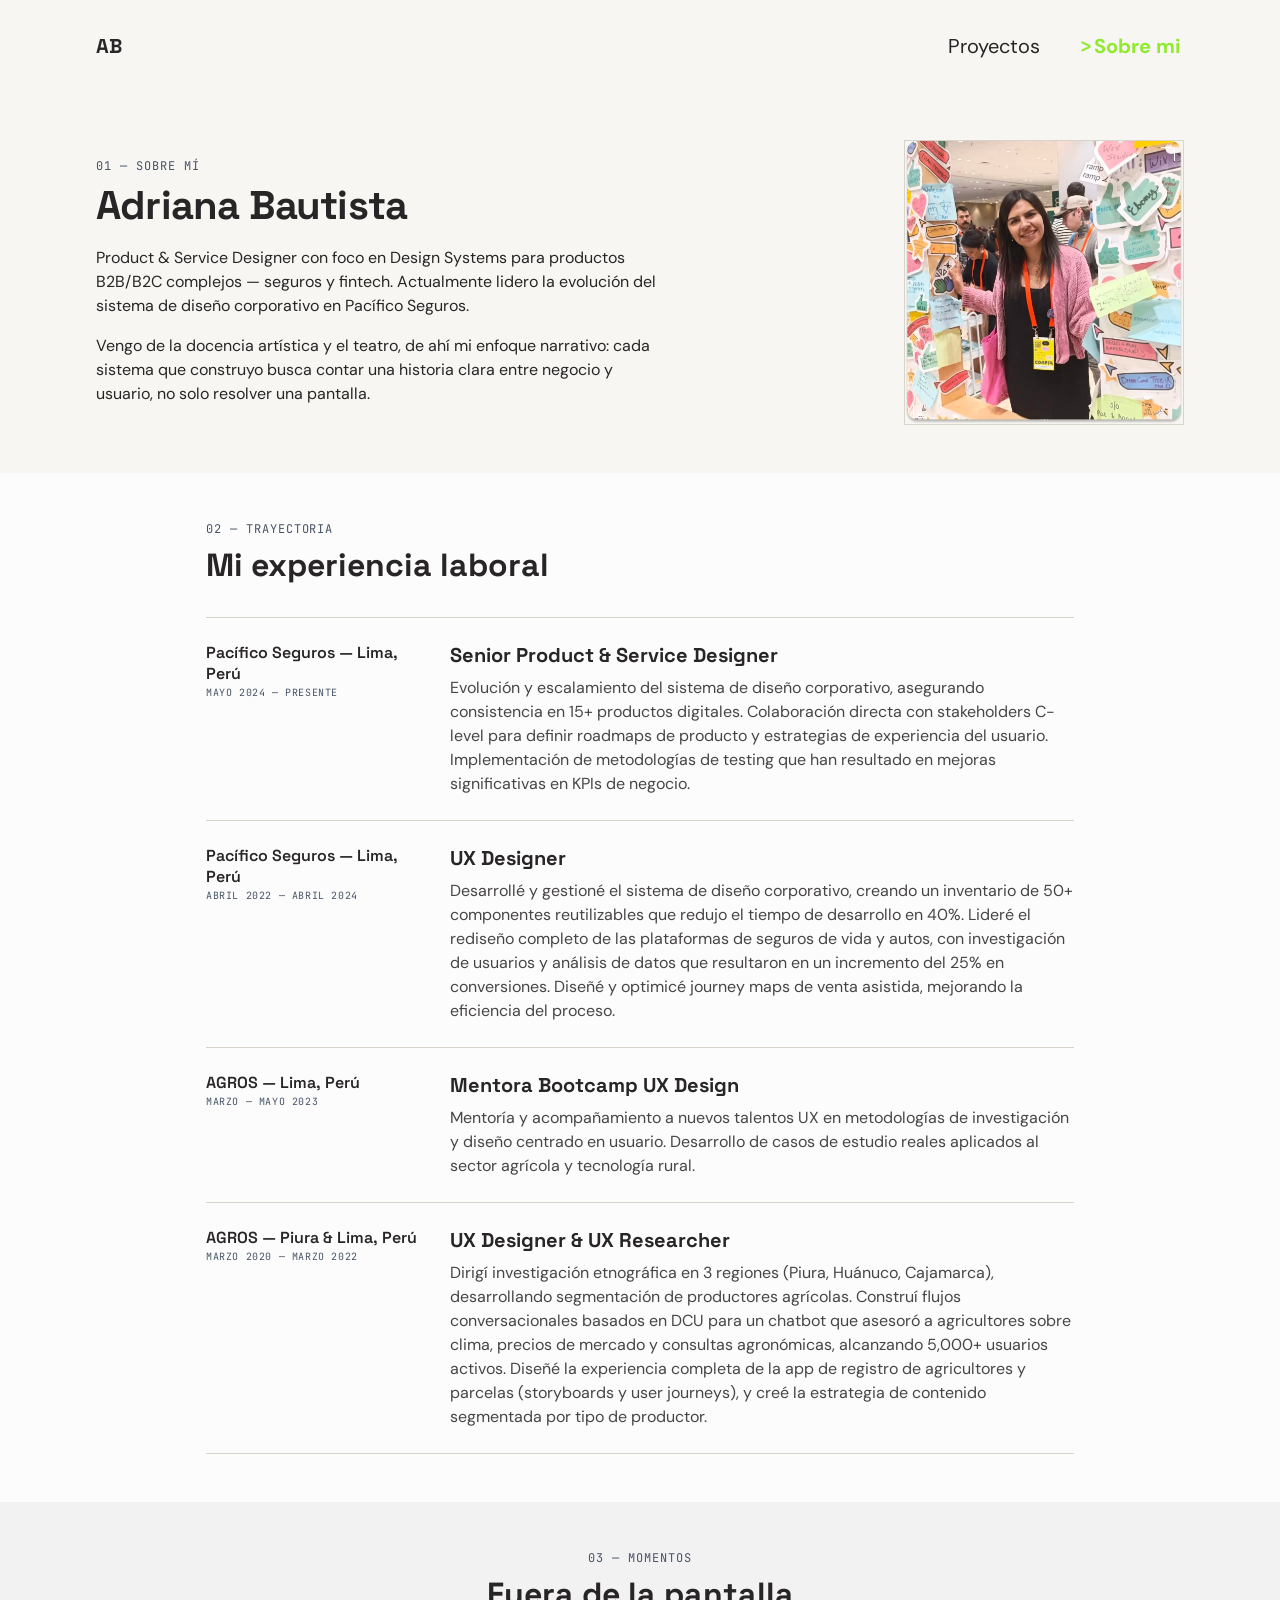
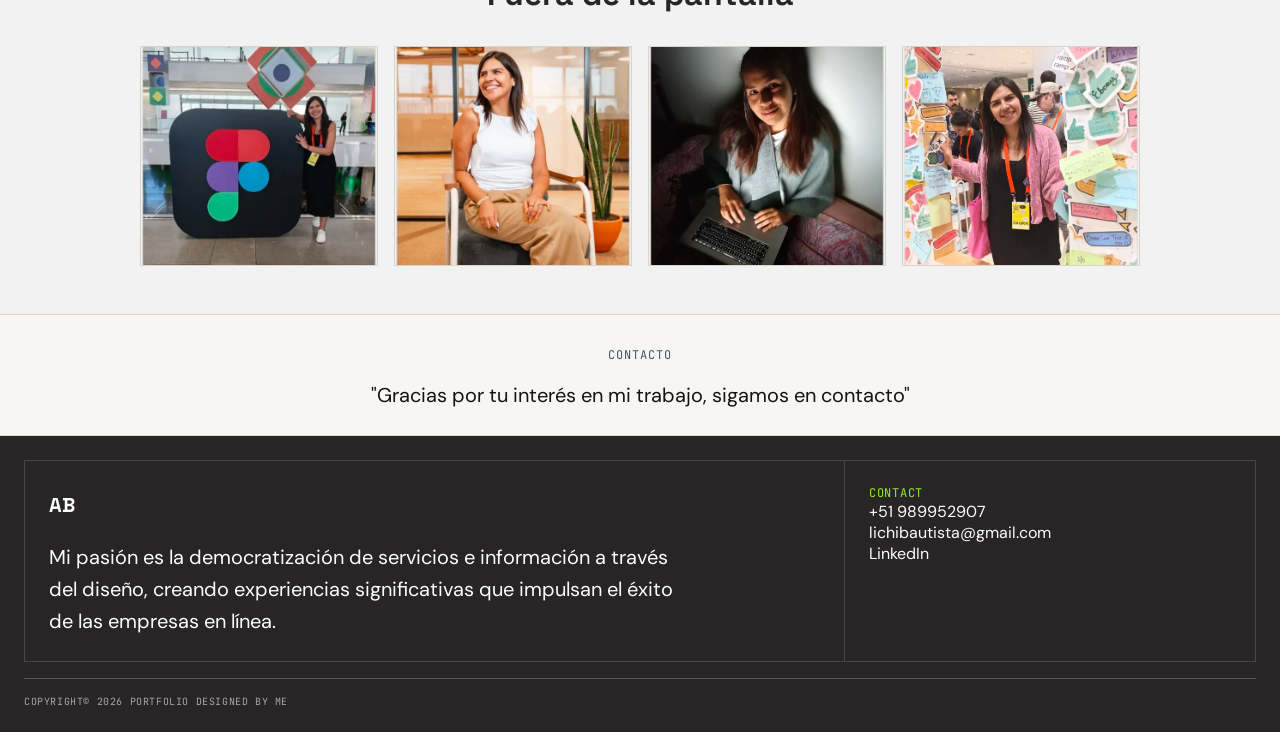
<file: index.html>
<!DOCTYPE html>
<html lang="es">
<head>
  <meta charset="UTF-8" />
  <meta name="viewport" content="width=device-width, initial-scale=1.0" />
  <title>Sobre mí — Adriana Bautista</title>
  <link rel="icon" type="image/svg+xml" href="favicon.svg" />
  <link rel="stylesheet" href="tokens.css?v=28" />
  <link rel="stylesheet" href="styles.css?v=28" />
</head>
<body>

  <!-- ===================== NAVBAR ===================== -->
  <header class="navbar">
    <a href="proyectos.html" class="navbar__logo">
      AB
      <span class="navbar__logo-tooltip">Volver al inicio</span>
    </a>
    <nav>
      <ul class="navbar__menu">
        <li><a href="proyectos.html" class="navbar__link">Proyectos</a></li>
        <li><a href="index.html" class="navbar__link navbar__link--active" aria-current="page">Sobre mi</a></li>
      </ul>
    </nav>
  </header>

  <!-- ===================== HERO ===================== -->
  <section class="about-hero">
    <div>
      <div class="about-hero__eyebrow" data-reveal>01 — sobre mí</div>
      <h1 class="about-hero__title" data-reveal>Adriana Bautista</h1>
      <p class="about-hero__bio" data-reveal>
        Product &amp; Service Designer con foco en Design Systems para
        productos B2B/B2C complejos — seguros y fintech. Actualmente lidero
        la evolución del sistema de diseño corporativo en Pacífico Seguros.
      </p>
      <p class="about-hero__bio" data-reveal>
        Vengo de la docencia artística y el teatro, de ahí mi enfoque
        narrativo: cada sistema que construyo busca contar una historia
        clara entre negocio y usuario, no solo resolver una pantalla.
      </p>
    </div>
    <div class="about-hero__photo" data-reveal>
      <img src="about-headshot.png" alt="Adriana Bautista" />
      <span class="about-hero__corner about-hero__corner--tr" aria-hidden="true"></span>
      <span class="about-hero__corner about-hero__corner--bl" aria-hidden="true"></span>
    </div>
  </section>

  <!-- ===================== TRAYECTORIA ===================== -->
  <section class="timeline-section">
    <div class="timeline-section__eyebrow" data-reveal>02 — trayectoria</div>
    <h2 class="timeline-section__title" data-reveal>Mi experiencia laboral</h2>

    <div class="timeline-entry" data-reveal>
      <div class="timeline-entry__meta">
        <span class="timeline-entry__company">Pacífico Seguros — Lima, Perú</span>
        <span class="timeline-entry__dates">Mayo 2024 — Presente</span>
      </div>
      <div>
        <h3 class="timeline-entry__role">Senior Product &amp; Service Designer</h3>
        <p class="timeline-entry__description">
          Evolución y escalamiento del sistema de diseño corporativo,
          asegurando consistencia en 15+ productos digitales. Colaboración
          directa con stakeholders C-level para definir roadmaps de producto
          y estrategias de experiencia del usuario. Implementación de
          metodologías de testing que han resultado en mejoras significativas
          en KPIs de negocio.
        </p>
      </div>
    </div>

    <div class="timeline-entry" data-reveal>
      <div class="timeline-entry__meta">
        <span class="timeline-entry__company">Pacífico Seguros — Lima, Perú</span>
        <span class="timeline-entry__dates">Abril 2022 — Abril 2024</span>
      </div>
      <div>
        <h3 class="timeline-entry__role">UX Designer</h3>
        <p class="timeline-entry__description">
          Desarrollé y gestioné el sistema de diseño corporativo, creando un
          inventario de 50+ componentes reutilizables que redujo el tiempo
          de desarrollo en 40%. Lideré el rediseño completo de las
          plataformas de seguros de vida y autos, con investigación de
          usuarios y análisis de datos que resultaron en un incremento del
          25% en conversiones. Diseñé y optimicé journey maps de venta
          asistida, mejorando la eficiencia del proceso.
        </p>
      </div>
    </div>

    <div class="timeline-entry" data-reveal>
      <div class="timeline-entry__meta">
        <span class="timeline-entry__company">AGROS — Lima, Perú</span>
        <span class="timeline-entry__dates">Marzo — Mayo 2023</span>
      </div>
      <div>
        <h3 class="timeline-entry__role">Mentora Bootcamp UX Design</h3>
        <p class="timeline-entry__description">
          Mentoría y acompañamiento a nuevos talentos UX en metodologías de
          investigación y diseño centrado en usuario. Desarrollo de casos
          de estudio reales aplicados al sector agrícola y tecnología rural.
        </p>
      </div>
    </div>

    <div class="timeline-entry" data-reveal>
      <div class="timeline-entry__meta">
        <span class="timeline-entry__company">AGROS — Piura &amp; Lima, Perú</span>
        <span class="timeline-entry__dates">Marzo 2020 — Marzo 2022</span>
      </div>
      <div>
        <h3 class="timeline-entry__role">UX Designer &amp; UX Researcher</h3>
        <p class="timeline-entry__description">
          Dirigí investigación etnográfica en 3 regiones (Piura, Huánuco,
          Cajamarca), desarrollando segmentación de productores agrícolas.
          Construí flujos conversacionales basados en DCU para un chatbot
          que asesoró a agricultores sobre clima, precios de mercado y
          consultas agronómicas, alcanzando 5,000+ usuarios activos. Diseñé
          la experiencia completa de la app de registro de agricultores y
          parcelas (storyboards y user journeys), y creé la estrategia de
          contenido segmentada por tipo de productor.
        </p>
      </div>
    </div>
  </section>

  <!-- ===================== MOMENTOS ===================== -->
  <section class="moments-section">
    <span class="moments-section__eyebrow" data-reveal>03 — momentos</span>
    <h2 class="moments-section__title" data-reveal>Fuera de la pantalla</h2>
    <div class="moments-grid" data-reveal>
      <img src="about-figma-config.png" alt="Adriana en Config, la conferencia de Figma" />
      <img src="about-conf-wall.png" alt="Adriana en una conferencia de diseño" />
      <img src="about-laboratoria.png" alt="Adriana en su graduación de Laboratoria" />
      <img src="about-headshot.png" alt="Adriana Bautista" />
    </div>
  </section>

  <!-- ===================== FOOTER ===================== -->
  <section class="footer-cta">
    <div class="footer-cta__eyebrow">contacto</div>
    "Gracias por tu interés en mi trabajo, sigamos en contacto"
  </section>

  <footer class="footer">
    <div class="footer__top">
      <div>
        <div class="navbar__logo" style="color: var(--color-secondary-10); margin-bottom: var(--space-16); cursor: default;">AB</div>
        <p class="footer__bio">
          Mi pasión es la democratización de servicios e información a través
          del diseño, creando experiencias significativas que impulsan el
          éxito de las empresas en línea.
        </p>
      </div>
      <div>
        <p class="footer__contact-title">Contact</p>
        <p class="footer__contact-item"><a href="tel:+51989952907">+51 989952907</a></p>
        <p class="footer__contact-item"><a href="mailto:lichibautista@gmail.com">lichibautista@gmail.com</a></p>
        <p class="footer__contact-item"><a href="https://www.linkedin.com/in/adrianabv/" target="_blank" rel="noopener">LinkedIn</a></p>
      </div>
    </div>
    <div class="footer__divider"></div>
    <p class="footer__copyright">Copyright© 2026 Portfolio designed by me</p>
  </footer>

  <button class="floating-avatar" id="floating-avatar" aria-label="Volver al inicio de la página" type="button">AB</button>

  <script src="main.js?v=28"></script>
</body>
</html>
</file>
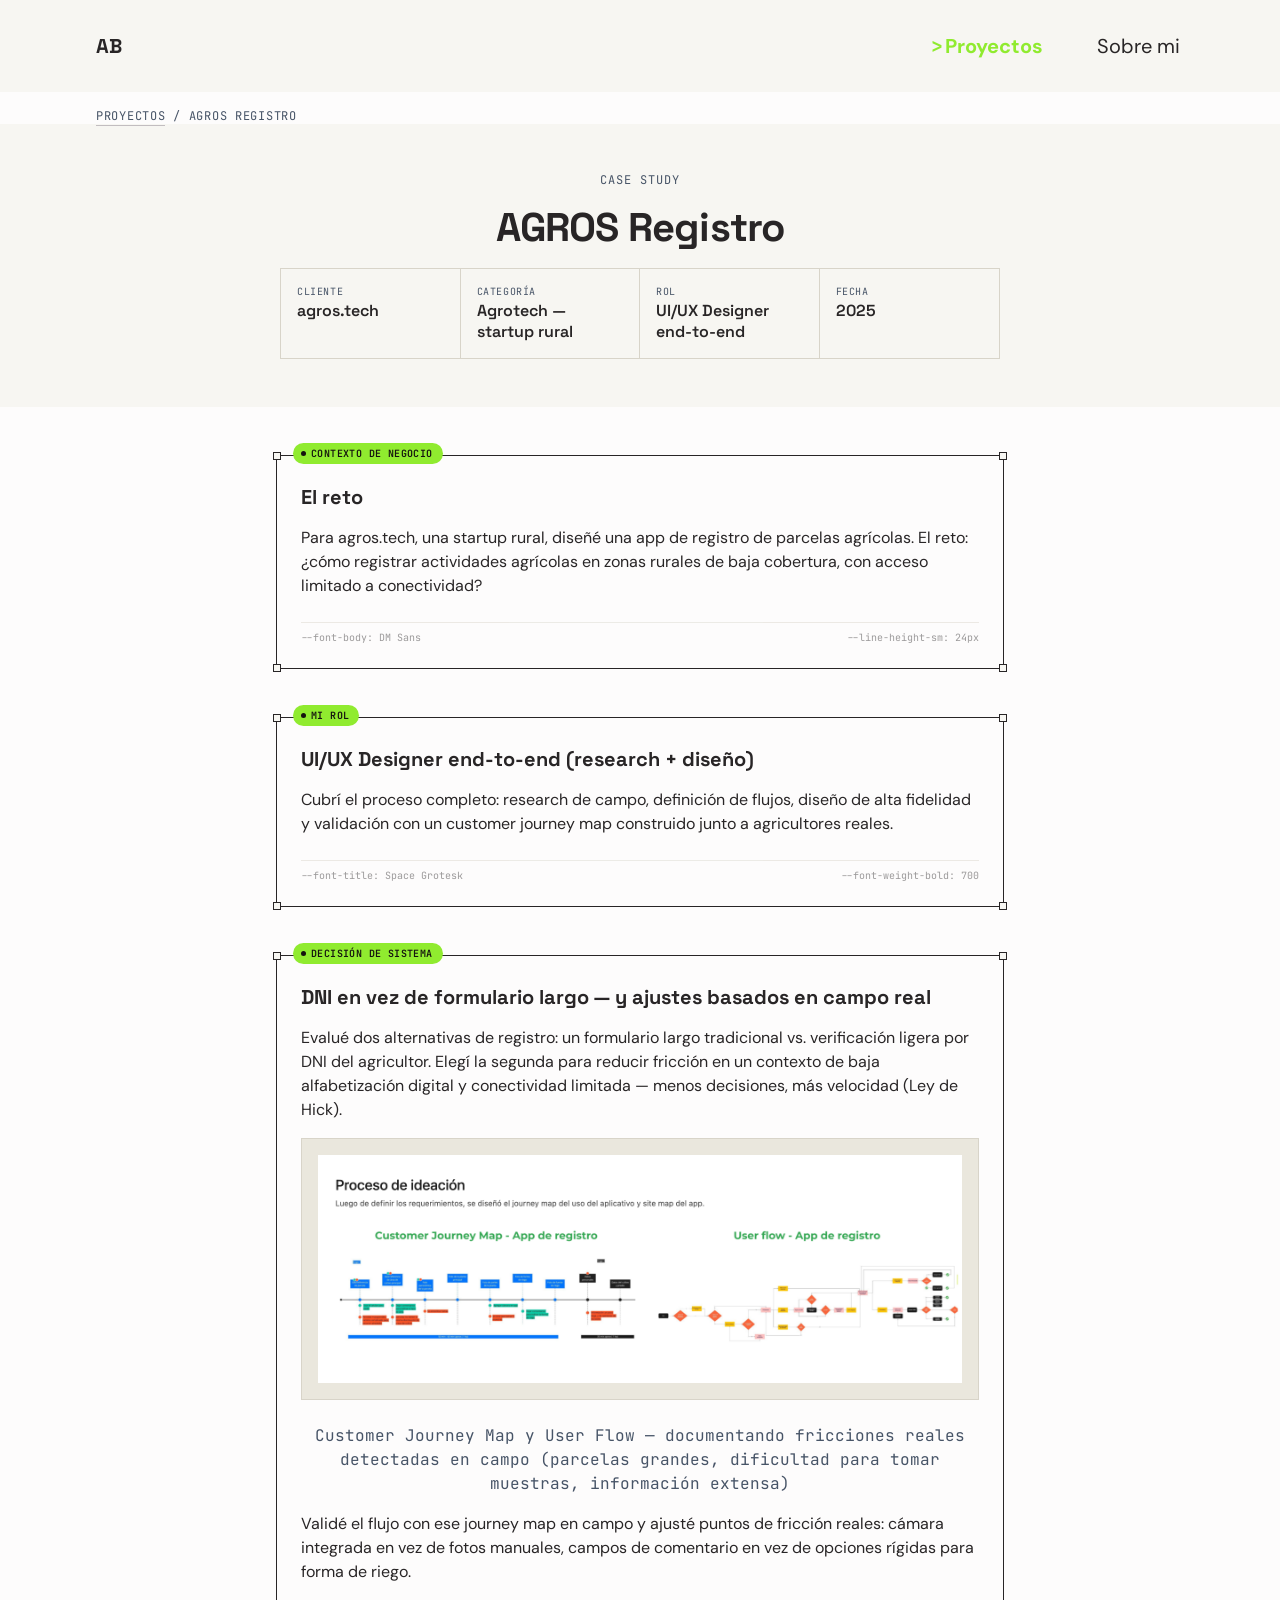
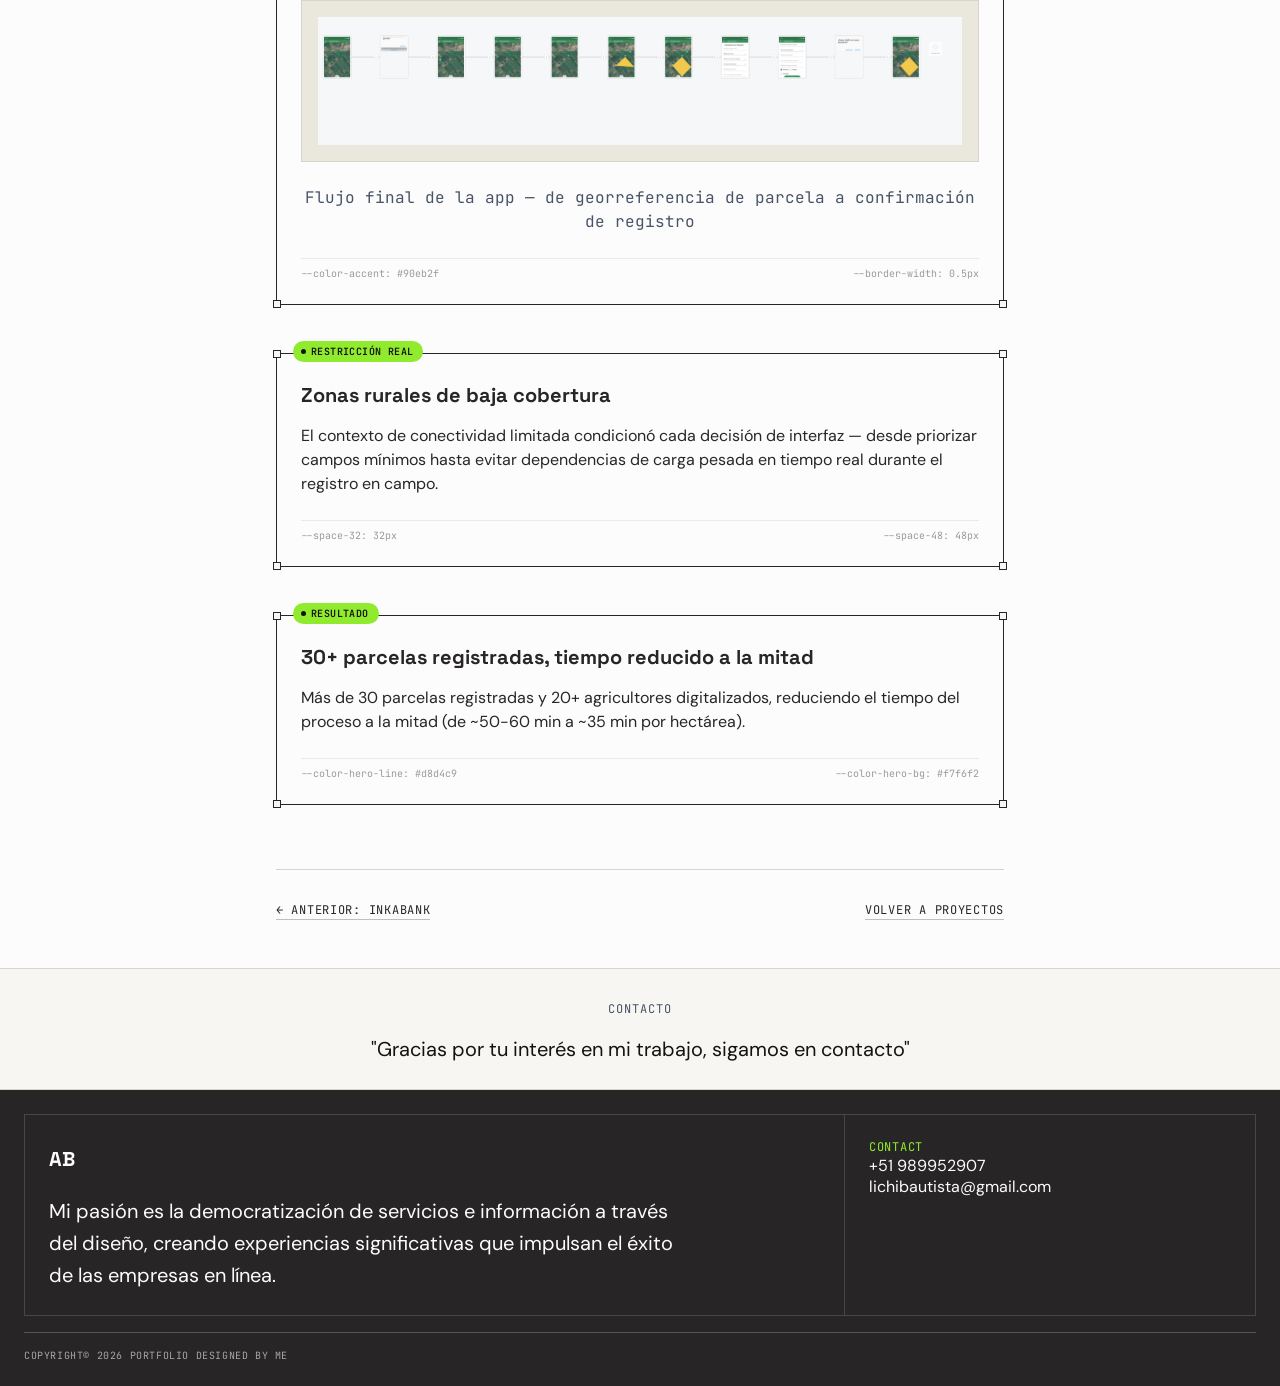
<file: agros.html>
<!DOCTYPE html>
<html lang="es">
<head>
  <meta charset="UTF-8" />
  <meta name="viewport" content="width=device-width, initial-scale=1.0" />
  <title>AGROS Registro — Adriana Bautista</title>
  <link rel="icon" type="image/svg+xml" href="favicon.svg" />
  <link rel="stylesheet" href="tokens.css?v=32" />
  <link rel="stylesheet" href="styles.css?v=32" />
</head>
<body>

  <!-- ===================== NAVBAR ===================== -->
  <header class="navbar">
    <a href="proyectos.html" class="navbar__logo">
      AB
      <span class="navbar__logo-tooltip">Volver al inicio</span>
    </a>
    <nav>
      <ul class="navbar__menu">
        <li><a href="proyectos.html" class="navbar__link navbar__link--active" aria-current="page">Proyectos</a></li>
        <li><a href="index.html" class="navbar__link">Sobre mi</a></li>
      </ul>
    </nav>
  </header>

  <!-- ===================== BREADCRUMB ===================== -->
  <nav class="case-breadcrumb">
    <a href="proyectos.html">Proyectos</a> / AGROS Registro
  </nav>

  <!-- ===================== CASE HERO ===================== -->
  <section class="case-hero">
    <span class="case-hero__eyebrow" data-reveal>case study</span>
    <h1 class="case-hero__title" data-reveal>AGROS Registro</h1>

    <div class="case-hero__meta" data-reveal>
      <div class="case-hero__meta-cell">
        <span class="case-hero__meta-label">Cliente</span>
        <span class="case-hero__meta-value">agros.tech</span>
      </div>
      <div class="case-hero__meta-cell">
        <span class="case-hero__meta-label">Categoría</span>
        <span class="case-hero__meta-value">Agrotech — startup rural</span>
      </div>
      <div class="case-hero__meta-cell">
        <span class="case-hero__meta-label">Rol</span>
        <span class="case-hero__meta-value">UI/UX Designer end-to-end</span>
      </div>
      <div class="case-hero__meta-cell">
        <span class="case-hero__meta-label">Fecha</span>
        <span class="case-hero__meta-value">2025</span>
      </div>
    </div>
  </section>

  <!-- ===================== CASE BODY ===================== -->
  <main class="case-body">

    <section class="case-section" data-reveal>
      <span class="case-frame__handle case-frame__handle--tl" aria-hidden="true"></span>
      <span class="case-frame__handle case-frame__handle--tr" aria-hidden="true"></span>
      <span class="case-frame__handle case-frame__handle--bl" aria-hidden="true"></span>
      <span class="case-frame__handle case-frame__handle--br" aria-hidden="true"></span>

      <span class="case-section__label">Contexto de negocio</span>
      <h2 class="case-section__title">El reto</h2>
      <p>
        Para agros.tech, una startup rural, diseñé una app de registro de
        parcelas agrícolas. El reto: ¿cómo registrar actividades agrícolas
        en zonas rurales de baja cobertura, con acceso limitado a
        conectividad?
      </p>
      <div class="case-section__tokens">
        <span>--font-body: DM Sans</span>
        <span>--line-height-sm: 24px</span>
      </div>
    </section>

    <section class="case-section" data-reveal>
      <span class="case-frame__handle case-frame__handle--tl" aria-hidden="true"></span>
      <span class="case-frame__handle case-frame__handle--tr" aria-hidden="true"></span>
      <span class="case-frame__handle case-frame__handle--bl" aria-hidden="true"></span>
      <span class="case-frame__handle case-frame__handle--br" aria-hidden="true"></span>

      <span class="case-section__label">Mi rol</span>
      <h2 class="case-section__title">UI/UX Designer end-to-end (research + diseño)</h2>
      <p>
        Cubrí el proceso completo: research de campo, definición de flujos,
        diseño de alta fidelidad y validación con un customer journey map
        construido junto a agricultores reales.
      </p>
      <div class="case-section__tokens">
        <span>--font-title: Space Grotesk</span>
        <span>--font-weight-bold: 700</span>
      </div>
    </section>

    <section class="case-section" data-reveal>
      <span class="case-frame__handle case-frame__handle--tl" aria-hidden="true"></span>
      <span class="case-frame__handle case-frame__handle--tr" aria-hidden="true"></span>
      <span class="case-frame__handle case-frame__handle--bl" aria-hidden="true"></span>
      <span class="case-frame__handle case-frame__handle--br" aria-hidden="true"></span>

      <span class="case-section__label">Decisión de sistema</span>
      <h2 class="case-section__title">DNI en vez de formulario largo — y ajustes basados en campo real</h2>
      <p>
        Evalué dos alternativas de registro: un formulario largo tradicional
        vs. verificación ligera por DNI del agricultor. Elegí la segunda
        para reducir fricción en un contexto de baja alfabetización digital
        y conectividad limitada — menos decisiones, más velocidad (Ley de
        Hick).
      </p>
      <div class="case-image">
        <img src="agros-cjm.png" alt="Customer Journey Map y User Flow del proceso de registro de AGROS, construidos con agricultores reales en campo" />
      </div>
      <p class="case-image__caption">Customer Journey Map y User Flow — documentando fricciones reales detectadas en campo (parcelas grandes, dificultad para tomar muestras, información extensa)</p>
      <p>
        Validé el flujo con ese journey map en campo y ajusté puntos de
        fricción reales: cámara integrada en vez de fotos manuales, campos
        de comentario en vez de opciones rígidas para forma de riego.
      </p>
      <div class="case-image">
        <img src="agros-flujo-app.png" alt="Flujo real de la app de registro AGROS: georreferencia de parcela, fotos de cultivo, datos personales" />
      </div>
      <p class="case-image__caption">Flujo final de la app — de georreferencia de parcela a confirmación de registro</p>
      <div class="case-section__tokens">
        <span>--color-accent: #90eb2f</span>
        <span>--border-width: 0.5px</span>
      </div>
    </section>

    <section class="case-section" data-reveal>
      <span class="case-frame__handle case-frame__handle--tl" aria-hidden="true"></span>
      <span class="case-frame__handle case-frame__handle--tr" aria-hidden="true"></span>
      <span class="case-frame__handle case-frame__handle--bl" aria-hidden="true"></span>
      <span class="case-frame__handle case-frame__handle--br" aria-hidden="true"></span>

      <span class="case-section__label">Restricción real</span>
      <h2 class="case-section__title">Zonas rurales de baja cobertura</h2>
      <p>
        El contexto de conectividad limitada condicionó cada decisión de
        interfaz — desde priorizar campos mínimos hasta evitar dependencias
        de carga pesada en tiempo real durante el registro en campo.
      </p>
      <div class="case-section__tokens">
        <span>--space-32: 32px</span>
        <span>--space-48: 48px</span>
      </div>
    </section>

    <section class="case-section" data-reveal>
      <span class="case-frame__handle case-frame__handle--tl" aria-hidden="true"></span>
      <span class="case-frame__handle case-frame__handle--tr" aria-hidden="true"></span>
      <span class="case-frame__handle case-frame__handle--bl" aria-hidden="true"></span>
      <span class="case-frame__handle case-frame__handle--br" aria-hidden="true"></span>

      <span class="case-section__label">Resultado</span>
      <h2 class="case-section__title">30+ parcelas registradas, tiempo reducido a la mitad</h2>
      <p>
        Más de 30 parcelas registradas y 20+ agricultores digitalizados,
        reduciendo el tiempo del proceso a la mitad (de ~50-60 min a ~35 min
        por hectárea).
      </p>
      <div class="case-section__tokens">
        <span>--color-hero-line: #d8d4c9</span>
        <span>--color-hero-bg: #f7f6f2</span>
      </div>
    </section>

    <div class="case-nav-footer">
      <a href="inkabank.html">← Anterior: Inkabank</a>
      <a href="proyectos.html">Volver a proyectos</a>
    </div>

  </main>

  <!-- ===================== FOOTER ===================== -->
  <section class="footer-cta">
    <div class="footer-cta__eyebrow">contacto</div>
    "Gracias por tu interés en mi trabajo, sigamos en contacto"
  </section>

  <footer class="footer">
    <div class="footer__top">
      <div>
        <div class="navbar__logo" style="color: var(--color-secondary-10); margin-bottom: var(--space-16); cursor: default;">AB</div>
        <p class="footer__bio">
          Mi pasión es la democratización de servicios e información a través
          del diseño, creando experiencias significativas que impulsan el
          éxito de las empresas en línea.
        </p>
      </div>
      <div>
        <p class="footer__contact-title">Contact</p>
        <p class="footer__contact-item"><a href="tel:+51989952907">+51 989952907</a></p>
        <p class="footer__contact-item"><a href="mailto:lichibautista@gmail.com">lichibautista@gmail.com</a></p>
      </div>
    </div>
    <div class="footer__divider"></div>
    <p class="footer__copyright">Copyright© 2026 Portfolio designed by me</p>
  </footer>

  <button class="floating-avatar" id="floating-avatar" aria-label="Volver al inicio de la página" type="button">AB</button>

  <script src="main.js?v=32"></script>
</body>
</html>
</file>
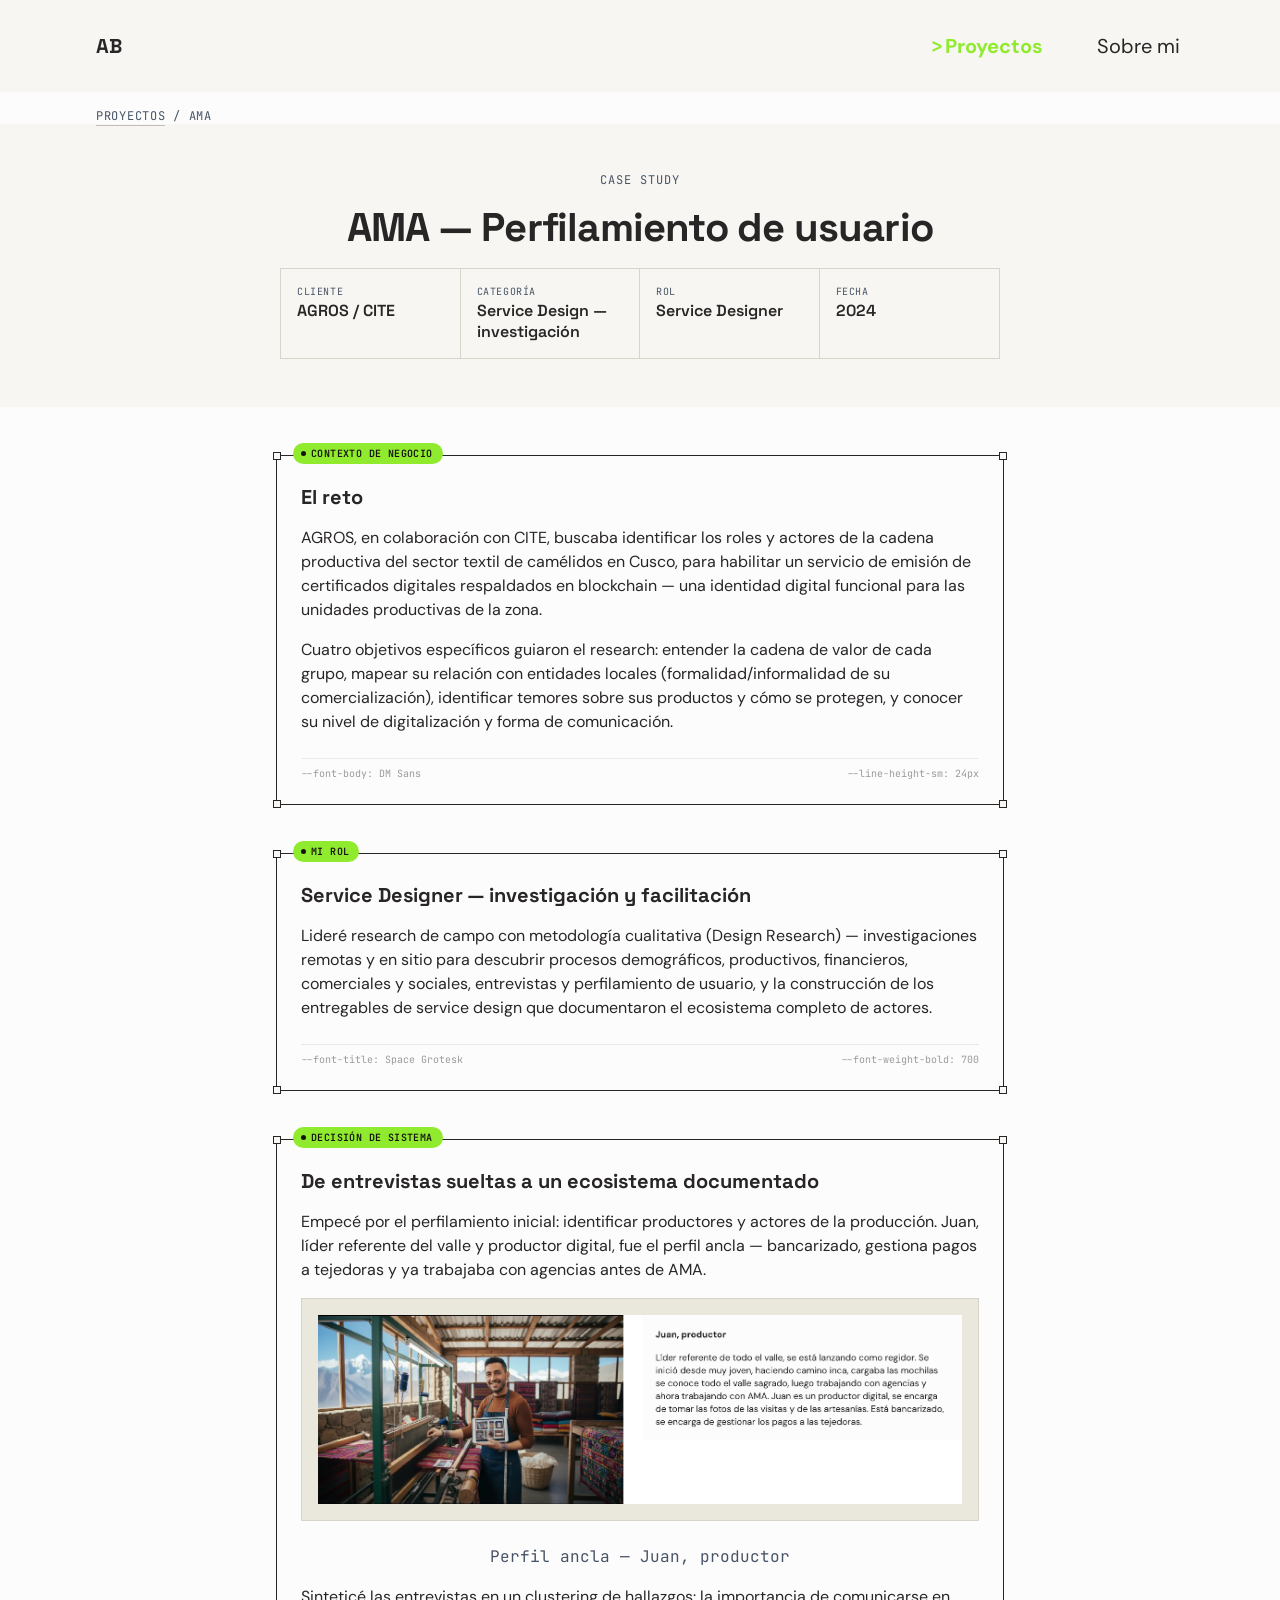
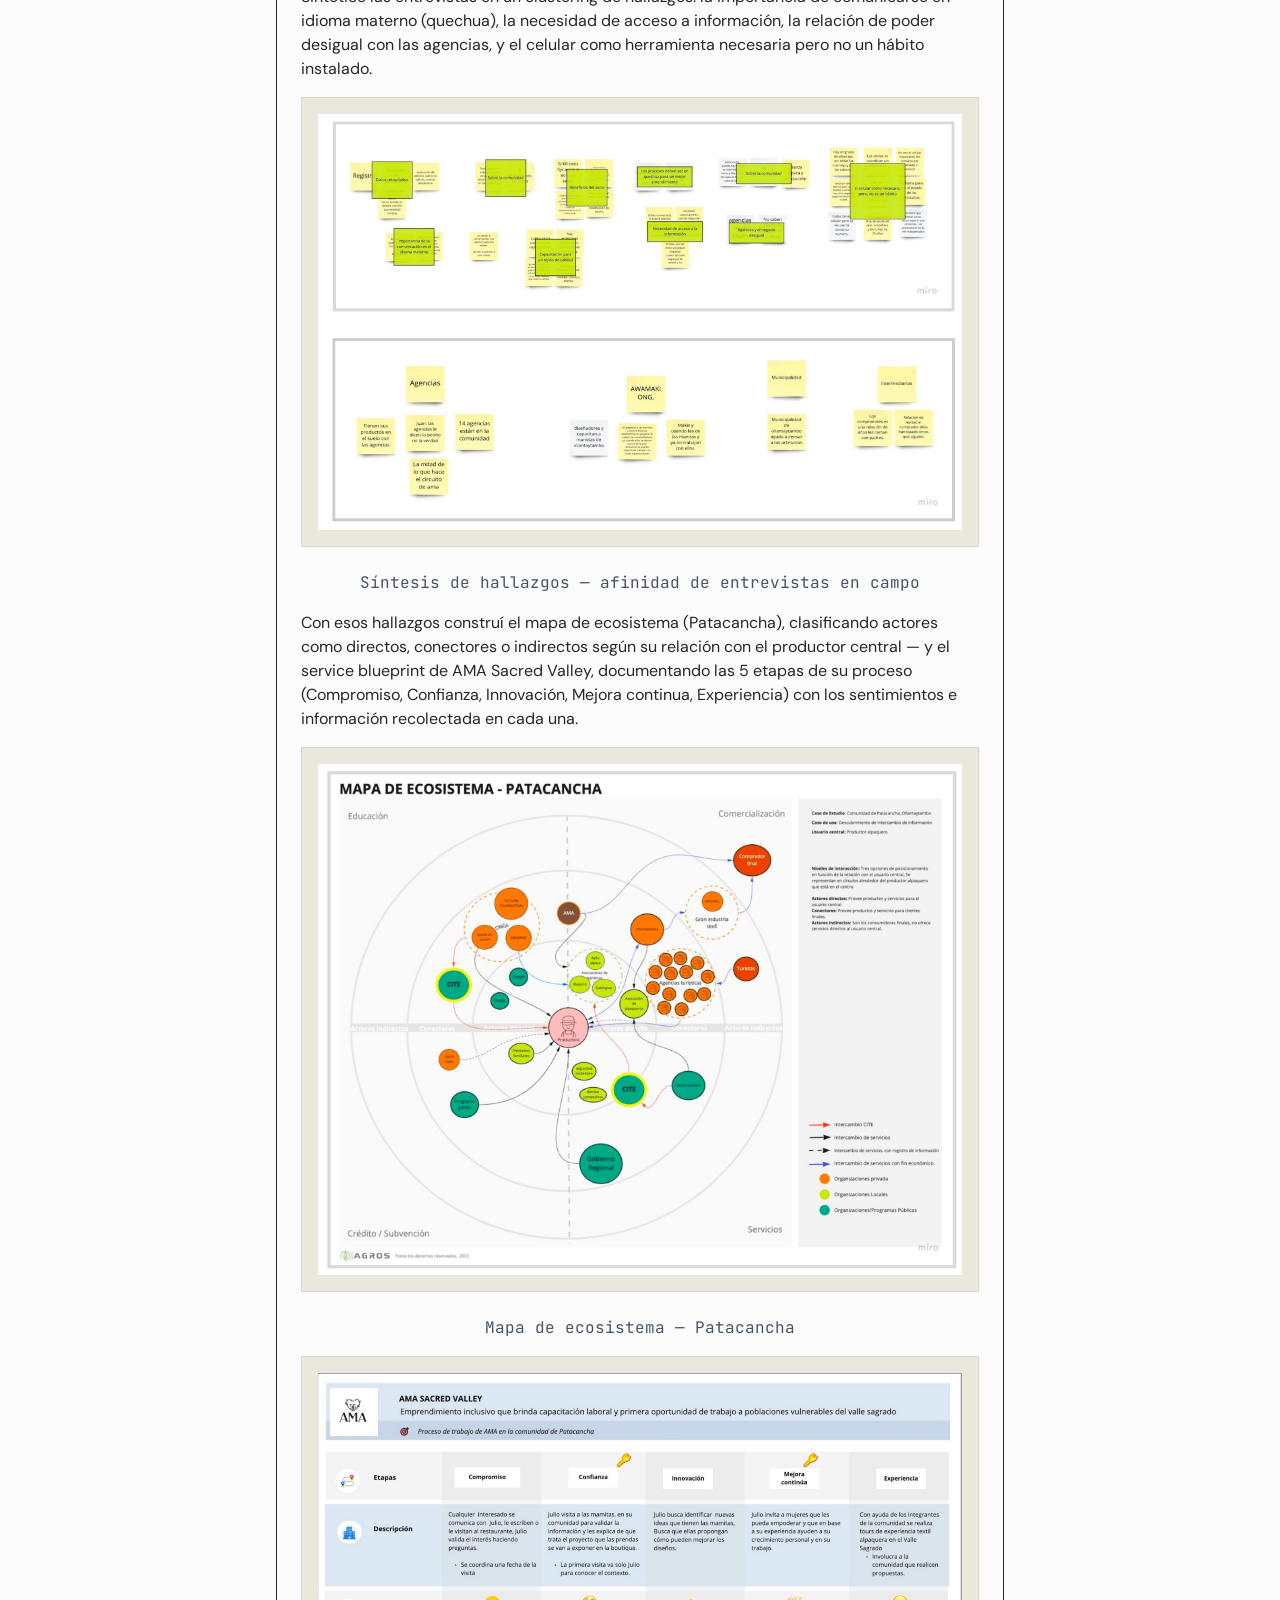
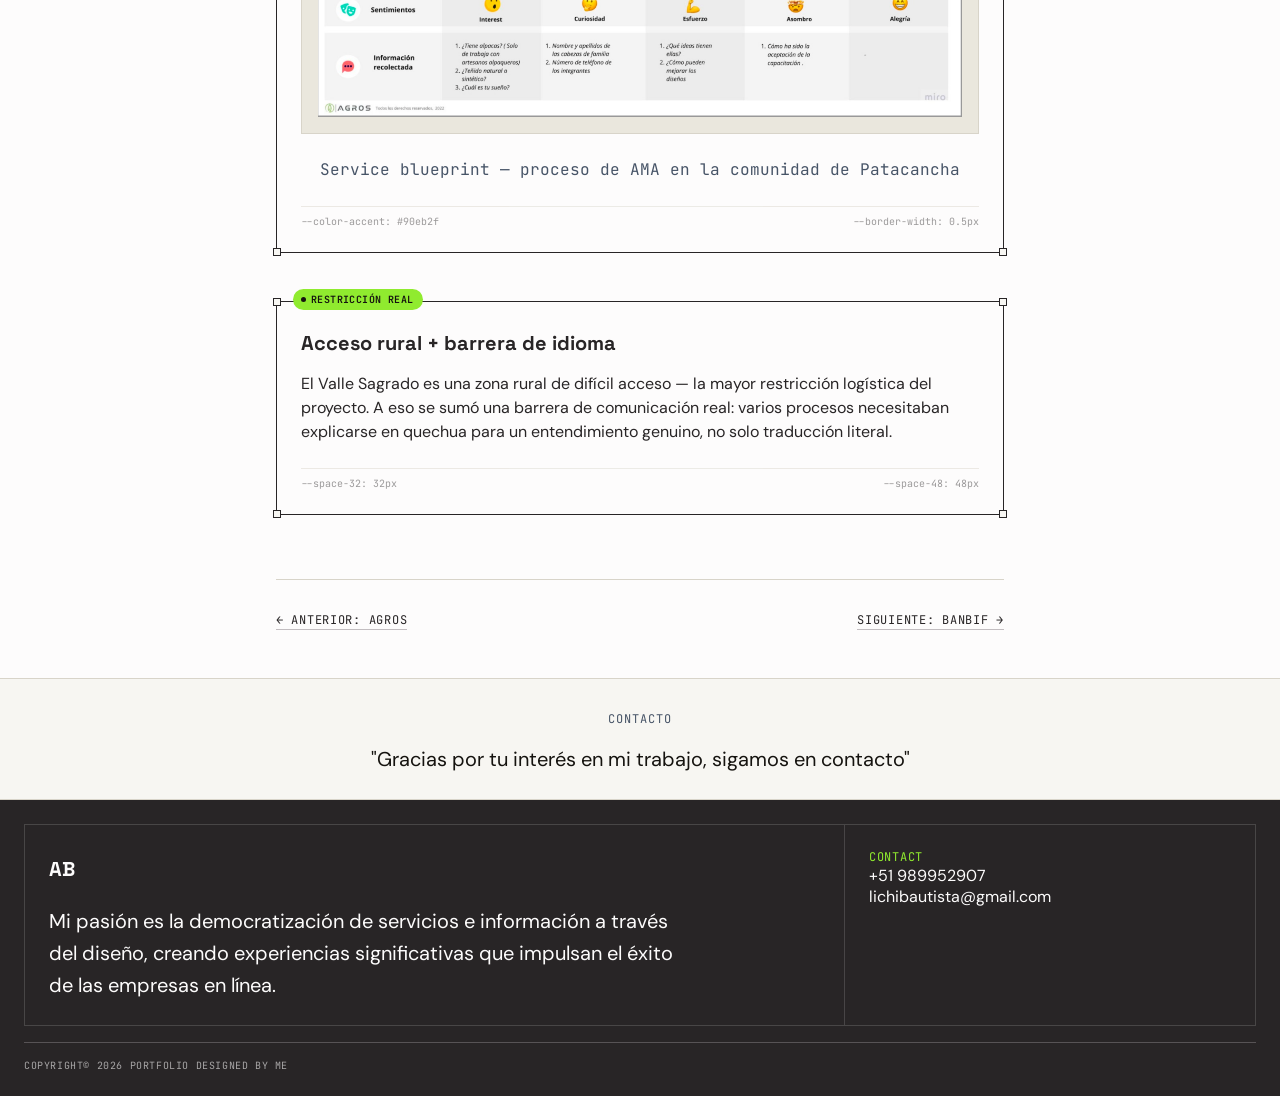
<file: ama.html>
<!DOCTYPE html>
<html lang="es">
<head>
  <meta charset="UTF-8" />
  <meta name="viewport" content="width=device-width, initial-scale=1.0" />
  <title>AMA — Adriana Bautista</title>
  <link rel="icon" type="image/svg+xml" href="favicon.svg" />
  <link rel="stylesheet" href="tokens.css?v=32" />
  <link rel="stylesheet" href="styles.css?v=32" />
</head>
<body>

  <!-- ===================== NAVBAR ===================== -->
  <header class="navbar">
    <a href="proyectos.html" class="navbar__logo">
      AB
      <span class="navbar__logo-tooltip">Volver al inicio</span>
    </a>
    <nav>
      <ul class="navbar__menu">
        <li><a href="proyectos.html" class="navbar__link navbar__link--active" aria-current="page">Proyectos</a></li>
        <li><a href="index.html" class="navbar__link">Sobre mi</a></li>
      </ul>
    </nav>
  </header>

  <!-- ===================== BREADCRUMB ===================== -->
  <nav class="case-breadcrumb">
    <a href="proyectos.html">Proyectos</a> / AMA
  </nav>

  <!-- ===================== CASE HERO ===================== -->
  <section class="case-hero">
    <span class="case-hero__eyebrow" data-reveal>case study</span>
    <h1 class="case-hero__title" data-reveal>AMA — Perfilamiento de usuario</h1>

    <div class="case-hero__meta" data-reveal>
      <div class="case-hero__meta-cell">
        <span class="case-hero__meta-label">Cliente</span>
        <span class="case-hero__meta-value">AGROS / CITE</span>
      </div>
      <div class="case-hero__meta-cell">
        <span class="case-hero__meta-label">Categoría</span>
        <span class="case-hero__meta-value">Service Design — investigación</span>
      </div>
      <div class="case-hero__meta-cell">
        <span class="case-hero__meta-label">Rol</span>
        <span class="case-hero__meta-value">Service Designer</span>
      </div>
      <div class="case-hero__meta-cell">
        <span class="case-hero__meta-label">Fecha</span>
        <span class="case-hero__meta-value">2024</span>
      </div>
    </div>
  </section>

  <!-- ===================== CASE BODY ===================== -->
  <main class="case-body">

    <section class="case-section" data-reveal>
      <span class="case-frame__handle case-frame__handle--tl" aria-hidden="true"></span>
      <span class="case-frame__handle case-frame__handle--tr" aria-hidden="true"></span>
      <span class="case-frame__handle case-frame__handle--bl" aria-hidden="true"></span>
      <span class="case-frame__handle case-frame__handle--br" aria-hidden="true"></span>

      <span class="case-section__label">Contexto de negocio</span>
      <h2 class="case-section__title">El reto</h2>
      <p>
        AGROS, en colaboración con CITE, buscaba identificar los roles y
        actores de la cadena productiva del sector textil de camélidos en
        Cusco, para habilitar un servicio de emisión de certificados
        digitales respaldados en blockchain — una identidad digital
        funcional para las unidades productivas de la zona.
      </p>
      <p>
        Cuatro objetivos específicos guiaron el research: entender la
        cadena de valor de cada grupo, mapear su relación con entidades
        locales (formalidad/informalidad de su comercialización),
        identificar temores sobre sus productos y cómo se protegen, y
        conocer su nivel de digitalización y forma de comunicación.
      </p>
      <div class="case-section__tokens">
        <span>--font-body: DM Sans</span>
        <span>--line-height-sm: 24px</span>
      </div>
    </section>

    <section class="case-section" data-reveal>
      <span class="case-frame__handle case-frame__handle--tl" aria-hidden="true"></span>
      <span class="case-frame__handle case-frame__handle--tr" aria-hidden="true"></span>
      <span class="case-frame__handle case-frame__handle--bl" aria-hidden="true"></span>
      <span class="case-frame__handle case-frame__handle--br" aria-hidden="true"></span>

      <span class="case-section__label">Mi rol</span>
      <h2 class="case-section__title">Service Designer — investigación y facilitación</h2>
      <p>
        Lideré research de campo con metodología cualitativa (Design
        Research) — investigaciones remotas y en sitio para descubrir
        procesos demográficos, productivos, financieros, comerciales y
        sociales, entrevistas y perfilamiento de usuario, y la construcción
        de los entregables de service design que documentaron el
        ecosistema completo de actores.
      </p>
      <div class="case-section__tokens">
        <span>--font-title: Space Grotesk</span>
        <span>--font-weight-bold: 700</span>
      </div>
    </section>

    <section class="case-section" data-reveal>
      <span class="case-frame__handle case-frame__handle--tl" aria-hidden="true"></span>
      <span class="case-frame__handle case-frame__handle--tr" aria-hidden="true"></span>
      <span class="case-frame__handle case-frame__handle--bl" aria-hidden="true"></span>
      <span class="case-frame__handle case-frame__handle--br" aria-hidden="true"></span>

      <span class="case-section__label">Decisión de sistema</span>
      <h2 class="case-section__title">De entrevistas sueltas a un ecosistema documentado</h2>
      <p>
        Empecé por el perfilamiento inicial: identificar productores y
        actores de la producción. Juan, líder referente del valle y
        productor digital, fue el perfil ancla — bancarizado, gestiona pagos
        a tejedoras y ya trabajaba con agencias antes de AMA.
      </p>
      <div class="case-image">
        <img src="ama-perfil-usuario.png" alt="Perfil de usuario: Juan, productor referente del Valle Sagrado" />
      </div>
      <p class="case-image__caption">Perfil ancla — Juan, productor</p>
      <p>
        Sinteticé las entrevistas en un clustering de hallazgos: la
        importancia de comunicarse en idioma materno (quechua), la
        necesidad de acceso a información, la relación de poder desigual
        con las agencias, y el celular como herramienta necesaria pero no
        un hábito instalado.
      </p>
      <div class="case-image">
        <img src="ama-cluster.png" alt="Clustering de hallazgos de investigación: comunicación en idioma materno, acceso a información, relación con agencias, uso del celular" />
      </div>
      <p class="case-image__caption">Síntesis de hallazgos — afinidad de entrevistas en campo</p>
      <p>
        Con esos hallazgos construí el mapa de ecosistema (Patacancha),
        clasificando actores como directos, conectores o indirectos según
        su relación con el productor central — y el service blueprint de
        AMA Sacred Valley, documentando las 5 etapas de su proceso
        (Compromiso, Confianza, Innovación, Mejora continua, Experiencia)
        con los sentimientos e información recolectada en cada una.
      </p>
      <div class="case-image">
        <img src="ama-mapa-actores.png" alt="Mapa de ecosistema de actores — Patacancha, clasificando actores directos, conectores e indirectos" />
      </div>
      <p class="case-image__caption">Mapa de ecosistema — Patacancha</p>
      <div class="case-image">
        <img src="ama-blueprint.png" alt="Service blueprint de AMA Sacred Valley: 5 etapas del proceso con sentimientos e información recolectada" />
      </div>
      <p class="case-image__caption">Service blueprint — proceso de AMA en la comunidad de Patacancha</p>
      <div class="case-section__tokens">
        <span>--color-accent: #90eb2f</span>
        <span>--border-width: 0.5px</span>
      </div>
    </section>

    <section class="case-section" data-reveal>
      <span class="case-frame__handle case-frame__handle--tl" aria-hidden="true"></span>
      <span class="case-frame__handle case-frame__handle--tr" aria-hidden="true"></span>
      <span class="case-frame__handle case-frame__handle--bl" aria-hidden="true"></span>
      <span class="case-frame__handle case-frame__handle--br" aria-hidden="true"></span>

      <span class="case-section__label">Restricción real</span>
      <h2 class="case-section__title">Acceso rural + barrera de idioma</h2>
      <p>
        El Valle Sagrado es una zona rural de difícil acceso — la mayor
        restricción logística del proyecto. A eso se sumó una barrera de
        comunicación real: varios procesos necesitaban explicarse en
        quechua para un entendimiento genuino, no solo traducción literal.
      </p>
      <div class="case-section__tokens">
        <span>--space-32: 32px</span>
        <span>--space-48: 48px</span>
      </div>
    </section>

    <div class="case-nav-footer">
      <a href="agros.html">← Anterior: AGROS</a>
      <a href="banbif.html">Siguiente: Banbif →</a>
    </div>

  </main>

  <!-- ===================== FOOTER ===================== -->
  <section class="footer-cta">
    <div class="footer-cta__eyebrow">contacto</div>
    "Gracias por tu interés en mi trabajo, sigamos en contacto"
  </section>

  <footer class="footer">
    <div class="footer__top">
      <div>
        <div class="navbar__logo" style="color: var(--color-secondary-10); margin-bottom: var(--space-16); cursor: default;">AB</div>
        <p class="footer__bio">
          Mi pasión es la democratización de servicios e información a través
          del diseño, creando experiencias significativas que impulsan el
          éxito de las empresas en línea.
        </p>
      </div>
      <div>
        <p class="footer__contact-title">Contact</p>
        <p class="footer__contact-item"><a href="tel:+51989952907">+51 989952907</a></p>
        <p class="footer__contact-item"><a href="mailto:lichibautista@gmail.com">lichibautista@gmail.com</a></p>
      </div>
    </div>
    <div class="footer__divider"></div>
    <p class="footer__copyright">Copyright© 2026 Portfolio designed by me</p>
  </footer>

  <button class="floating-avatar" id="floating-avatar" aria-label="Volver al inicio de la página" type="button">AB</button>

  <script src="main.js?v=32"></script>
</body>
</html>
</file>
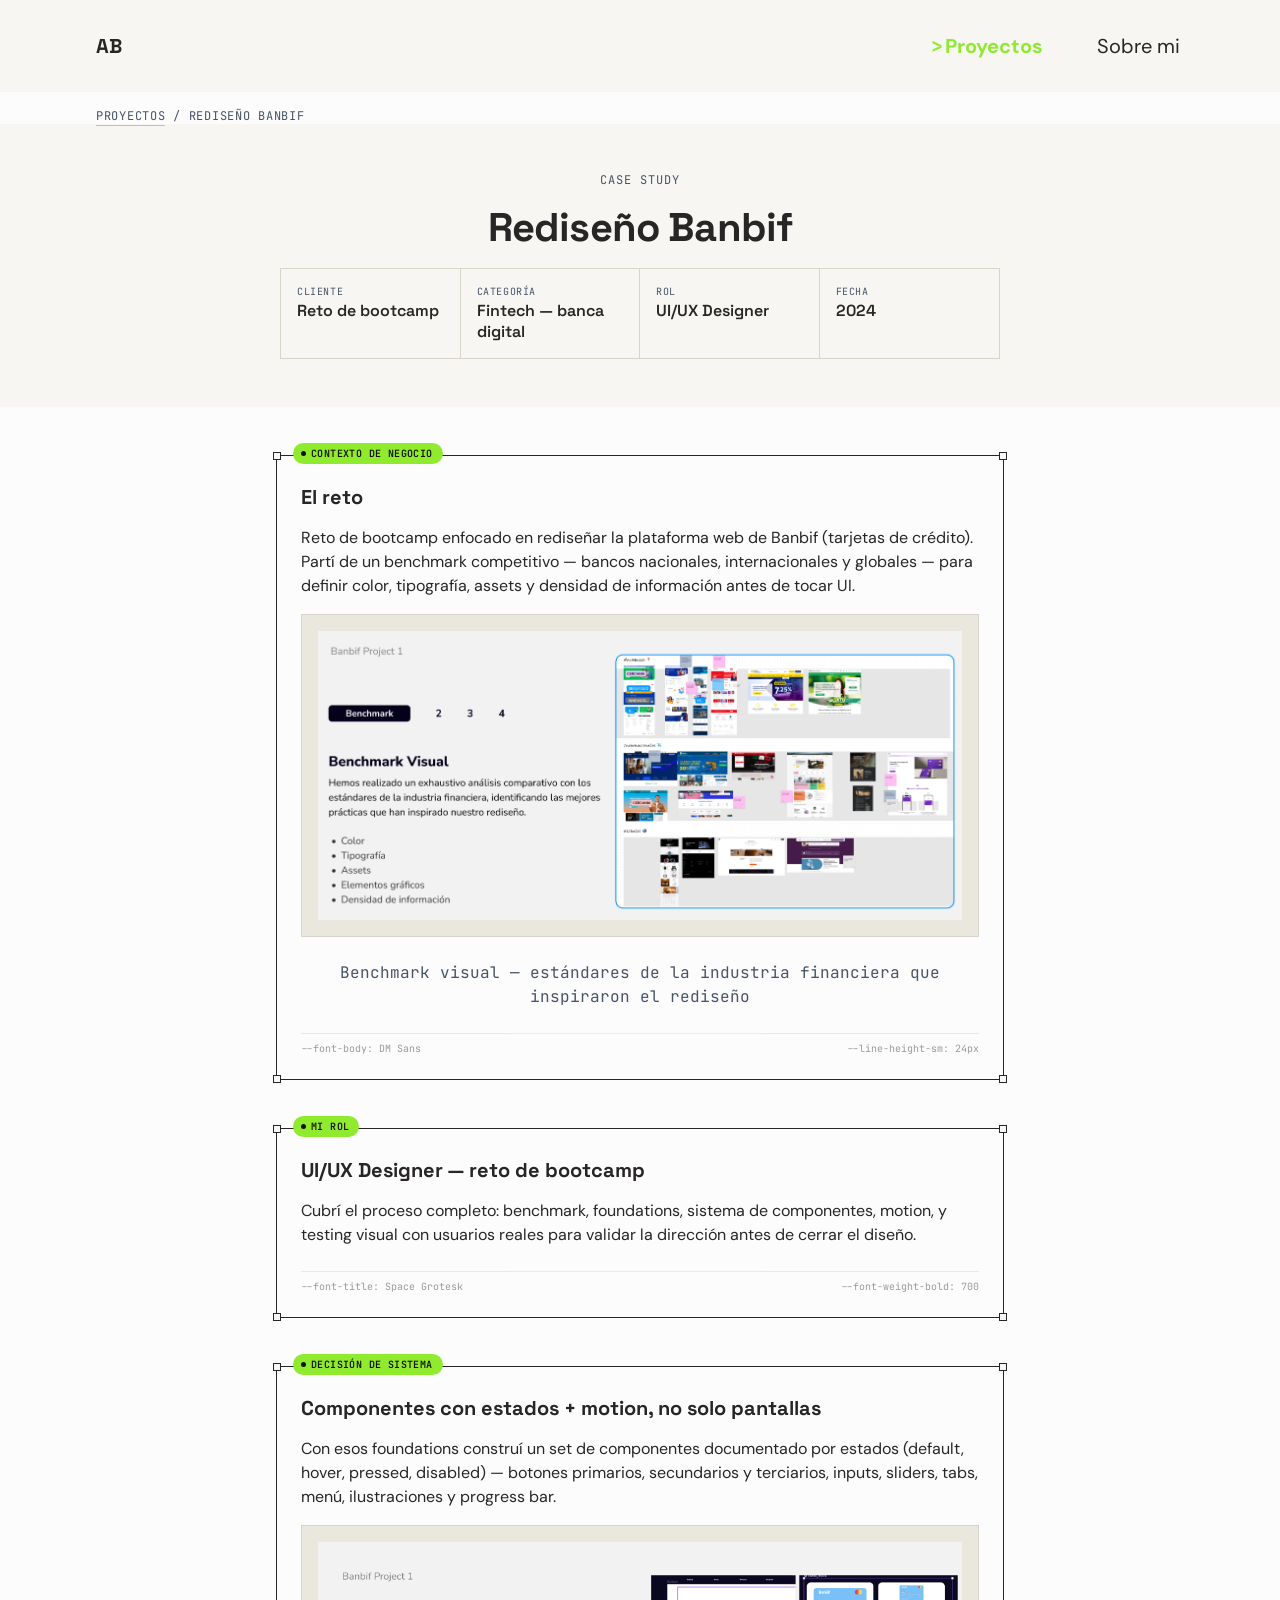
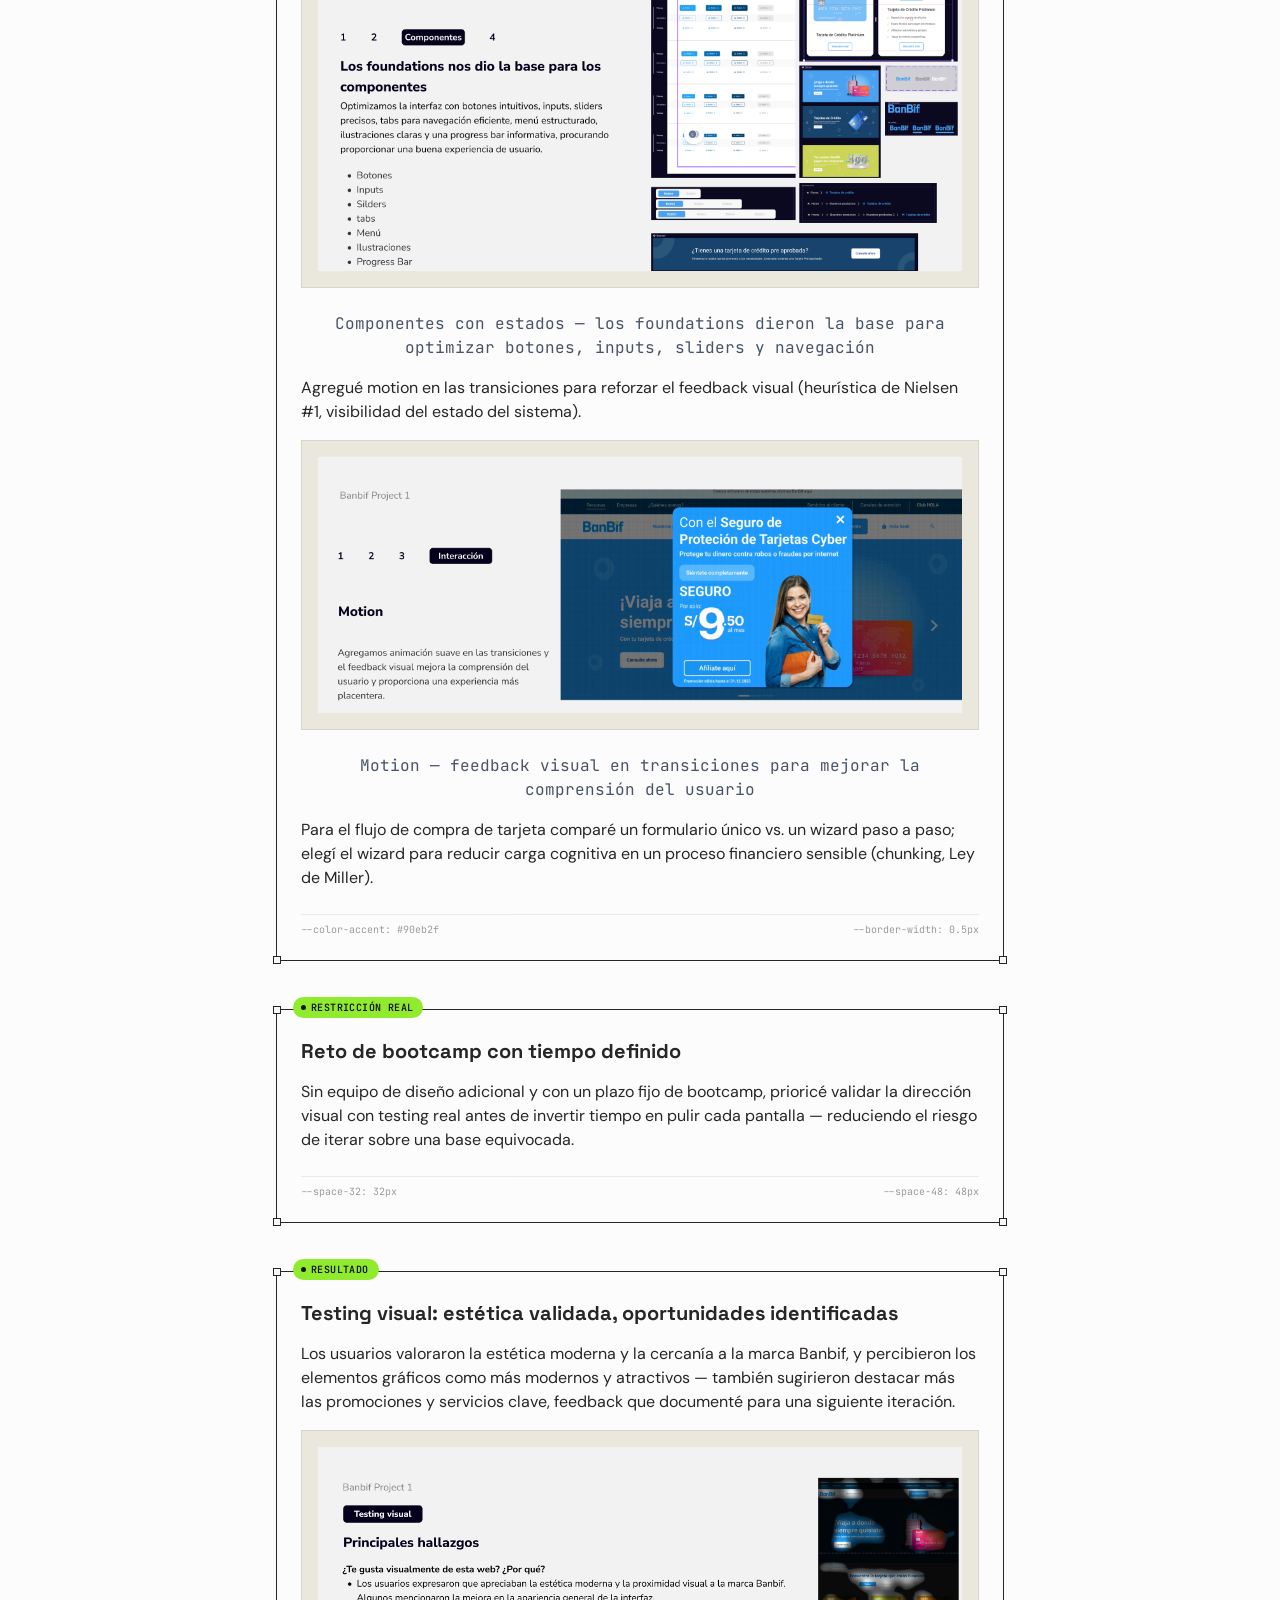
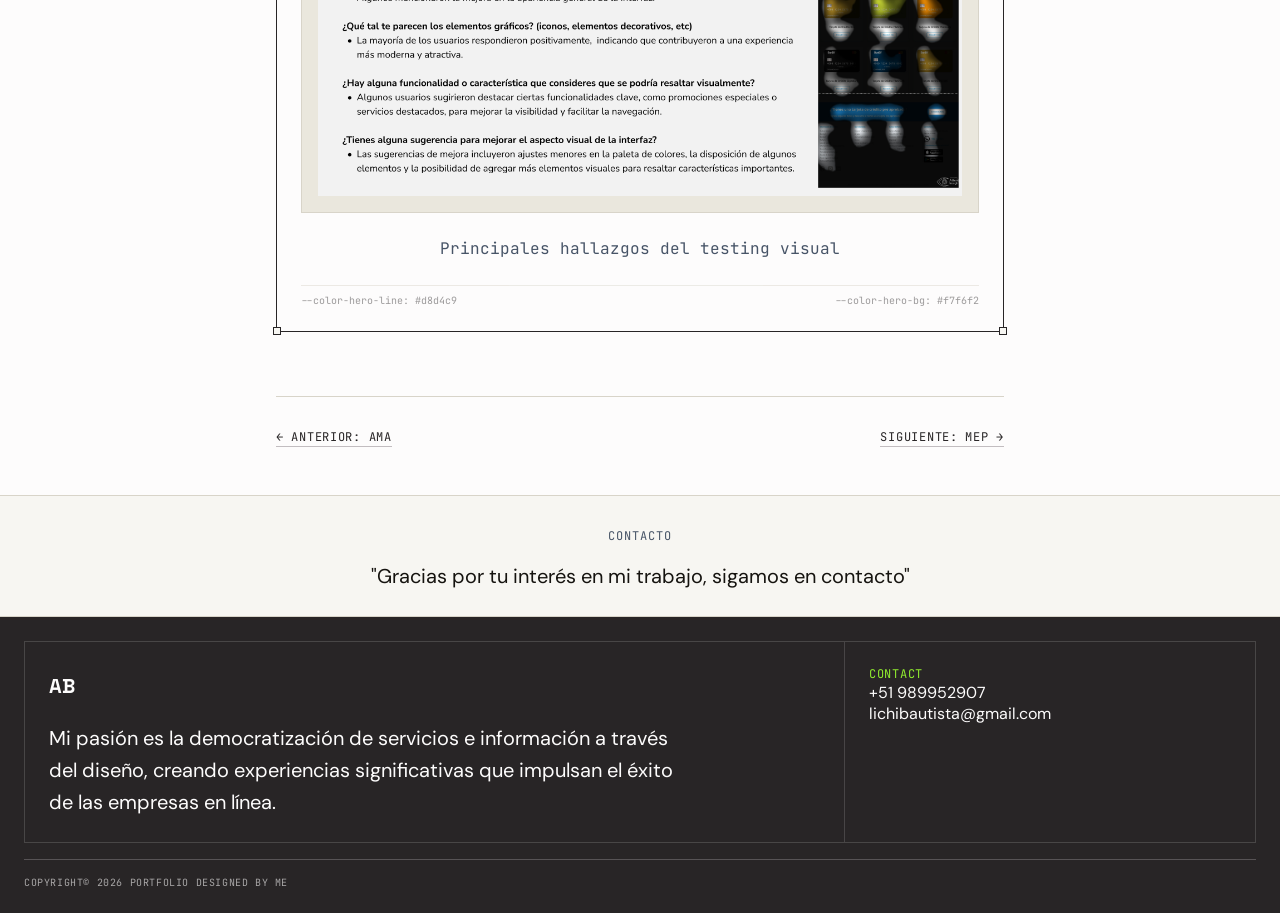
<file: banbif.html>
<!DOCTYPE html>
<html lang="es">
<head>
  <meta charset="UTF-8" />
  <meta name="viewport" content="width=device-width, initial-scale=1.0" />
  <title>Banbif — Adriana Bautista</title>
  <link rel="icon" type="image/svg+xml" href="favicon.svg" />
  <link rel="stylesheet" href="tokens.css?v=32" />
  <link rel="stylesheet" href="styles.css?v=32" />
</head>
<body>

  <!-- ===================== NAVBAR ===================== -->
  <header class="navbar">
    <a href="proyectos.html" class="navbar__logo">
      AB
      <span class="navbar__logo-tooltip">Volver al inicio</span>
    </a>
    <nav>
      <ul class="navbar__menu">
        <li><a href="proyectos.html" class="navbar__link navbar__link--active" aria-current="page">Proyectos</a></li>
        <li><a href="index.html" class="navbar__link">Sobre mi</a></li>
      </ul>
    </nav>
  </header>

  <!-- ===================== BREADCRUMB ===================== -->
  <nav class="case-breadcrumb">
    <a href="proyectos.html">Proyectos</a> / Rediseño Banbif
  </nav>

  <!-- ===================== CASE HERO ===================== -->
  <section class="case-hero">
    <span class="case-hero__eyebrow" data-reveal>case study</span>
    <h1 class="case-hero__title" data-reveal>Rediseño Banbif</h1>

    <div class="case-hero__meta" data-reveal>
      <div class="case-hero__meta-cell">
        <span class="case-hero__meta-label">Cliente</span>
        <span class="case-hero__meta-value">Reto de bootcamp</span>
      </div>
      <div class="case-hero__meta-cell">
        <span class="case-hero__meta-label">Categoría</span>
        <span class="case-hero__meta-value">Fintech — banca digital</span>
      </div>
      <div class="case-hero__meta-cell">
        <span class="case-hero__meta-label">Rol</span>
        <span class="case-hero__meta-value">UI/UX Designer</span>
      </div>
      <div class="case-hero__meta-cell">
        <span class="case-hero__meta-label">Fecha</span>
        <span class="case-hero__meta-value">2024</span>
      </div>
    </div>
  </section>

  <!-- ===================== CASE BODY ===================== -->
  <main class="case-body">

    <section class="case-section" data-reveal>
      <span class="case-frame__handle case-frame__handle--tl" aria-hidden="true"></span>
      <span class="case-frame__handle case-frame__handle--tr" aria-hidden="true"></span>
      <span class="case-frame__handle case-frame__handle--bl" aria-hidden="true"></span>
      <span class="case-frame__handle case-frame__handle--br" aria-hidden="true"></span>

      <span class="case-section__label">Contexto de negocio</span>
      <h2 class="case-section__title">El reto</h2>
      <p>
        Reto de bootcamp enfocado en rediseñar la plataforma web de Banbif
        (tarjetas de crédito). Partí de un benchmark competitivo — bancos
        nacionales, internacionales y globales — para definir color,
        tipografía, assets y densidad de información antes de tocar UI.
      </p>
      <div class="case-image">
        <img src="banbif-benchmark.png" alt="Benchmark visual de bancos nacionales, internacionales y globales — color, tipografía, assets, densidad de información" />
      </div>
      <p class="case-image__caption">Benchmark visual — estándares de la industria financiera que inspiraron el rediseño</p>
      <div class="case-section__tokens">
        <span>--font-body: DM Sans</span>
        <span>--line-height-sm: 24px</span>
      </div>
    </section>

    <section class="case-section" data-reveal>
      <span class="case-frame__handle case-frame__handle--tl" aria-hidden="true"></span>
      <span class="case-frame__handle case-frame__handle--tr" aria-hidden="true"></span>
      <span class="case-frame__handle case-frame__handle--bl" aria-hidden="true"></span>
      <span class="case-frame__handle case-frame__handle--br" aria-hidden="true"></span>

      <span class="case-section__label">Mi rol</span>
      <h2 class="case-section__title">UI/UX Designer — reto de bootcamp</h2>
      <p>
        Cubrí el proceso completo: benchmark, foundations, sistema de
        componentes, motion, y testing visual con usuarios reales para
        validar la dirección antes de cerrar el diseño.
      </p>
      <div class="case-section__tokens">
        <span>--font-title: Space Grotesk</span>
        <span>--font-weight-bold: 700</span>
      </div>
    </section>

    <section class="case-section" data-reveal>
      <span class="case-frame__handle case-frame__handle--tl" aria-hidden="true"></span>
      <span class="case-frame__handle case-frame__handle--tr" aria-hidden="true"></span>
      <span class="case-frame__handle case-frame__handle--bl" aria-hidden="true"></span>
      <span class="case-frame__handle case-frame__handle--br" aria-hidden="true"></span>

      <span class="case-section__label">Decisión de sistema</span>
      <h2 class="case-section__title">Componentes con estados + motion, no solo pantallas</h2>
      <p>
        Con esos foundations construí un set de componentes documentado por
        estados (default, hover, pressed, disabled) — botones primarios,
        secundarios y terciarios, inputs, sliders, tabs, menú, ilustraciones
        y progress bar.
      </p>
      <div class="case-image">
        <img src="banbif-componentes.png" alt="Sistema de componentes de Banbif documentado por estados: botones, inputs, sliders, tabs, banners" />
      </div>
      <p class="case-image__caption">Componentes con estados — los foundations dieron la base para optimizar botones, inputs, sliders y navegación</p>
      <p>
        Agregué motion en las transiciones para reforzar el feedback visual
        (heurística de Nielsen #1, visibilidad del estado del sistema).
      </p>
      <div class="case-image">
        <img src="banbif-motion.png" alt="Motion en transiciones e interacciones del rediseño de Banbif" />
      </div>
      <p class="case-image__caption">Motion — feedback visual en transiciones para mejorar la comprensión del usuario</p>
      <p>
        Para el flujo de compra de tarjeta comparé un formulario único vs.
        un wizard paso a paso; elegí el wizard para reducir carga cognitiva
        en un proceso financiero sensible (chunking, Ley de Miller).
      </p>
      <div class="case-section__tokens">
        <span>--color-accent: #90eb2f</span>
        <span>--border-width: 0.5px</span>
      </div>
    </section>

    <section class="case-section" data-reveal>
      <span class="case-frame__handle case-frame__handle--tl" aria-hidden="true"></span>
      <span class="case-frame__handle case-frame__handle--tr" aria-hidden="true"></span>
      <span class="case-frame__handle case-frame__handle--bl" aria-hidden="true"></span>
      <span class="case-frame__handle case-frame__handle--br" aria-hidden="true"></span>

      <span class="case-section__label">Restricción real</span>
      <h2 class="case-section__title">Reto de bootcamp con tiempo definido</h2>
      <p>
        Sin equipo de diseño adicional y con un plazo fijo de bootcamp,
        prioricé validar la dirección visual con testing real antes de
        invertir tiempo en pulir cada pantalla — reduciendo el riesgo de
        iterar sobre una base equivocada.
      </p>
      <div class="case-section__tokens">
        <span>--space-32: 32px</span>
        <span>--space-48: 48px</span>
      </div>
    </section>

    <section class="case-section" data-reveal>
      <span class="case-frame__handle case-frame__handle--tl" aria-hidden="true"></span>
      <span class="case-frame__handle case-frame__handle--tr" aria-hidden="true"></span>
      <span class="case-frame__handle case-frame__handle--bl" aria-hidden="true"></span>
      <span class="case-frame__handle case-frame__handle--br" aria-hidden="true"></span>

      <span class="case-section__label">Resultado</span>
      <h2 class="case-section__title">Testing visual: estética validada, oportunidades identificadas</h2>
      <p>
        Los usuarios valoraron la estética moderna y la cercanía a la marca
        Banbif, y percibieron los elementos gráficos como más modernos y
        atractivos — también sugirieron destacar más las promociones y
        servicios clave, feedback que documenté para una siguiente
        iteración.
      </p>
      <div class="case-image">
        <img src="banbif-testing.png" alt="Hallazgos del testing visual de Banbif: percepción de estética, elementos gráficos y sugerencias de usuarios" />
      </div>
      <p class="case-image__caption">Principales hallazgos del testing visual</p>
      <div class="case-section__tokens">
        <span>--color-hero-line: #d8d4c9</span>
        <span>--color-hero-bg: #f7f6f2</span>
      </div>
    </section>

    <div class="case-nav-footer">
      <a href="ama.html">← Anterior: AMA</a>
      <a href="mep.html">Siguiente: MEP →</a>
    </div>

  </main>

  <!-- ===================== FOOTER ===================== -->
  <section class="footer-cta">
    <div class="footer-cta__eyebrow">contacto</div>
    "Gracias por tu interés en mi trabajo, sigamos en contacto"
  </section>

  <footer class="footer">
    <div class="footer__top">
      <div>
        <div class="navbar__logo" style="color: var(--color-secondary-10); margin-bottom: var(--space-16); cursor: default;">AB</div>
        <p class="footer__bio">
          Mi pasión es la democratización de servicios e información a través
          del diseño, creando experiencias significativas que impulsan el
          éxito de las empresas en línea.
        </p>
      </div>
      <div>
        <p class="footer__contact-title">Contact</p>
        <p class="footer__contact-item"><a href="tel:+51989952907">+51 989952907</a></p>
        <p class="footer__contact-item"><a href="mailto:lichibautista@gmail.com">lichibautista@gmail.com</a></p>
      </div>
    </div>
    <div class="footer__divider"></div>
    <p class="footer__copyright">Copyright© 2026 Portfolio designed by me</p>
  </footer>

  <button class="floating-avatar" id="floating-avatar" aria-label="Volver al inicio de la página" type="button">AB</button>

  <script src="main.js?v=32"></script>
</body>
</html>
</file>
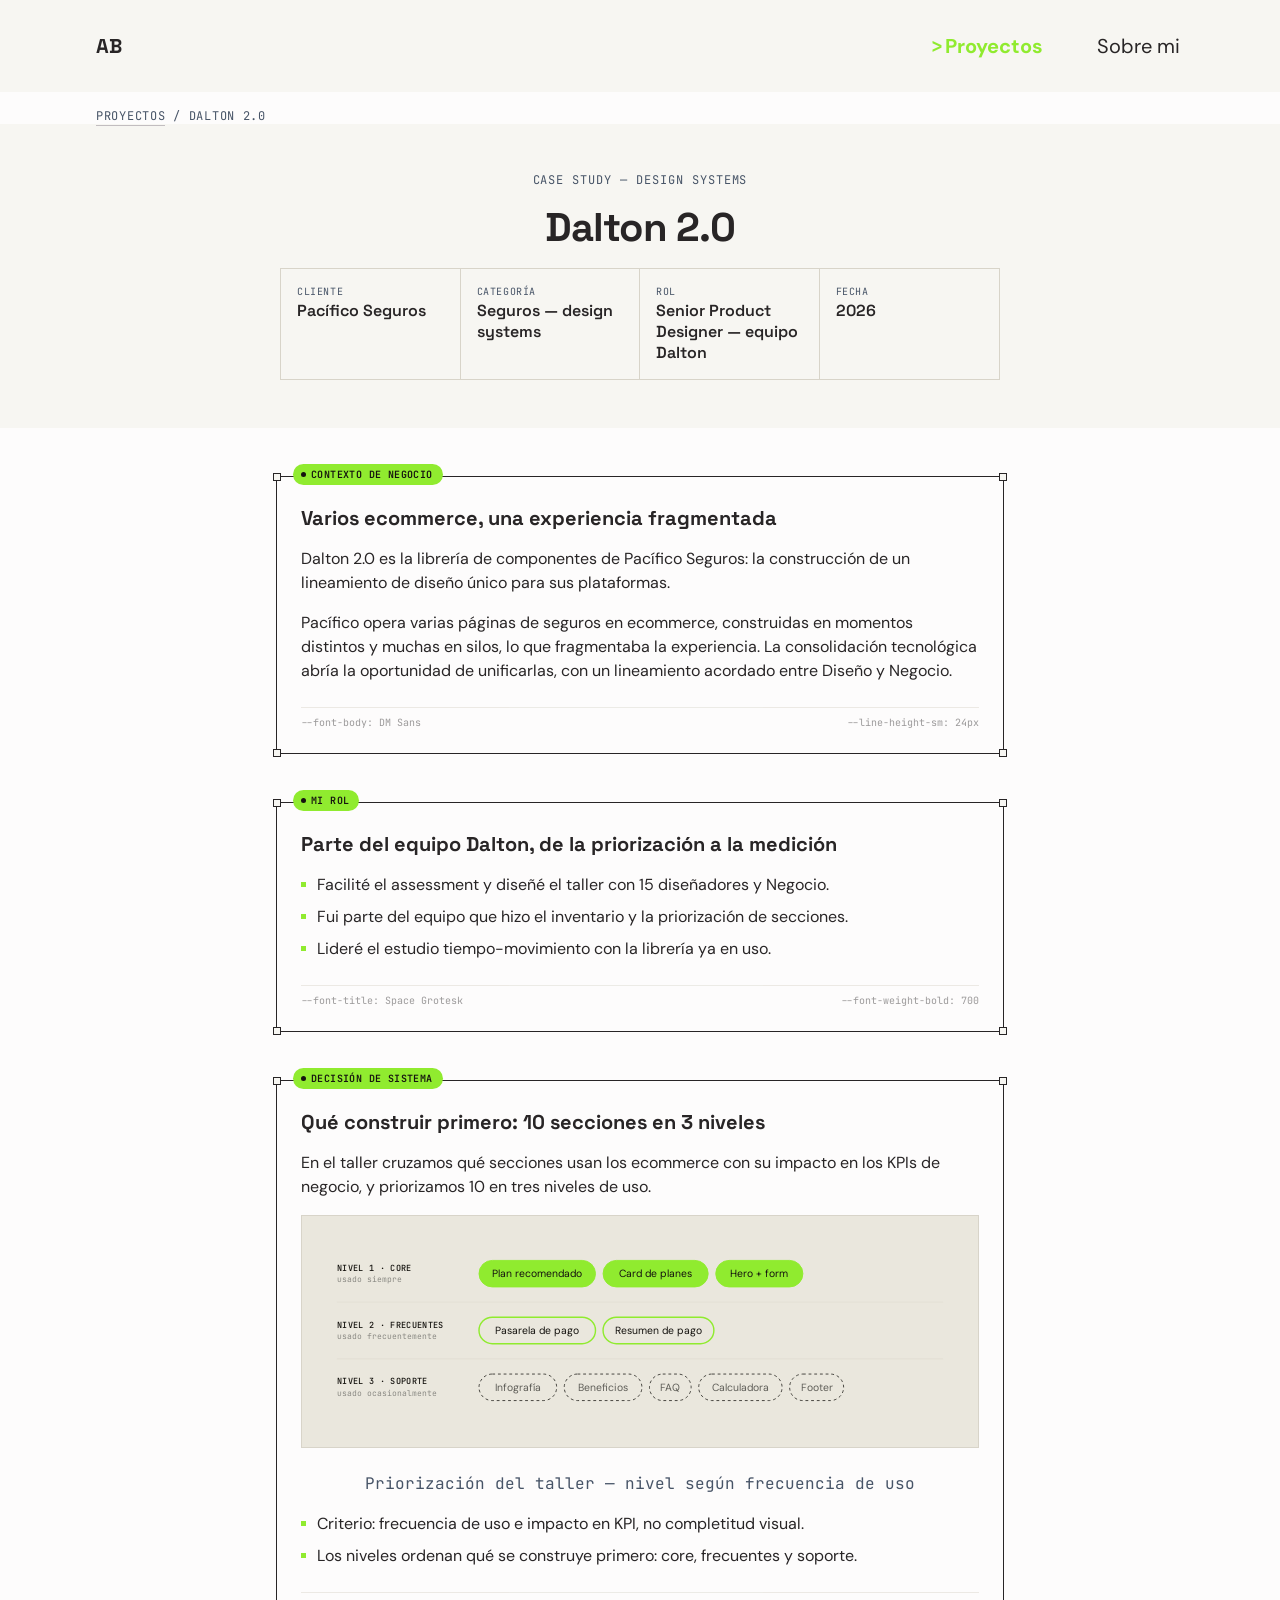
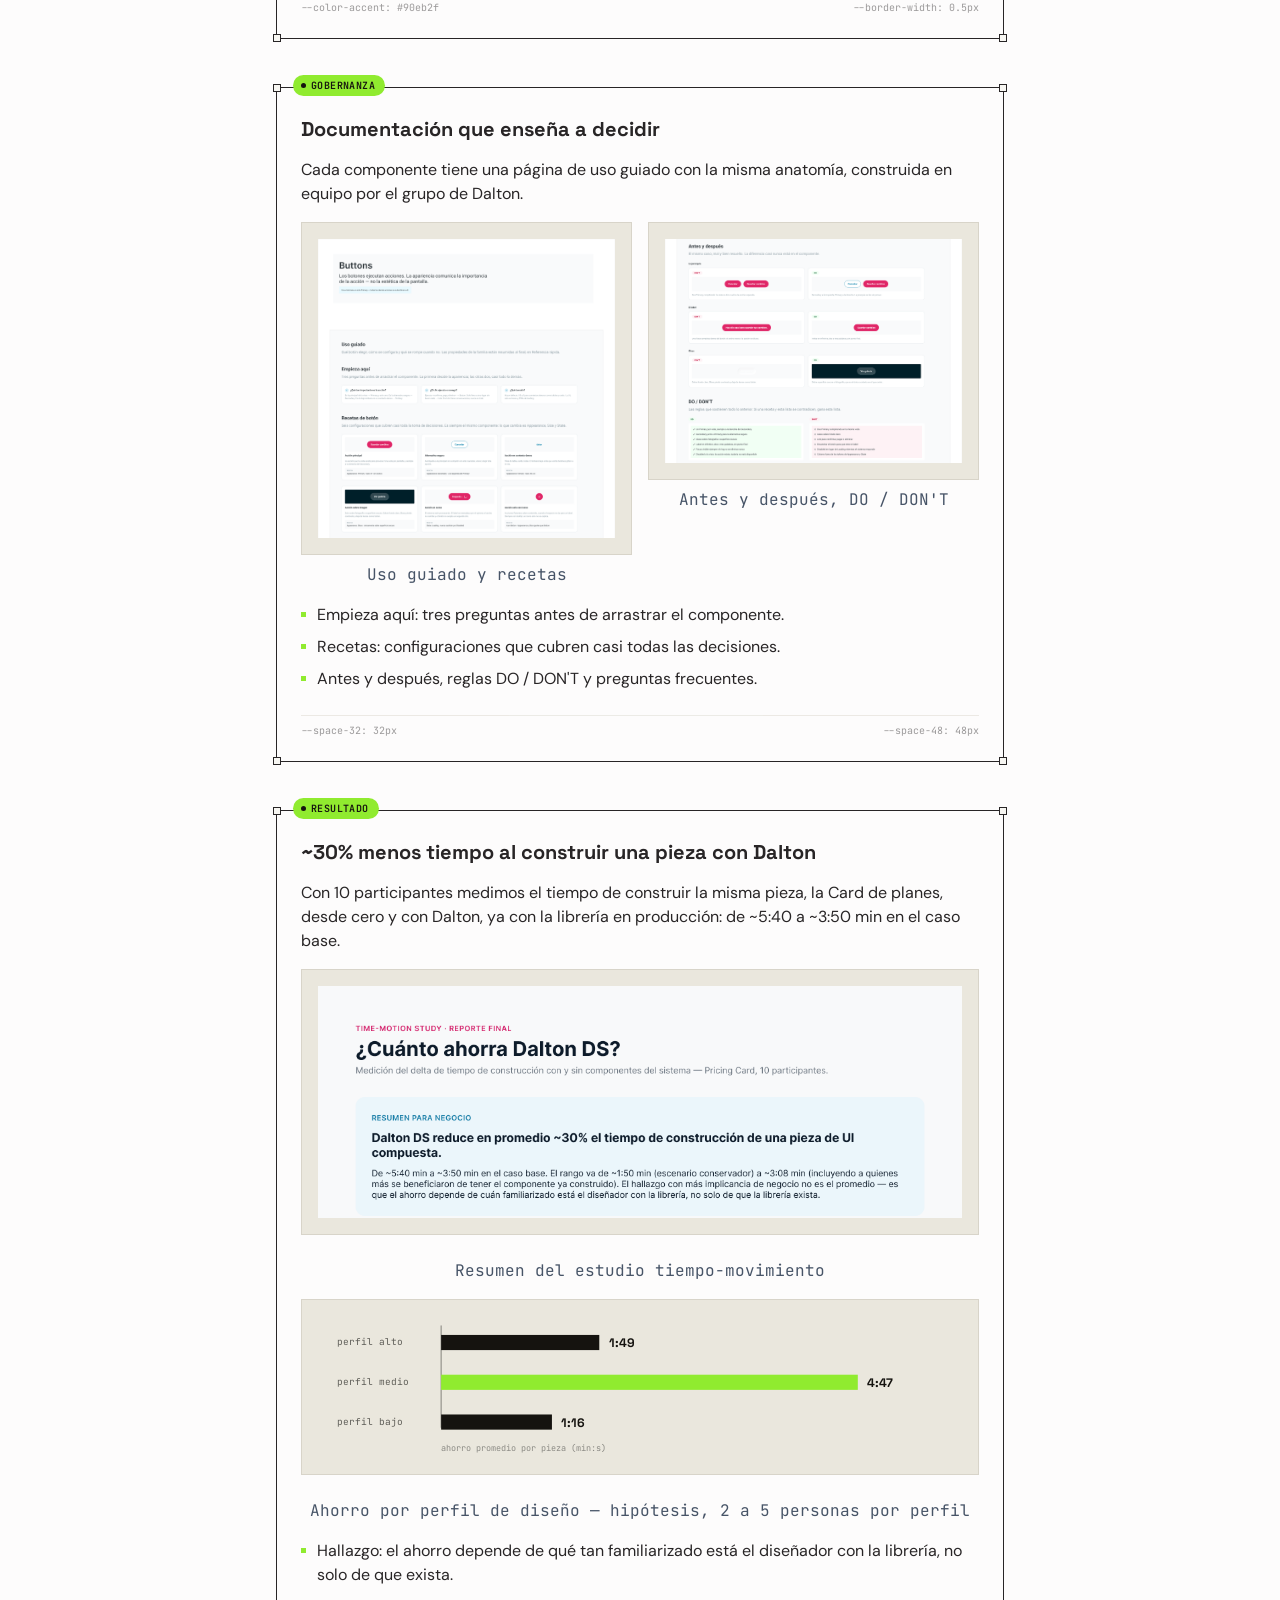
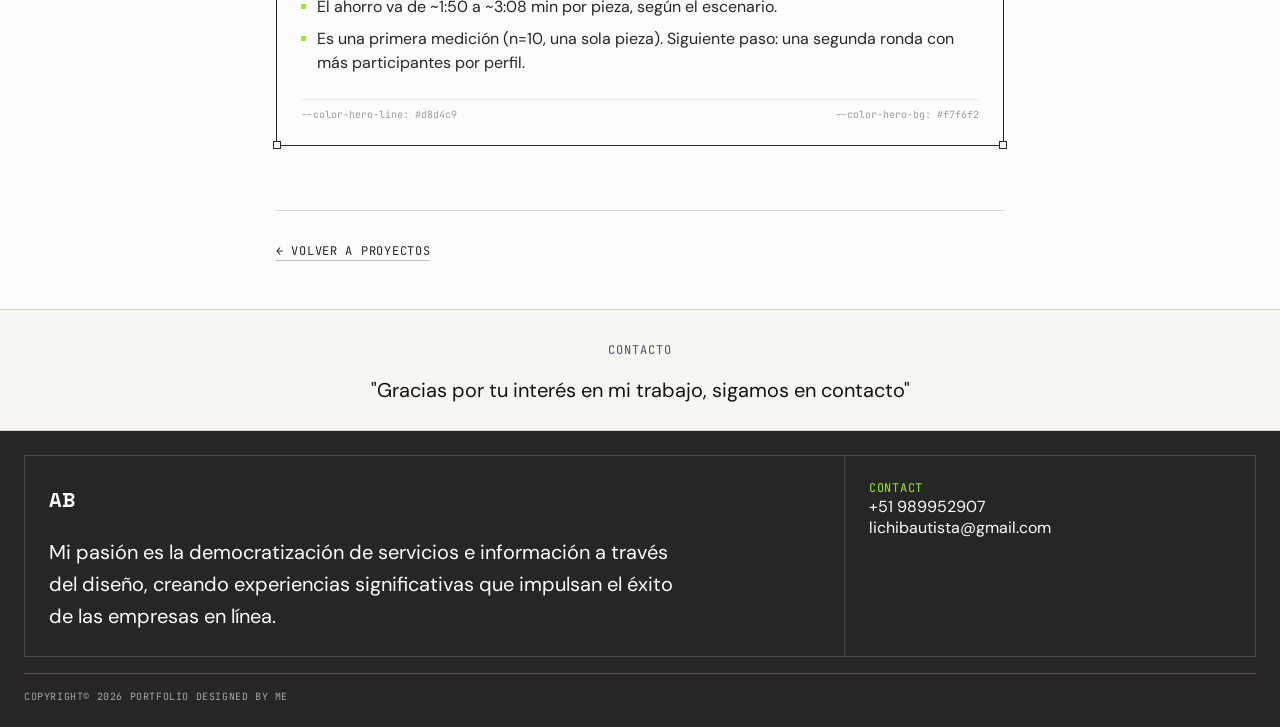
<file: dalton.html>
<!DOCTYPE html>
<html lang="es">
<head>
  <meta charset="UTF-8" />
  <meta name="viewport" content="width=device-width, initial-scale=1.0" />
  <title>Dalton 2.0 — Adriana Bautista</title>
  <link rel="icon" type="image/svg+xml" href="favicon.svg" />
  <link rel="stylesheet" href="tokens.css?v=37" />
  <link rel="stylesheet" href="styles.css?v=37" />
</head>
<body>

  <!-- ===================== NAVBAR ===================== -->
  <header class="navbar">
    <a href="proyectos.html" class="navbar__logo">
      AB
      <span class="navbar__logo-tooltip">Volver al inicio</span>
    </a>
    <nav>
      <ul class="navbar__menu">
        <li><a href="proyectos.html" class="navbar__link navbar__link--active" aria-current="page">Proyectos</a></li>
        <li><a href="index.html" class="navbar__link">Sobre mi</a></li>
      </ul>
    </nav>
  </header>

  <!-- ===================== BREADCRUMB ===================== -->
  <nav class="case-breadcrumb">
    <a href="proyectos.html">Proyectos</a> / Dalton 2.0
  </nav>

  <!-- ===================== CASE HERO ===================== -->
  <section class="case-hero">
    <span class="case-hero__eyebrow" data-reveal>case study — design systems</span>
    <h1 class="case-hero__title" data-reveal>Dalton 2.0</h1>

    <div class="case-hero__meta" data-reveal>
      <div class="case-hero__meta-cell">
        <span class="case-hero__meta-label">Cliente</span>
        <span class="case-hero__meta-value">Pacífico Seguros</span>
      </div>
      <div class="case-hero__meta-cell">
        <span class="case-hero__meta-label">Categoría</span>
        <span class="case-hero__meta-value">Seguros — design systems</span>
      </div>
      <div class="case-hero__meta-cell">
        <span class="case-hero__meta-label">Rol</span>
        <span class="case-hero__meta-value">Senior Product Designer — equipo Dalton</span>
      </div>
      <div class="case-hero__meta-cell">
        <span class="case-hero__meta-label">Fecha</span>
        <span class="case-hero__meta-value">2026</span>
      </div>
    </div>
  </section>

  <!-- ===================== CASE BODY ===================== -->
  <main class="case-body">

    <section class="case-section" data-reveal>
      <span class="case-frame__handle case-frame__handle--tl" aria-hidden="true"></span>
      <span class="case-frame__handle case-frame__handle--tr" aria-hidden="true"></span>
      <span class="case-frame__handle case-frame__handle--bl" aria-hidden="true"></span>
      <span class="case-frame__handle case-frame__handle--br" aria-hidden="true"></span>
      <span class="case-section__label">Contexto de negocio</span>
      <h2 class="case-section__title">Varios ecommerce, una experiencia fragmentada</h2>
      <p>
        Dalton 2.0 es la librería de componentes de Pacífico Seguros: la
        construcción de un lineamiento de diseño único para sus plataformas.
      </p>
      <p>
        Pacífico opera varias páginas de seguros en ecommerce, construidas en
        momentos distintos y muchas en silos, lo que fragmentaba la
        experiencia. La consolidación tecnológica abría la oportunidad de
        unificarlas, con un lineamiento acordado entre Diseño y Negocio.
      </p>
      <div class="case-section__tokens" aria-hidden="true">
        <span>--font-body: DM Sans</span>
        <span>--line-height-sm: 24px</span>
      </div>
    </section>

    <section class="case-section" data-reveal>
      <span class="case-frame__handle case-frame__handle--tl" aria-hidden="true"></span>
      <span class="case-frame__handle case-frame__handle--tr" aria-hidden="true"></span>
      <span class="case-frame__handle case-frame__handle--bl" aria-hidden="true"></span>
      <span class="case-frame__handle case-frame__handle--br" aria-hidden="true"></span>
      <span class="case-section__label">Mi rol</span>
      <h2 class="case-section__title">Parte del equipo Dalton, de la priorización a la medición</h2>
      <ul class="case-list">
        <li>Facilité el assessment y diseñé el taller con 15 diseñadores y Negocio.</li>
        <li>Fui parte del equipo que hizo el inventario y la priorización de secciones.</li>
        <li>Lideré el estudio tiempo-movimiento con la librería ya en uso.</li>
      </ul>
      <div class="case-section__tokens" aria-hidden="true">
        <span>--font-title: Space Grotesk</span>
        <span>--font-weight-bold: 700</span>
      </div>
    </section>

    <section class="case-section">
      <span class="case-frame__handle case-frame__handle--tl" aria-hidden="true"></span>
      <span class="case-frame__handle case-frame__handle--tr" aria-hidden="true"></span>
      <span class="case-frame__handle case-frame__handle--bl" aria-hidden="true"></span>
      <span class="case-frame__handle case-frame__handle--br" aria-hidden="true"></span>
      <span class="case-section__label">Decisión de sistema</span>
      <h2 class="case-section__title">Qué construir primero: 10 secciones en 3 niveles</h2>
      <p>
        En el taller cruzamos qué secciones usan los ecommerce con su impacto
        en los KPIs de negocio, y priorizamos 10 en tres niveles de uso.
      </p>

      <div class="case-image">
        <svg width="100%" viewBox="0 0 680 210" role="img" aria-label="Diagrama de priorización en tres niveles. Nivel 1, core, usado siempre: plan recomendado, card de planes, hero con formulario. Nivel 2, frecuentes: pasarela de pago, resumen de pago. Nivel 3, soporte, usado ocasionalmente: infografía, beneficios, preguntas frecuentes, calculadora, footer.">
          <g font-family="'JetBrains Mono', monospace" text-transform="uppercase">
            <text x="20" y="41" font-size="9" font-weight="500" fill="#15130f" letter-spacing="0.04em">NIVEL 1 · CORE</text>
            <text x="20" y="53" font-size="8.5" fill="#8b8a84">usado siempre</text>
            <text x="20" y="101" font-size="9" font-weight="500" fill="#15130f" letter-spacing="0.04em">NIVEL 2 · FRECUENTES</text>
            <text x="20" y="113" font-size="8.5" fill="#8b8a84">usado frecuentemente</text>
            <text x="20" y="161" font-size="9" font-weight="500" fill="#15130f" letter-spacing="0.04em">NIVEL 3 · SOPORTE</text>
            <text x="20" y="173" font-size="8.5" fill="#8b8a84">usado ocasionalmente</text>
          </g>
          <g stroke="#d8d4c9" stroke-width="0.5">
            <line x1="20" y1="74" x2="660" y2="74"/>
            <line x1="20" y1="134" x2="660" y2="134"/>
          </g>
          <g fill="#90eb2f" stroke="#90eb2f" stroke-width="1">
            <rect x="170" y="30" width="123" height="28" rx="14"/>
            <rect x="301" y="30" width="111" height="28" rx="14"/>
            <rect x="420" y="30" width="92" height="28" rx="14"/>
          </g>
          <g fill="none" stroke="#90eb2f" stroke-width="1.5">
            <rect x="170" y="90" width="123" height="28" rx="14"/>
            <rect x="301" y="90" width="117" height="28" rx="14"/>
          </g>
          <g fill="none" stroke="#15130f" stroke-width="0.8" stroke-dasharray="3 3">
            <rect x="170" y="150" width="82" height="28" rx="14"/>
            <rect x="260" y="150" width="82" height="28" rx="14"/>
            <rect x="350" y="150" width="44" height="28" rx="14"/>
            <rect x="402" y="150" width="88" height="28" rx="14"/>
            <rect x="498" y="150" width="57" height="28" rx="14"/>
          </g>
          <g font-family="'DM Sans', sans-serif" font-size="11" text-anchor="middle" dominant-baseline="central">
            <g fill="#15130f">
              <text x="231.5" y="44">Plan recomendado</text>
              <text x="356.5" y="44">Card de planes</text>
              <text x="466" y="44">Hero + form</text>
              <text x="231.5" y="104">Pasarela de pago</text>
              <text x="359.5" y="104">Resumen de pago</text>
            </g>
            <g fill="#5f5e58">
              <text x="211" y="164">Infografía</text>
              <text x="301" y="164">Beneficios</text>
              <text x="372" y="164">FAQ</text>
              <text x="446" y="164">Calculadora</text>
              <text x="526.5" y="164">Footer</text>
            </g>
          </g>
        </svg>
      </div>
      <p class="case-image__caption">Priorización del taller — nivel según frecuencia de uso</p>

      <ul class="case-list">
        <li>Criterio: frecuencia de uso e impacto en KPI, no completitud visual.</li>
        <li>Los niveles ordenan qué se construye primero: core, frecuentes y soporte.</li>
      </ul>
      <div class="case-section__tokens" aria-hidden="true">
        <span>--color-accent: #90eb2f</span>
        <span>--border-width: 0.5px</span>
      </div>
    </section>

    <section class="case-section" id="gobernanza">
      <span class="case-frame__handle case-frame__handle--tl" aria-hidden="true"></span>
      <span class="case-frame__handle case-frame__handle--tr" aria-hidden="true"></span>
      <span class="case-frame__handle case-frame__handle--bl" aria-hidden="true"></span>
      <span class="case-frame__handle case-frame__handle--br" aria-hidden="true"></span>
      <span class="case-section__label">Gobernanza</span>
      <h2 class="case-section__title">Documentación que enseña a decidir</h2>
      <p>
        Cada componente tiene una página de uso guiado con la misma
        anatomía, construida en equipo por el grupo de Dalton.
      </p>

      <div class="case-pair">
        <div>
          <div class="case-image">
            <img src="dalton-buttons-recetas.png" alt="Página de documentación de Buttons en Dalton: tres preguntas de uso guiado y seis recetas de configuración" />
          </div>
          <p class="case-image__caption">Uso guiado y recetas</p>
        </div>
        <div>
          <div class="case-image">
            <img src="dalton-buttons-dodont.png" alt="Secciones Antes y después y reglas DO y DON'T de la documentación de Buttons" />
          </div>
          <p class="case-image__caption">Antes y después, DO / DON'T</p>
        </div>
      </div>

      <ul class="case-list">
        <li>Empieza aquí: tres preguntas antes de arrastrar el componente.</li>
        <li>Recetas: configuraciones que cubren casi todas las decisiones.</li>
        <li>Antes y después, reglas DO / DON'T y preguntas frecuentes.</li>
      </ul>
      <div class="case-section__tokens" aria-hidden="true">
        <span>--space-32: 32px</span>
        <span>--space-48: 48px</span>
      </div>
    </section>

    <section class="case-section" id="resultado">
      <span class="case-frame__handle case-frame__handle--tl" aria-hidden="true"></span>
      <span class="case-frame__handle case-frame__handle--tr" aria-hidden="true"></span>
      <span class="case-frame__handle case-frame__handle--bl" aria-hidden="true"></span>
      <span class="case-frame__handle case-frame__handle--br" aria-hidden="true"></span>
      <span class="case-section__label">Resultado</span>
      <h2 class="case-section__title">~30% menos tiempo al construir una pieza con Dalton</h2>
      <p>
        Con 10 participantes medimos el tiempo de construir la misma pieza,
        la Card de planes, desde cero y con Dalton, ya con la librería en
        producción: de ~5:40 a ~3:50 min en el caso base.
      </p>

      <div class="case-image">
        <img src="dalton-time-motion-resumen.png" alt="Resumen del estudio tiempo-movimiento: Dalton reduce en promedio ~30% el tiempo de construcción de una pieza de UI compuesta" />
      </div>
      <p class="case-image__caption">Resumen del estudio tiempo-movimiento</p>

      <div class="case-image">
        <svg width="100%" viewBox="0 0 680 150" role="img" aria-label="Ahorro promedio por perfil de diseño: perfil alto 1:49, perfil medio 4:47, perfil bajo 1:16 minutos por pieza.">
          <line x1="130" y1="10" x2="130" y2="118" stroke="#15130f" stroke-width="0.5"/>
          <g font-family="'JetBrains Mono', monospace" font-size="10" fill="#5f5e58">
            <text x="20" y="31">perfil alto</text>
            <text x="20" y="73">perfil medio</text>
            <text x="20" y="115">perfil bajo</text>
          </g>
          <rect x="130" y="20" width="167" height="16" fill="#15130f"/>
          <rect x="130" y="62" width="440" height="16" fill="#90eb2f"/>
          <rect x="130" y="104" width="117" height="16" fill="#15130f"/>
          <g font-family="'Space Grotesk', sans-serif" font-weight="700" font-size="13" fill="#15130f">
            <text x="307" y="33">1:49</text>
            <text x="580" y="75">4:47</text>
            <text x="257" y="117">1:16</text>
          </g>
          <text x="130" y="143" font-family="'JetBrains Mono', monospace" font-size="9" fill="#8b8a84">ahorro promedio por pieza (min:s)</text>
        </svg>
      </div>
      <p class="case-image__caption">Ahorro por perfil de diseño — hipótesis, 2 a 5 personas por perfil</p>

      <ul class="case-list">
        <li>Hallazgo: el ahorro depende de qué tan familiarizado está el diseñador con la librería, no solo de que exista.</li>
        <li>El ahorro va de ~1:50 a ~3:08 min por pieza, según el escenario.</li>
        <li>Es una primera medición (n=10, una sola pieza). Siguiente paso: una segunda ronda con más participantes por perfil.</li>
      </ul>
      <div class="case-section__tokens" aria-hidden="true">
        <span>--color-hero-line: #d8d4c9</span>
        <span>--color-hero-bg: #f7f6f2</span>
      </div>
    </section>

    <div class="case-nav-footer">
      <a href="proyectos.html">← Volver a proyectos</a>
    </div>

  </main>

  <!-- ===================== FOOTER ===================== -->
  <section class="footer-cta">
    <div class="footer-cta__eyebrow">contacto</div>
    "Gracias por tu interés en mi trabajo, sigamos en contacto"
  </section>

  <footer class="footer">
    <div class="footer__top">
      <div>
        <div class="navbar__logo" style="color: var(--color-secondary-10); margin-bottom: var(--space-16); cursor: default;">AB</div>
        <p class="footer__bio">
          Mi pasión es la democratización de servicios e información a través
          del diseño, creando experiencias significativas que impulsan el
          éxito de las empresas en línea.
        </p>
      </div>
      <div>
        <p class="footer__contact-title">Contact</p>
        <p class="footer__contact-item"><a href="tel:+51989952907">+51 989952907</a></p>
        <p class="footer__contact-item"><a href="mailto:lichibautista@gmail.com">lichibautista@gmail.com</a></p>
      </div>
    </div>
    <div class="footer__divider"></div>
    <p class="footer__copyright">Copyright© 2026 Portfolio designed by me</p>
  </footer>

  <button class="floating-avatar" id="floating-avatar" aria-label="Volver al inicio de la página" type="button">AB</button>

  <script src="main.js?v=37"></script>
</body>
</html>
</file>
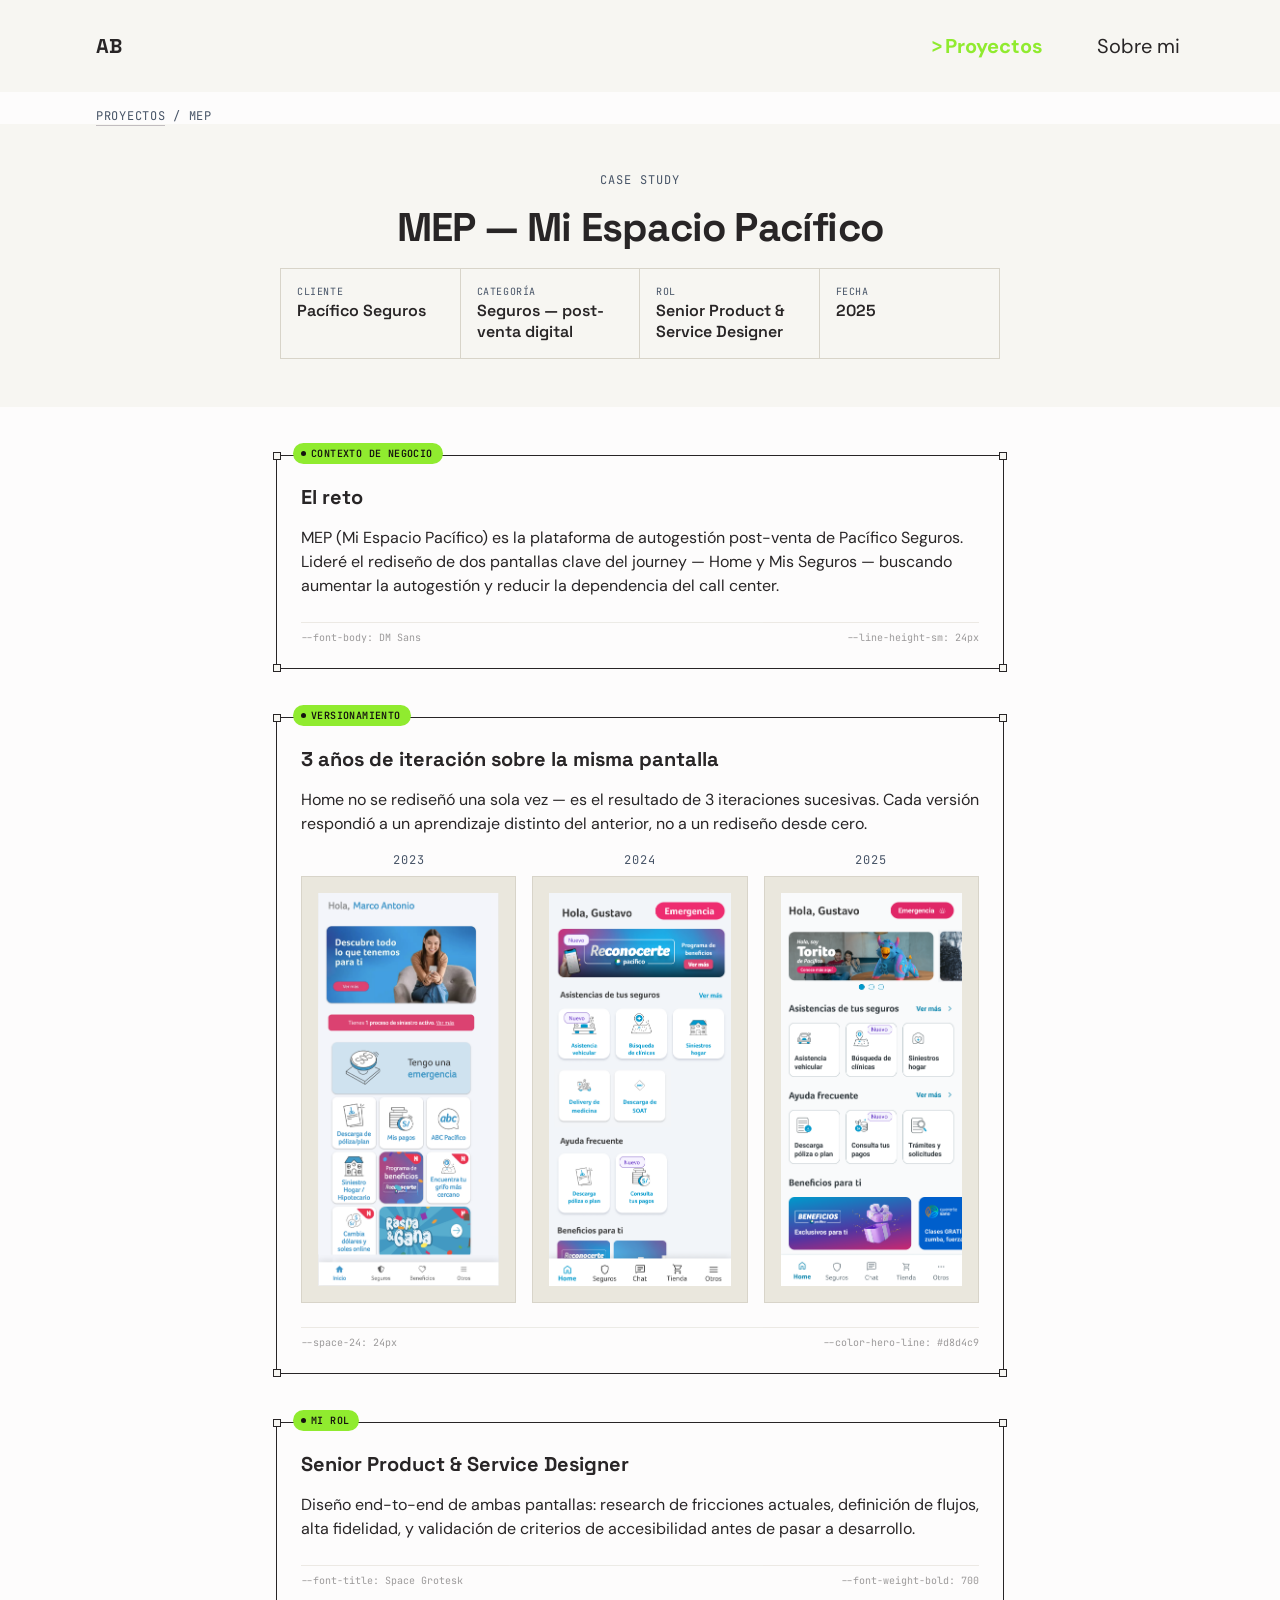
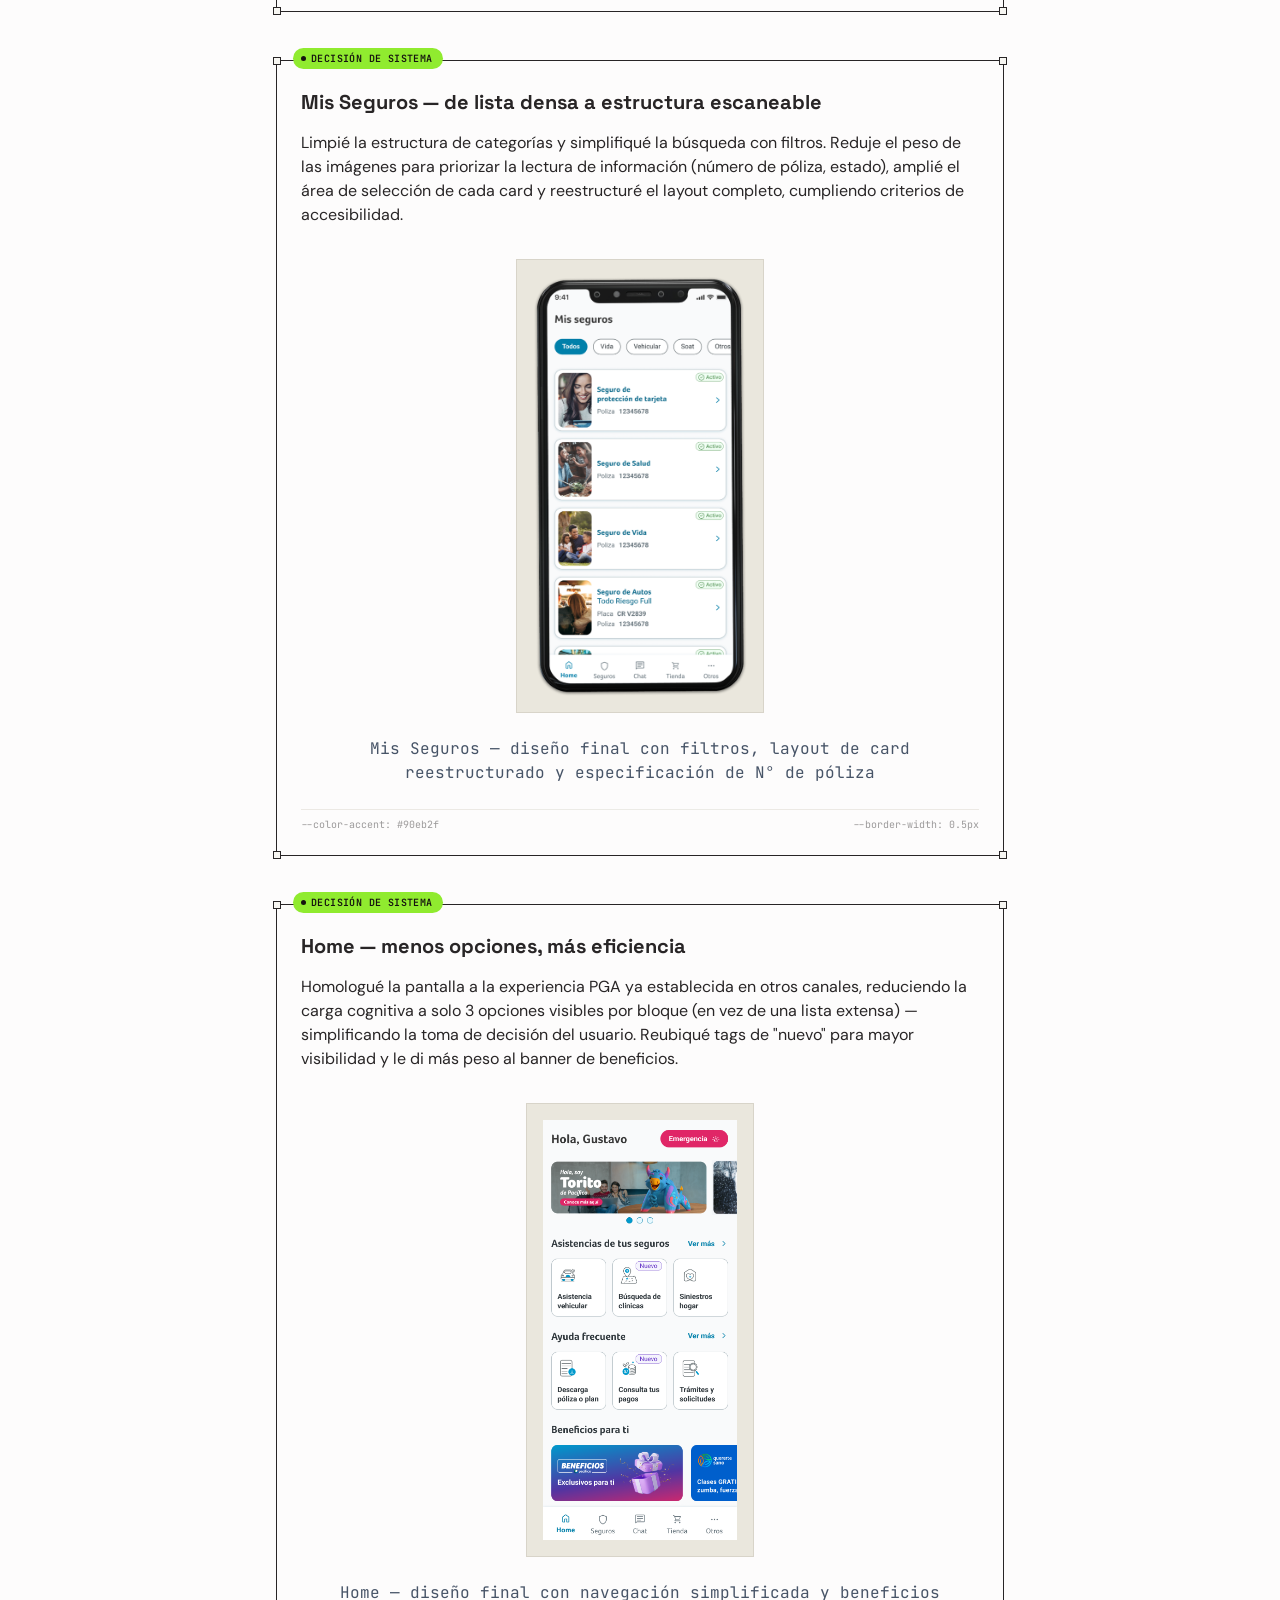
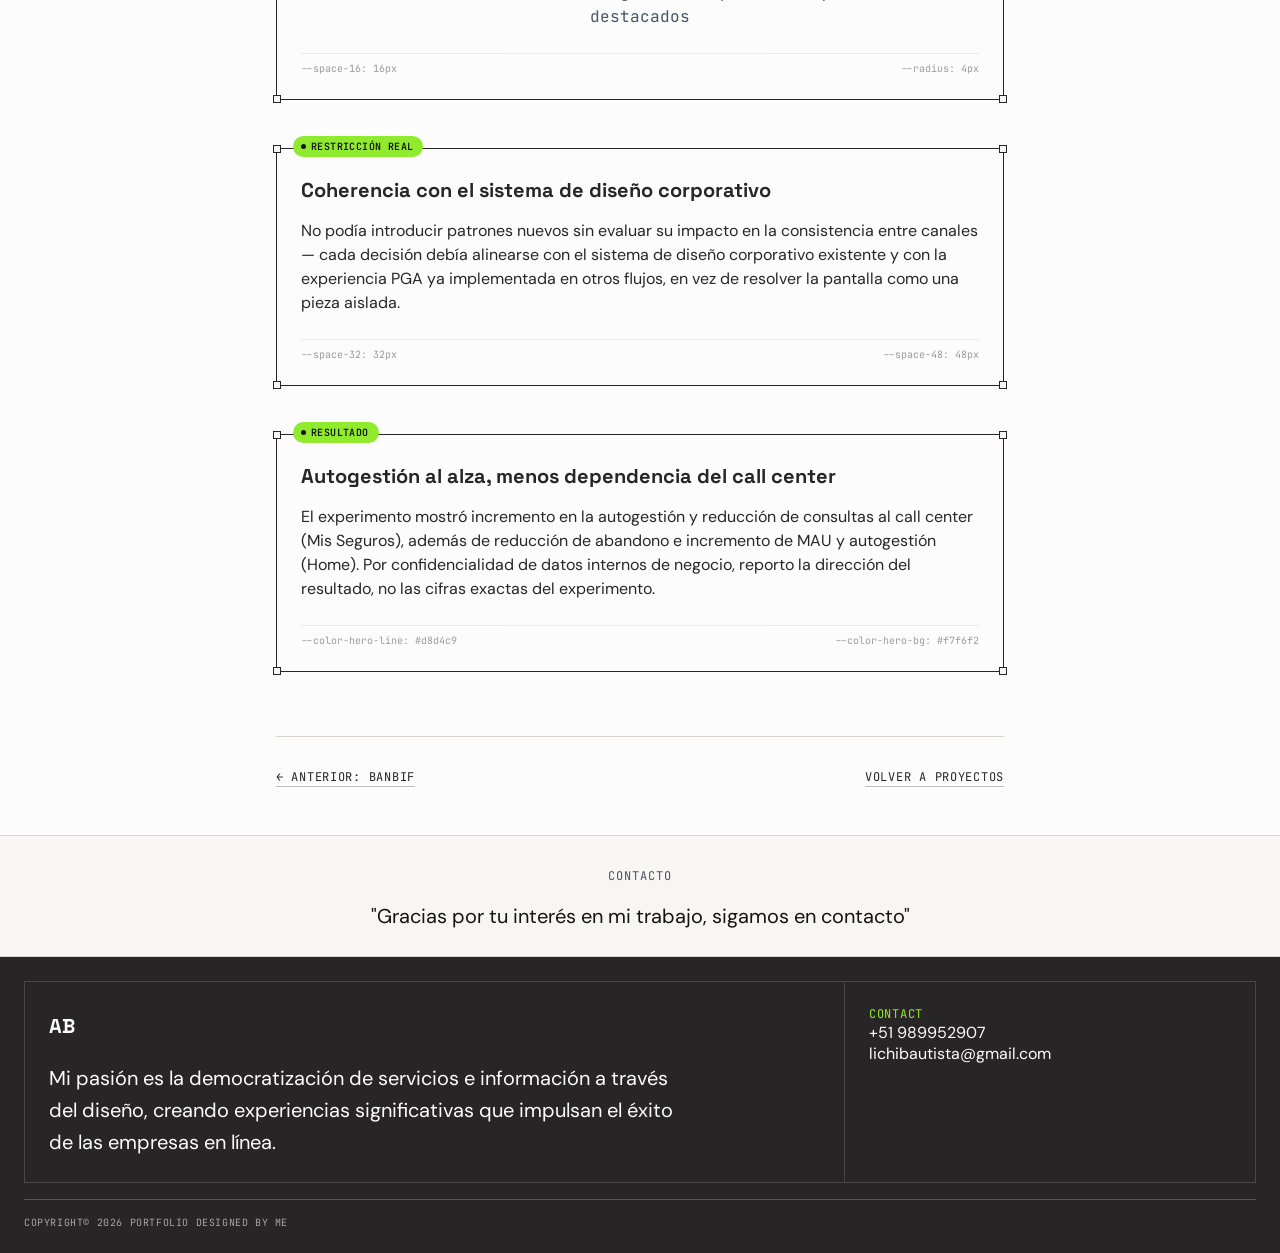
<file: mep.html>
<!DOCTYPE html>
<html lang="es">
<head>
  <meta charset="UTF-8" />
  <meta name="viewport" content="width=device-width, initial-scale=1.0" />
  <title>MEP — Adriana Bautista</title>
  <link rel="icon" type="image/svg+xml" href="favicon.svg" />
  <link rel="stylesheet" href="tokens.css?v=32" />
  <link rel="stylesheet" href="styles.css?v=32" />
</head>
<body>

  <!-- ===================== NAVBAR ===================== -->
  <header class="navbar">
    <a href="proyectos.html" class="navbar__logo">
      AB
      <span class="navbar__logo-tooltip">Volver al inicio</span>
    </a>
    <nav>
      <ul class="navbar__menu">
        <li><a href="proyectos.html" class="navbar__link navbar__link--active" aria-current="page">Proyectos</a></li>
        <li><a href="index.html" class="navbar__link">Sobre mi</a></li>
      </ul>
    </nav>
  </header>

  <!-- ===================== BREADCRUMB ===================== -->
  <nav class="case-breadcrumb">
    <a href="proyectos.html">Proyectos</a> / MEP
  </nav>

  <!-- ===================== CASE HERO ===================== -->
  <section class="case-hero">
    <span class="case-hero__eyebrow" data-reveal>case study</span>
    <h1 class="case-hero__title" data-reveal>MEP — Mi Espacio Pacífico</h1>

    <div class="case-hero__meta" data-reveal>
      <div class="case-hero__meta-cell">
        <span class="case-hero__meta-label">Cliente</span>
        <span class="case-hero__meta-value">Pacífico Seguros</span>
      </div>
      <div class="case-hero__meta-cell">
        <span class="case-hero__meta-label">Categoría</span>
        <span class="case-hero__meta-value">Seguros — post-venta digital</span>
      </div>
      <div class="case-hero__meta-cell">
        <span class="case-hero__meta-label">Rol</span>
        <span class="case-hero__meta-value">Senior Product &amp; Service Designer</span>
      </div>
      <div class="case-hero__meta-cell">
        <span class="case-hero__meta-label">Fecha</span>
        <span class="case-hero__meta-value">2025</span>
      </div>
    </div>
  </section>

  <!-- ===================== CASE BODY ===================== -->
  <main class="case-body">

    <section class="case-section" data-reveal>
      <span class="case-frame__handle case-frame__handle--tl" aria-hidden="true"></span>
      <span class="case-frame__handle case-frame__handle--tr" aria-hidden="true"></span>
      <span class="case-frame__handle case-frame__handle--bl" aria-hidden="true"></span>
      <span class="case-frame__handle case-frame__handle--br" aria-hidden="true"></span>

      <span class="case-section__label">Contexto de negocio</span>
      <h2 class="case-section__title">El reto</h2>
      <p>
        MEP (Mi Espacio Pacífico) es la plataforma de autogestión post-venta
        de Pacífico Seguros. Lideré el rediseño de dos pantallas clave del
        journey — Home y Mis Seguros — buscando aumentar la autogestión y
        reducir la dependencia del call center.
      </p>
      <div class="case-section__tokens">
        <span>--font-body: DM Sans</span>
        <span>--line-height-sm: 24px</span>
      </div>
    </section>

    <section class="case-section" data-reveal>
      <span class="case-frame__handle case-frame__handle--tl" aria-hidden="true"></span>
      <span class="case-frame__handle case-frame__handle--tr" aria-hidden="true"></span>
      <span class="case-frame__handle case-frame__handle--bl" aria-hidden="true"></span>
      <span class="case-frame__handle case-frame__handle--br" aria-hidden="true"></span>

      <span class="case-section__label">Versionamiento</span>
      <h2 class="case-section__title">3 años de iteración sobre la misma pantalla</h2>
      <p>
        Home no se rediseñó una sola vez — es el resultado de 3 iteraciones
        sucesivas. Cada versión respondió a un aprendizaje distinto del
        anterior, no a un rediseño desde cero.
      </p>
      <div class="version-timeline">
        <div class="version-timeline__item">
          <span class="version-timeline__year">2023</span>
          <div class="case-image case-image--mobile">
            <img src="mep-home-2023.png" alt="Versión 2023 de Home en MEP" />
          </div>
        </div>
        <div class="version-timeline__item">
          <span class="version-timeline__year">2024</span>
          <div class="case-image case-image--mobile">
            <img src="mep-home-2024.png" alt="Versión 2024 de Home en MEP" />
          </div>
        </div>
        <div class="version-timeline__item">
          <span class="version-timeline__year">2025</span>
          <div class="case-image case-image--mobile">
            <img src="mep-home.png" alt="Versión 2025 de Home en MEP — diseño final" />
          </div>
        </div>
      </div>
      <div class="case-section__tokens">
        <span>--space-24: 24px</span>
        <span>--color-hero-line: #d8d4c9</span>
      </div>
    </section>

    <section class="case-section" data-reveal>
      <span class="case-frame__handle case-frame__handle--tl" aria-hidden="true"></span>
      <span class="case-frame__handle case-frame__handle--tr" aria-hidden="true"></span>
      <span class="case-frame__handle case-frame__handle--bl" aria-hidden="true"></span>
      <span class="case-frame__handle case-frame__handle--br" aria-hidden="true"></span>

      <span class="case-section__label">Mi rol</span>
      <h2 class="case-section__title">Senior Product &amp; Service Designer</h2>
      <p>
        Diseño end-to-end de ambas pantallas: research de fricciones
        actuales, definición de flujos, alta fidelidad, y validación de
        criterios de accesibilidad antes de pasar a desarrollo.
      </p>
      <div class="case-section__tokens">
        <span>--font-title: Space Grotesk</span>
        <span>--font-weight-bold: 700</span>
      </div>
    </section>

    <section class="case-section" data-reveal>
      <span class="case-frame__handle case-frame__handle--tl" aria-hidden="true"></span>
      <span class="case-frame__handle case-frame__handle--tr" aria-hidden="true"></span>
      <span class="case-frame__handle case-frame__handle--bl" aria-hidden="true"></span>
      <span class="case-frame__handle case-frame__handle--br" aria-hidden="true"></span>

      <span class="case-section__label">Decisión de sistema</span>
      <h2 class="case-section__title">Mis Seguros — de lista densa a estructura escaneable</h2>
      <p>
        Limpié la estructura de categorías y simplifiqué la búsqueda con
        filtros. Reduje el peso de las imágenes para priorizar la lectura
        de información (número de póliza, estado), amplié el área de
        selección de cada card y reestructuré el layout completo,
        cumpliendo criterios de accesibilidad.
      </p>
      <div class="case-mobile-preview">
        <div class="case-image case-image--mobile">
          <img src="mep-mis-seguros.png" alt="Rediseño de la pantalla Mis Seguros de MEP: filtros, reducción de área visual, especificación de póliza" />
        </div>
      </div>
      <p class="case-image__caption">Mis Seguros — diseño final con filtros, layout de card reestructurado y especificación de N° de póliza</p>
      <div class="case-section__tokens">
        <span>--color-accent: #90eb2f</span>
        <span>--border-width: 0.5px</span>
      </div>
    </section>

    <section class="case-section" data-reveal>
      <span class="case-frame__handle case-frame__handle--tl" aria-hidden="true"></span>
      <span class="case-frame__handle case-frame__handle--tr" aria-hidden="true"></span>
      <span class="case-frame__handle case-frame__handle--bl" aria-hidden="true"></span>
      <span class="case-frame__handle case-frame__handle--br" aria-hidden="true"></span>

      <span class="case-section__label">Decisión de sistema</span>
      <h2 class="case-section__title">Home — menos opciones, más eficiencia</h2>
      <p>
        Homologué la pantalla a la experiencia PGA ya establecida en otros
        canales, reduciendo la carga cognitiva a solo 3 opciones visibles
        por bloque (en vez de una lista extensa) — simplificando la toma
        de decisión del usuario. Reubiqué tags de "nuevo" para mayor
        visibilidad y le di más peso al banner de beneficios.
      </p>
      <div class="case-mobile-preview">
        <div class="case-image case-image--mobile">
          <img src="mep-home.png" alt="Rediseño de la pantalla Home de MEP: selector de banner, simplificación a 3 opciones, reubicación de tags" />
        </div>
      </div>
      <p class="case-image__caption">Home — diseño final con navegación simplificada y beneficios destacados</p>
      <div class="case-section__tokens">
        <span>--space-16: 16px</span>
        <span>--radius: 4px</span>
      </div>
    </section>

    <section class="case-section" data-reveal>
      <span class="case-frame__handle case-frame__handle--tl" aria-hidden="true"></span>
      <span class="case-frame__handle case-frame__handle--tr" aria-hidden="true"></span>
      <span class="case-frame__handle case-frame__handle--bl" aria-hidden="true"></span>
      <span class="case-frame__handle case-frame__handle--br" aria-hidden="true"></span>

      <span class="case-section__label">Restricción real</span>
      <h2 class="case-section__title">Coherencia con el sistema de diseño corporativo</h2>
      <p>
        No podía introducir patrones nuevos sin evaluar su impacto en la
        consistencia entre canales — cada decisión debía alinearse con el
        sistema de diseño corporativo existente y con la experiencia PGA ya
        implementada en otros flujos, en vez de resolver la pantalla como
        una pieza aislada.
      </p>
      <div class="case-section__tokens">
        <span>--space-32: 32px</span>
        <span>--space-48: 48px</span>
      </div>
    </section>

    <section class="case-section" data-reveal>
      <span class="case-frame__handle case-frame__handle--tl" aria-hidden="true"></span>
      <span class="case-frame__handle case-frame__handle--tr" aria-hidden="true"></span>
      <span class="case-frame__handle case-frame__handle--bl" aria-hidden="true"></span>
      <span class="case-frame__handle case-frame__handle--br" aria-hidden="true"></span>

      <span class="case-section__label">Resultado</span>
      <h2 class="case-section__title">Autogestión al alza, menos dependencia del call center</h2>
      <p>
        El experimento mostró incremento en la autogestión y reducción de
        consultas al call center (Mis Seguros), además de reducción de
        abandono e incremento de MAU y autogestión (Home). Por
        confidencialidad de datos internos de negocio, reporto la dirección
        del resultado, no las cifras exactas del experimento.
      </p>
      <div class="case-section__tokens">
        <span>--color-hero-line: #d8d4c9</span>
        <span>--color-hero-bg: #f7f6f2</span>
      </div>
    </section>

    <div class="case-nav-footer">
      <a href="banbif.html">← Anterior: Banbif</a>
      <a href="proyectos.html">Volver a proyectos</a>
    </div>

  </main>

  <!-- ===================== FOOTER ===================== -->
  <section class="footer-cta">
    <div class="footer-cta__eyebrow">contacto</div>
    "Gracias por tu interés en mi trabajo, sigamos en contacto"
  </section>

  <footer class="footer">
    <div class="footer__top">
      <div>
        <div class="navbar__logo" style="color: var(--color-secondary-10); margin-bottom: var(--space-16); cursor: default;">AB</div>
        <p class="footer__bio">
          Mi pasión es la democratización de servicios e información a través
          del diseño, creando experiencias significativas que impulsan el
          éxito de las empresas en línea.
        </p>
      </div>
      <div>
        <p class="footer__contact-title">Contact</p>
        <p class="footer__contact-item"><a href="tel:+51989952907">+51 989952907</a></p>
        <p class="footer__contact-item"><a href="mailto:lichibautista@gmail.com">lichibautista@gmail.com</a></p>
      </div>
    </div>
    <div class="footer__divider"></div>
    <p class="footer__copyright">Copyright© 2026 Portfolio designed by me</p>
  </footer>

  <button class="floating-avatar" id="floating-avatar" aria-label="Volver al inicio de la página" type="button">AB</button>

  <script src="main.js?v=32"></script>
</body>
</html>
</file>
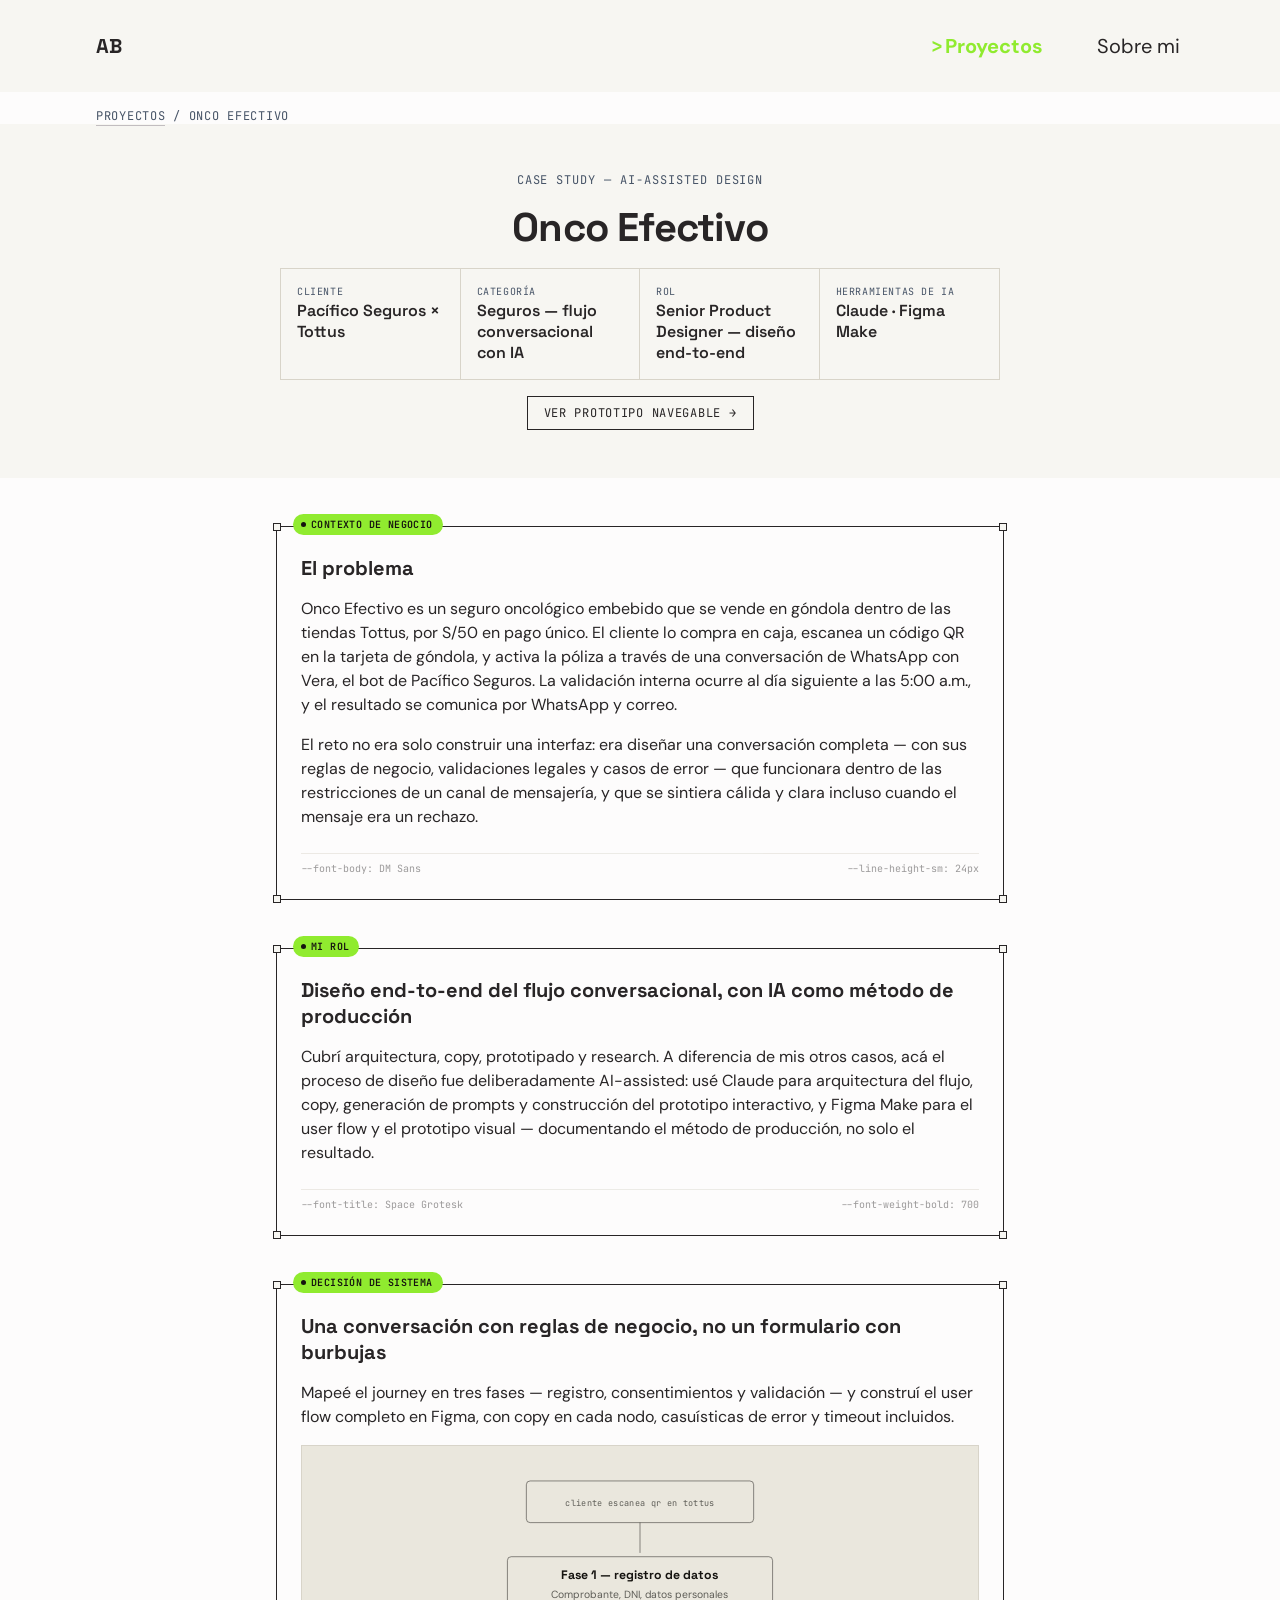
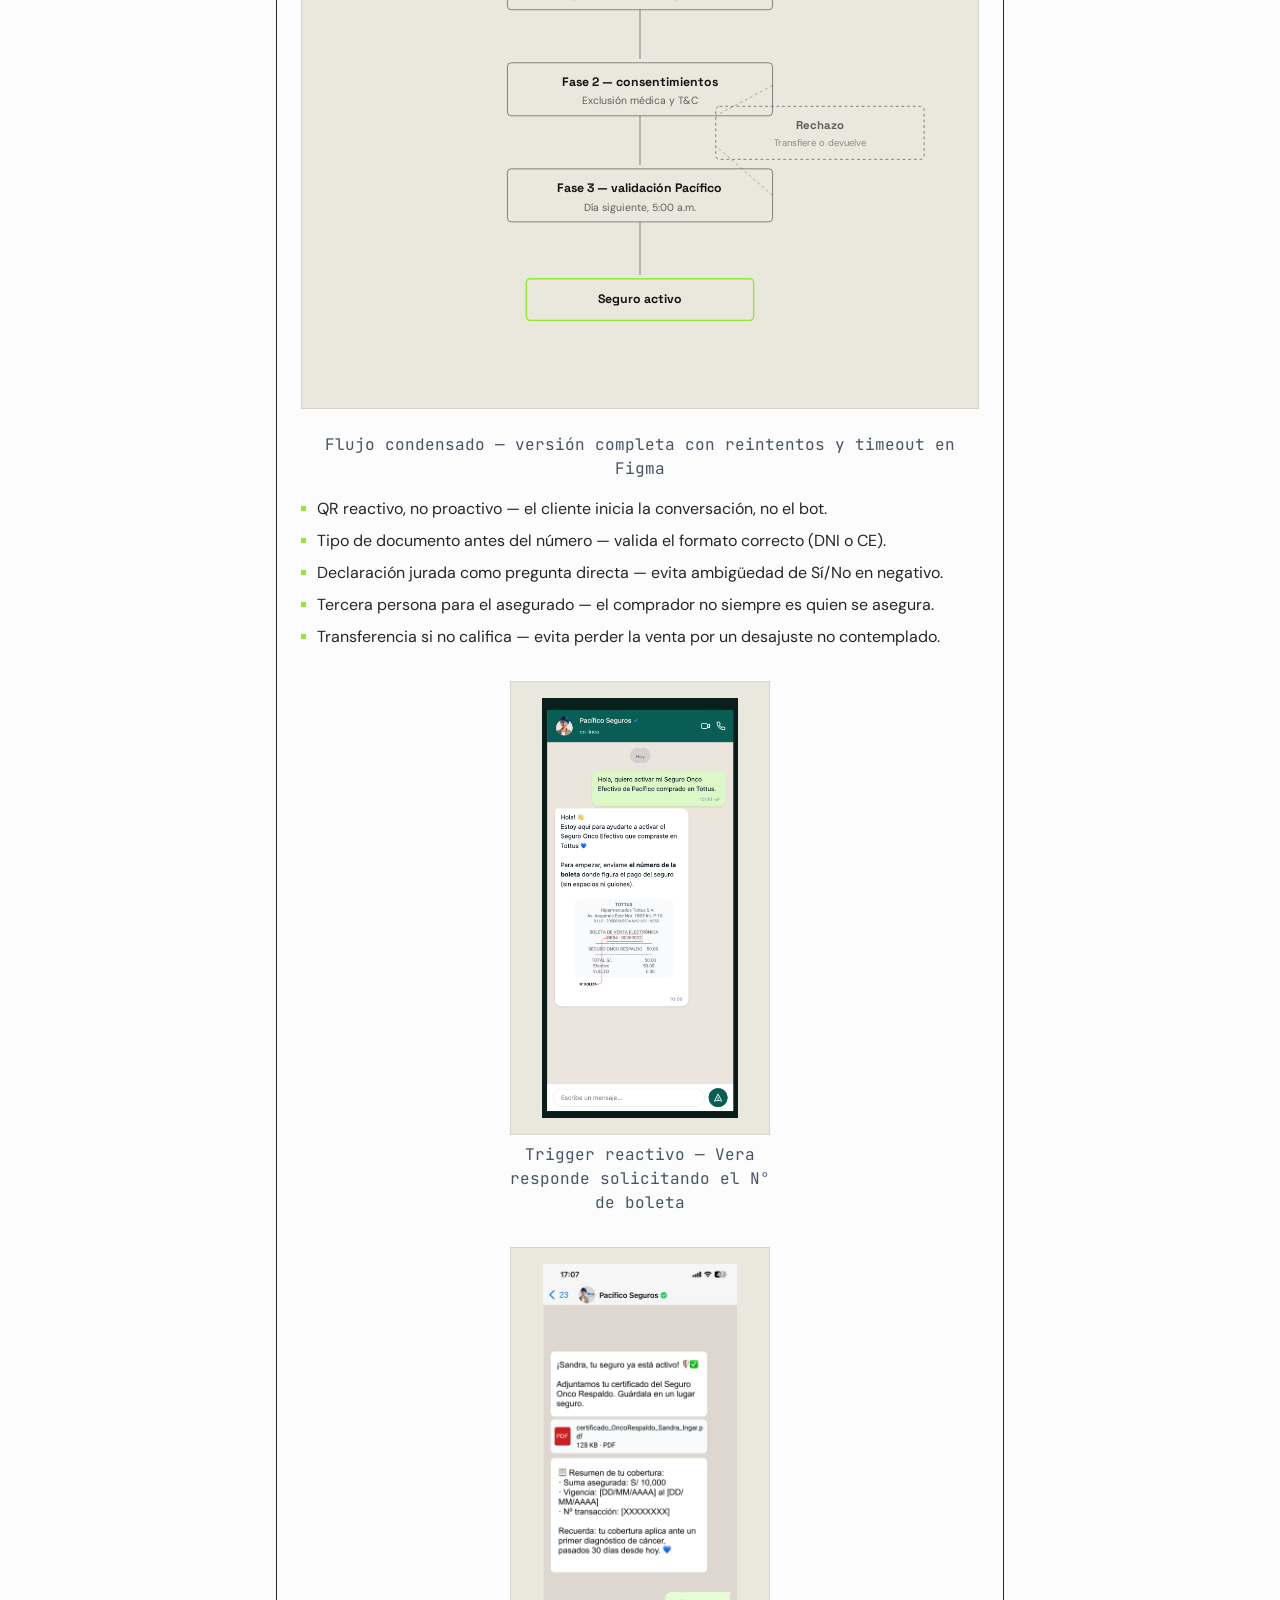
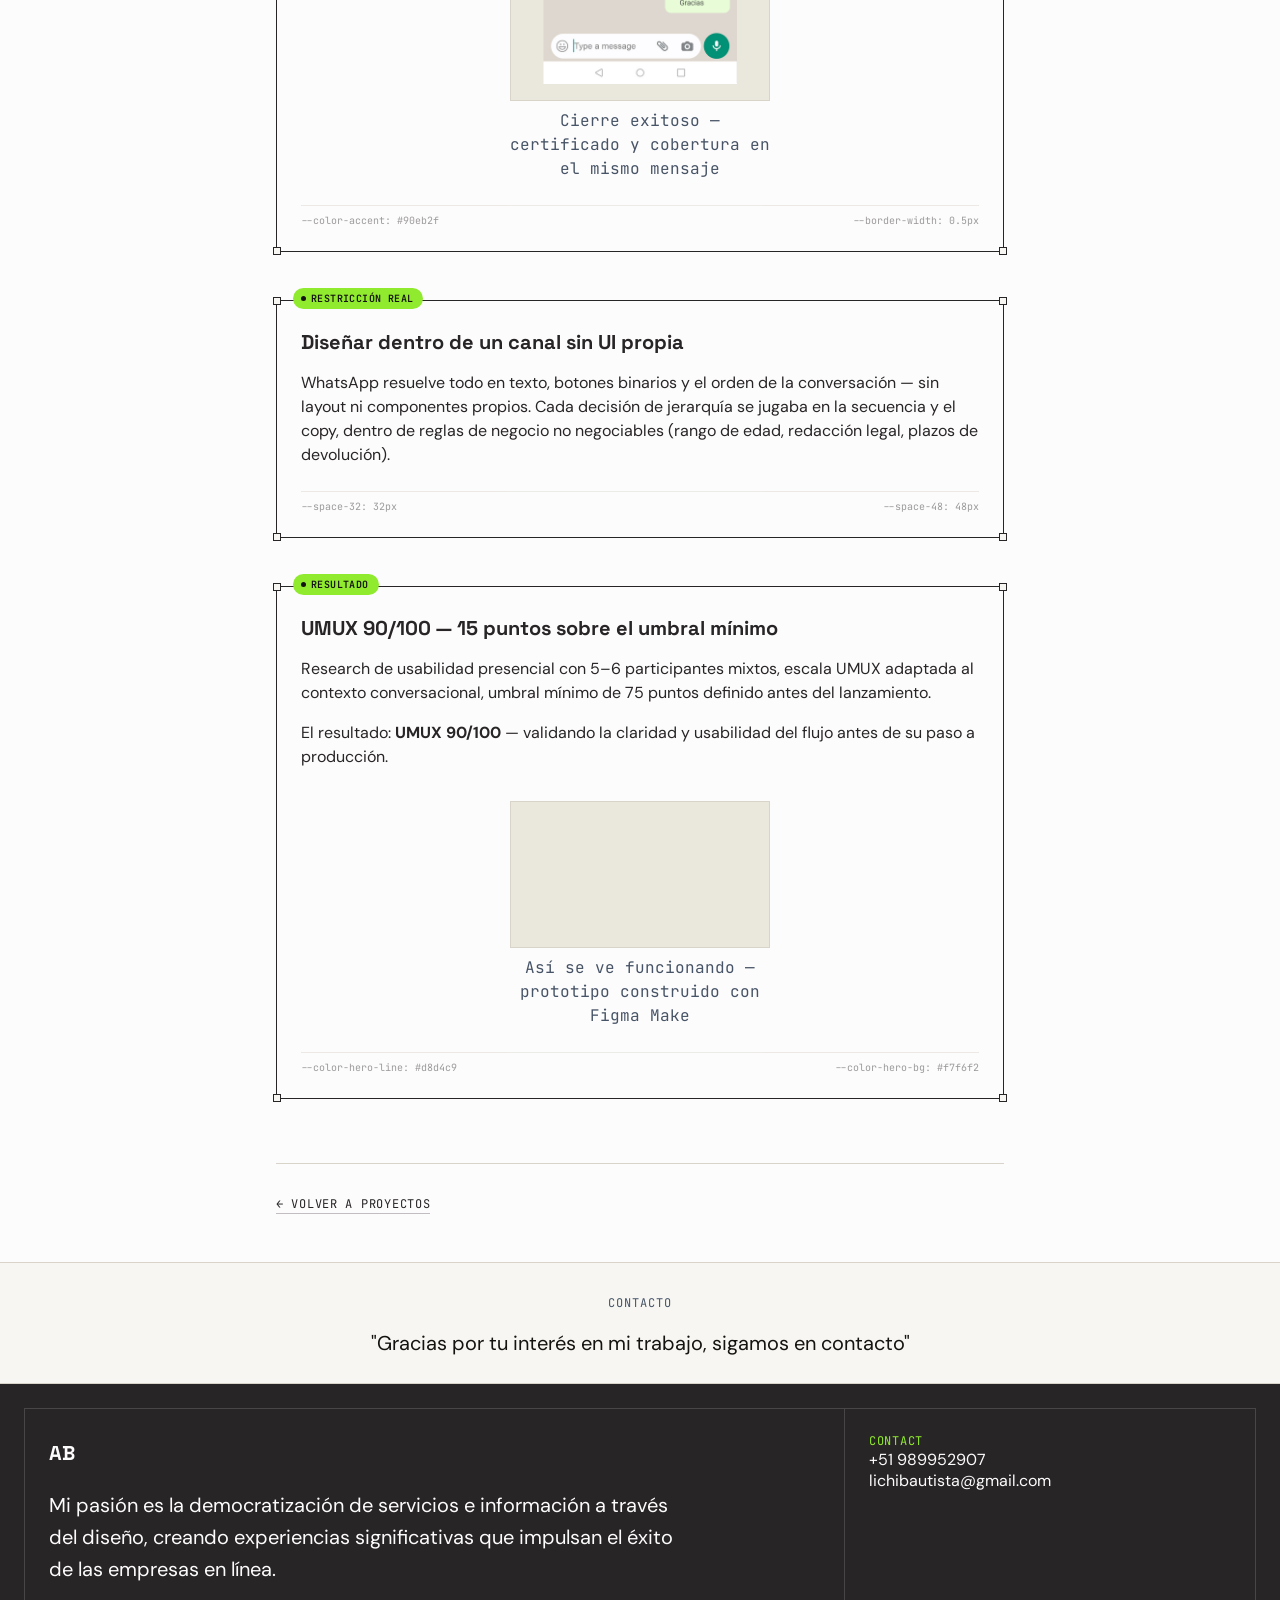
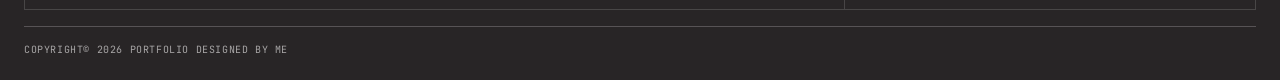
<file: onco.html>
<!DOCTYPE html>
<html lang="es">
<head>
  <meta charset="UTF-8" />
  <meta name="viewport" content="width=device-width, initial-scale=1.0" />
  <title>Onco Efectivo — Adriana Bautista</title>
  <link rel="icon" type="image/svg+xml" href="favicon.svg" />
  <link rel="stylesheet" href="tokens.css?v=31" />
  <link rel="stylesheet" href="styles.css?v=31" />
</head>
<body>

  <!-- ===================== NAVBAR ===================== -->
  <header class="navbar">
    <a href="proyectos.html" class="navbar__logo">
      AB
      <span class="navbar__logo-tooltip">Volver al inicio</span>
    </a>
    <nav>
      <ul class="navbar__menu">
        <li><a href="proyectos.html" class="navbar__link navbar__link--active" aria-current="page">Proyectos</a></li>
        <li><a href="index.html" class="navbar__link">Sobre mi</a></li>
      </ul>
    </nav>
  </header>

  <!-- ===================== BREADCRUMB ===================== -->
  <nav class="case-breadcrumb">
    <a href="proyectos.html">Proyectos</a> / Onco Efectivo
  </nav>

  <!-- ===================== CASE HERO ===================== -->
  <section class="case-hero">
    <span class="case-hero__eyebrow" data-reveal>case study — AI-assisted design</span>
    <h1 class="case-hero__title" data-reveal>Onco Efectivo</h1>

    <div class="case-hero__meta" data-reveal>
      <div class="case-hero__meta-cell">
        <span class="case-hero__meta-label">Cliente</span>
        <span class="case-hero__meta-value">Pacífico Seguros × Tottus</span>
      </div>
      <div class="case-hero__meta-cell">
        <span class="case-hero__meta-label">Categoría</span>
        <span class="case-hero__meta-value">Seguros — flujo conversacional con IA</span>
      </div>
      <div class="case-hero__meta-cell">
        <span class="case-hero__meta-label">Rol</span>
        <span class="case-hero__meta-value">Senior Product Designer — diseño end-to-end</span>
      </div>
      <div class="case-hero__meta-cell">
        <span class="case-hero__meta-label">Herramientas de IA</span>
        <span class="case-hero__meta-value">Claude · Figma Make</span>
      </div>
    </div>

    <a href="https://oncotottus.figma.site/"
       class="case-proto-link" target="_blank" rel="noopener" data-reveal>
      Ver prototipo navegable →
    </a>
  </section>

  <!-- ===================== CASE BODY ===================== -->
  <main class="case-body">

    <section class="case-section" data-reveal>
      <span class="case-frame__handle case-frame__handle--tl" aria-hidden="true"></span>
      <span class="case-frame__handle case-frame__handle--tr" aria-hidden="true"></span>
      <span class="case-frame__handle case-frame__handle--bl" aria-hidden="true"></span>
      <span class="case-frame__handle case-frame__handle--br" aria-hidden="true"></span>

      <span class="case-section__label">Contexto de negocio</span>
      <h2 class="case-section__title">El problema</h2>
      <p>
        Onco Efectivo es un seguro oncológico embebido que se vende en góndola
        dentro de las tiendas Tottus, por S/50 en pago único. El cliente lo
        compra en caja, escanea un código QR en la tarjeta de góndola, y
        activa la póliza a través de una conversación de WhatsApp con Vera,
        el bot de Pacífico Seguros. La validación interna ocurre al día
        siguiente a las 5:00 a.m., y el resultado se comunica por WhatsApp y
        correo.
      </p>
      <p>
        El reto no era solo construir una interfaz: era diseñar una
        conversación completa — con sus reglas de negocio, validaciones
        legales y casos de error — que funcionara dentro de las
        restricciones de un canal de mensajería, y que se sintiera cálida y
        clara incluso cuando el mensaje era un rechazo.
      </p>
      <div class="case-section__tokens">
        <span>--font-body: DM Sans</span>
        <span>--line-height-sm: 24px</span>
      </div>
    </section>

    <section class="case-section" data-reveal>
      <span class="case-frame__handle case-frame__handle--tl" aria-hidden="true"></span>
      <span class="case-frame__handle case-frame__handle--tr" aria-hidden="true"></span>
      <span class="case-frame__handle case-frame__handle--bl" aria-hidden="true"></span>
      <span class="case-frame__handle case-frame__handle--br" aria-hidden="true"></span>

      <span class="case-section__label">Mi rol</span>
      <h2 class="case-section__title">Diseño end-to-end del flujo conversacional, con IA como método de producción</h2>
      <p>
        Cubrí arquitectura, copy, prototipado y research. A diferencia de mis
        otros casos, acá el proceso de diseño fue deliberadamente
        AI-assisted: usé Claude para arquitectura del flujo, copy,
        generación de prompts y construcción del prototipo interactivo, y
        Figma Make para el user flow y el prototipo visual — documentando el
        método de producción, no solo el resultado.
      </p>
      <div class="case-section__tokens">
        <span>--font-title: Space Grotesk</span>
        <span>--font-weight-bold: 700</span>
      </div>
    </section>

    <section class="case-section">
      <span class="case-frame__handle case-frame__handle--tl" aria-hidden="true"></span>
      <span class="case-frame__handle case-frame__handle--tr" aria-hidden="true"></span>
      <span class="case-frame__handle case-frame__handle--bl" aria-hidden="true"></span>
      <span class="case-frame__handle case-frame__handle--br" aria-hidden="true"></span>

      <span class="case-section__label">Decisión de sistema</span>
      <h2 class="case-section__title">Una conversación con reglas de negocio, no un formulario con burbujas</h2>
      <p>
        Mapeé el journey en tres fases — registro, consentimientos y
        validación — y construí el user flow completo en Figma, con copy en
        cada nodo, casuísticas de error y timeout incluidos.
      </p>

      <div class="case-image">
        <svg width="100%" viewBox="0 0 680 560" role="img" aria-label="Diagrama de flujo: Fase 1 registro, Fase 2 consentimientos, Fase 3 validación Pacífico, con dos puntos de rechazo hacia transferencia o devolución">
          <g fill="none" stroke="#15130f" stroke-width="0.5">
            <rect x="220" y="20" width="240" height="44" rx="4"/>
            <rect x="200" y="100" width="280" height="56" rx="4"/>
            <rect x="200" y="212" width="280" height="56" rx="4"/>
            <rect x="200" y="324" width="280" height="56" rx="4"/>
          </g>
          <rect x="220" y="440" width="240" height="44" rx="4" fill="none" stroke="#90eb2f" stroke-width="1.5"/>
          <rect x="420" y="258" width="220" height="56" rx="4" fill="none" stroke="#15130f" stroke-width="0.5" stroke-dasharray="3 3"/>
          <g font-family="'JetBrains Mono', monospace" font-size="9" text-transform="uppercase" letter-spacing="0.04em" fill="#5f5e58">
            <text x="340" y="46" text-anchor="middle">cliente escanea qr en tottus</text>
          </g>
          <g text-anchor="middle">
            <text x="340" y="124" font-family="'Space Grotesk', sans-serif" font-weight="700" font-size="13" fill="#15130f">Fase 1 — registro de datos</text>
            <text x="340" y="144" font-family="'DM Sans', sans-serif" font-size="11" fill="#5f5e58">Comprobante, DNI, datos personales</text>
            <text x="340" y="236" font-family="'Space Grotesk', sans-serif" font-weight="700" font-size="13" fill="#15130f">Fase 2 — consentimientos</text>
            <text x="340" y="256" font-family="'DM Sans', sans-serif" font-size="11" fill="#5f5e58">Exclusión médica y T&amp;C</text>
            <text x="340" y="348" font-family="'Space Grotesk', sans-serif" font-weight="700" font-size="13" fill="#15130f">Fase 3 — validación Pacífico</text>
            <text x="340" y="368" font-family="'DM Sans', sans-serif" font-size="11" fill="#5f5e58">Día siguiente, 5:00 a.m.</text>
            <text x="340" y="466" font-family="'Space Grotesk', sans-serif" font-weight="700" font-size="13" fill="#15130f">Seguro activo</text>
            <text x="530" y="282" font-family="'Space Grotesk', sans-serif" font-weight="700" font-size="12" fill="#5f5e58">Rechazo</text>
            <text x="530" y="300" font-family="'DM Sans', sans-serif" font-size="10" fill="#8b8a84">Transfiere o devuelve</text>
          </g>
          <g stroke="#15130f" stroke-width="0.5" fill="none">
            <line x1="340" y1="64" x2="340" y2="96"/>
            <line x1="340" y1="156" x2="340" y2="208"/>
            <line x1="340" y1="268" x2="340" y2="320"/>
            <line x1="340" y1="380" x2="340" y2="436"/>
          </g>
          <g stroke="#5f5e58" stroke-width="0.5" stroke-dasharray="3 3" fill="none">
            <path d="M480 236 L420 268"/>
            <path d="M480 352 L420 300"/>
          </g>
        </svg>
      </div>
      <p class="case-image__caption">Flujo condensado — versión completa con reintentos y timeout en <a href="https://www.figma.com/design/5KI0bNpLMEfA01vEx1xONi/User-flow?node-id=163-613" target="_blank" rel="noopener">Figma</a></p>

      <ul class="case-list">
        <li>QR reactivo, no proactivo — el cliente inicia la conversación, no el bot.</li>
        <li>Tipo de documento antes del número — valida el formato correcto (DNI o CE).</li>
        <li>Declaración jurada como pregunta directa — evita ambigüedad de Sí/No en negativo.</li>
        <li>Tercera persona para el asegurado — el comprador no siempre es quien se asegura.</li>
        <li>Transferencia si no califica — evita perder la venta por un desajuste no contemplado.</li>
      </ul>

      <div class="case-mobile-preview">
        <div class="case-image case-image--mobile">
          <img src="onco-registro.png" alt="Conversación de WhatsApp pidiendo el número de boleta para iniciar el registro" />
        </div>
        <p class="case-image__caption">Trigger reactivo — Vera responde solicitando el N° de boleta</p>
      </div>

      <div class="case-mobile-preview">
        <div class="case-image case-image--mobile">
          <img src="onco-mensaje-activo.png" alt="Mensaje de WhatsApp confirmando que el seguro está activo, con certificado PDF adjunto y resumen de cobertura" />
        </div>
        <p class="case-image__caption">Cierre exitoso — certificado y cobertura en el mismo mensaje</p>
      </div>

      <div class="case-section__tokens">
        <span>--color-accent: #90eb2f</span>
        <span>--border-width: 0.5px</span>
      </div>
    </section>

    <section class="case-section" data-reveal>
      <span class="case-frame__handle case-frame__handle--tl" aria-hidden="true"></span>
      <span class="case-frame__handle case-frame__handle--tr" aria-hidden="true"></span>
      <span class="case-frame__handle case-frame__handle--bl" aria-hidden="true"></span>
      <span class="case-frame__handle case-frame__handle--br" aria-hidden="true"></span>

      <span class="case-section__label">Restricción real</span>
      <h2 class="case-section__title">Diseñar dentro de un canal sin UI propia</h2>
      <p>
        WhatsApp resuelve todo en texto, botones binarios y el orden de la
        conversación — sin layout ni componentes propios. Cada decisión de
        jerarquía se jugaba en la secuencia y el copy, dentro de reglas de
        negocio no negociables (rango de edad, redacción legal, plazos de
        devolución).
      </p>
      <div class="case-section__tokens">
        <span>--space-32: 32px</span>
        <span>--space-48: 48px</span>
      </div>
    </section>

    <section class="case-section" data-reveal>
      <span class="case-frame__handle case-frame__handle--tl" aria-hidden="true"></span>
      <span class="case-frame__handle case-frame__handle--tr" aria-hidden="true"></span>
      <span class="case-frame__handle case-frame__handle--bl" aria-hidden="true"></span>
      <span class="case-frame__handle case-frame__handle--br" aria-hidden="true"></span>

      <span class="case-section__label">Resultado</span>
      <h2 class="case-section__title">UMUX 90/100 — 15 puntos sobre el umbral mínimo</h2>
      <p>
        Research de usabilidad presencial con 5–6 participantes mixtos,
        escala UMUX adaptada al contexto conversacional, umbral mínimo de 75
        puntos definido antes del lanzamiento.
      </p>
      <p>
        El resultado: <strong>UMUX 90/100</strong> — validando la claridad y
        usabilidad del flujo antes de su paso a producción.
      </p>

      <div class="case-mobile-preview">
        <div class="case-image case-image--mobile">
          <video src="onco-demo.mp4" autoplay loop muted playsinline></video>
        </div>
        <p class="case-image__caption">Así se ve funcionando — prototipo construido con Figma Make</p>
      </div>

      <div class="case-section__tokens">
        <span>--color-hero-line: #d8d4c9</span>
        <span>--color-hero-bg: #f7f6f2</span>
      </div>
    </section>


    <div class="case-nav-footer">
      <a href="proyectos.html">← Volver a proyectos</a>
    </div>

  </main>

  <!-- ===================== FOOTER ===================== -->
  <section class="footer-cta">
    <div class="footer-cta__eyebrow">contacto</div>
    "Gracias por tu interés en mi trabajo, sigamos en contacto"
  </section>

  <footer class="footer">
    <div class="footer__top">
      <div>
        <div class="navbar__logo" style="color: var(--color-secondary-10); margin-bottom: var(--space-16); cursor: default;">AB</div>
        <p class="footer__bio">
          Mi pasión es la democratización de servicios e información a través
          del diseño, creando experiencias significativas que impulsan el
          éxito de las empresas en línea.
        </p>
      </div>
      <div>
        <p class="footer__contact-title">Contact</p>
        <p class="footer__contact-item"><a href="tel:+51989952907">+51 989952907</a></p>
        <p class="footer__contact-item"><a href="mailto:lichibautista@gmail.com">lichibautista@gmail.com</a></p>
      </div>
    </div>
    <div class="footer__divider"></div>
    <p class="footer__copyright">Copyright© 2026 Portfolio designed by me</p>
  </footer>

  <button class="floating-avatar" id="floating-avatar" aria-label="Volver al inicio de la página" type="button">AB</button>

  <script src="main.js?v=31"></script>
</body>
</html>
</file>
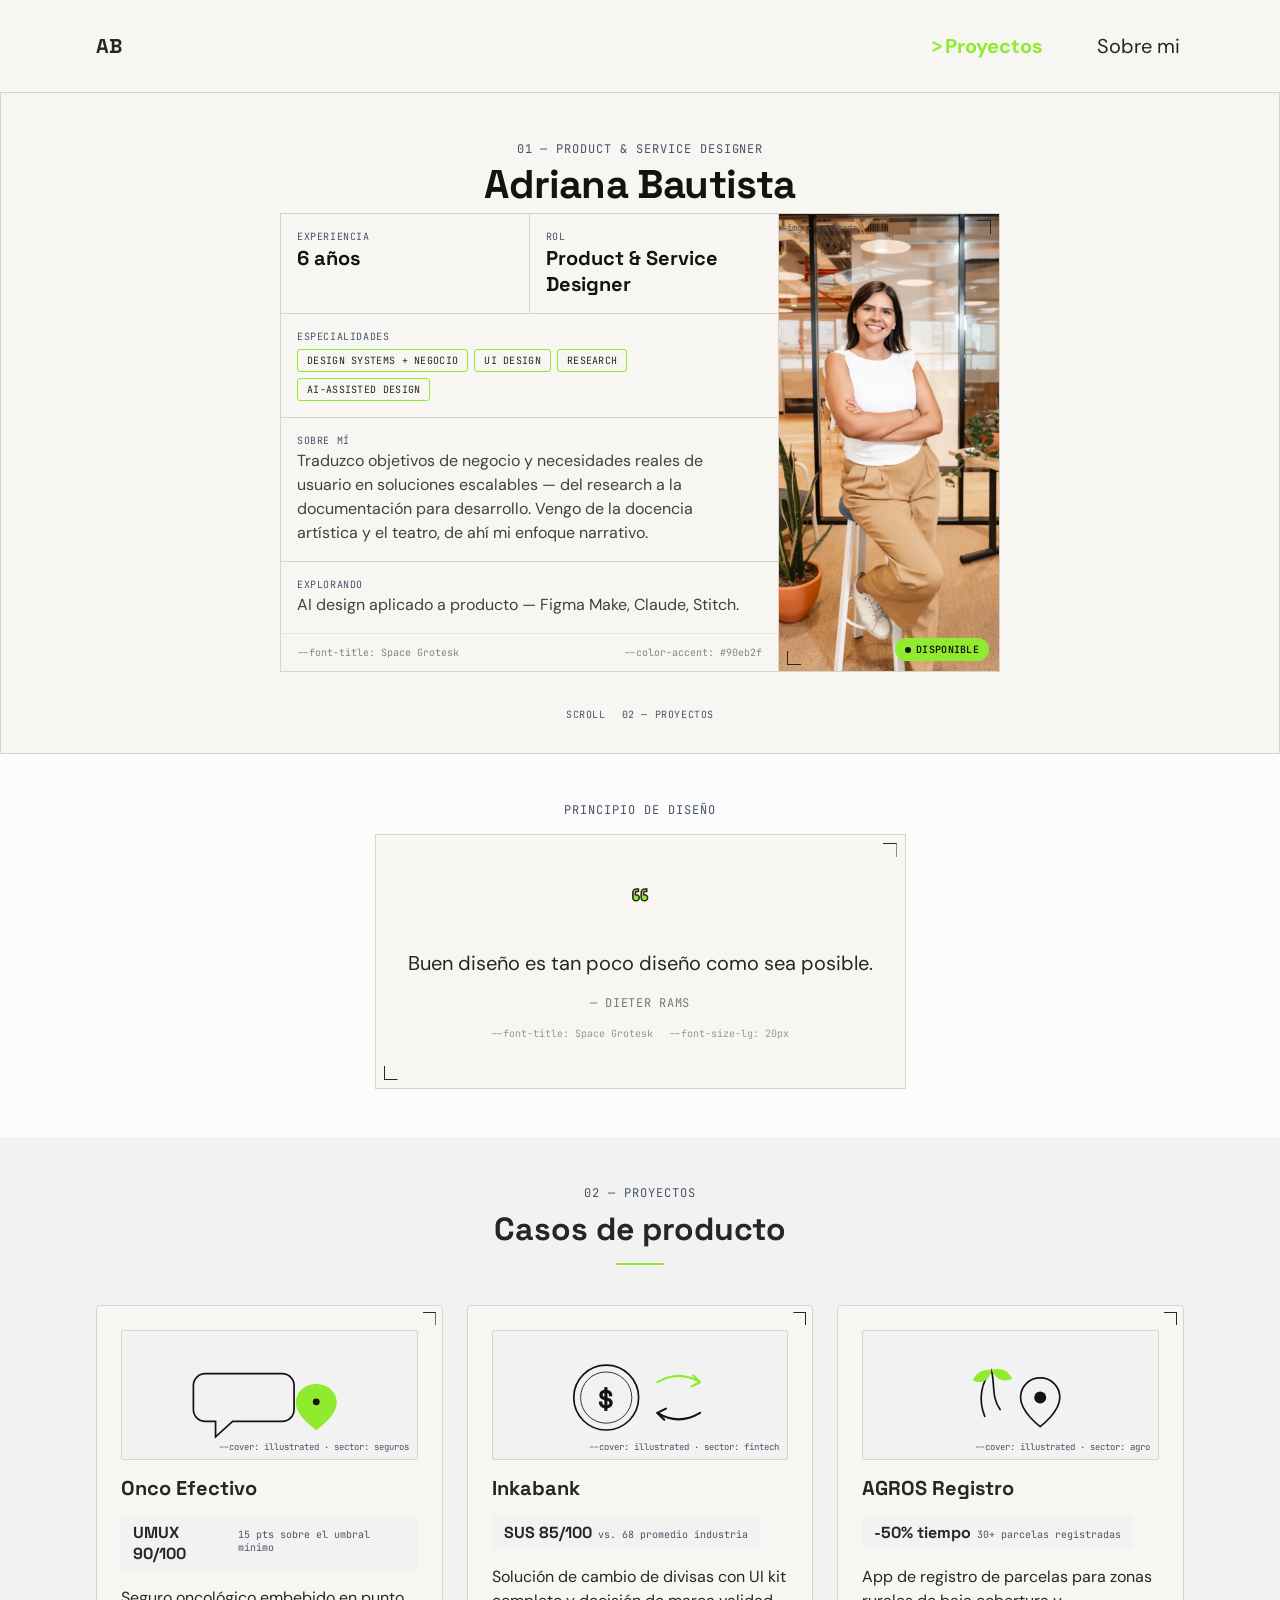
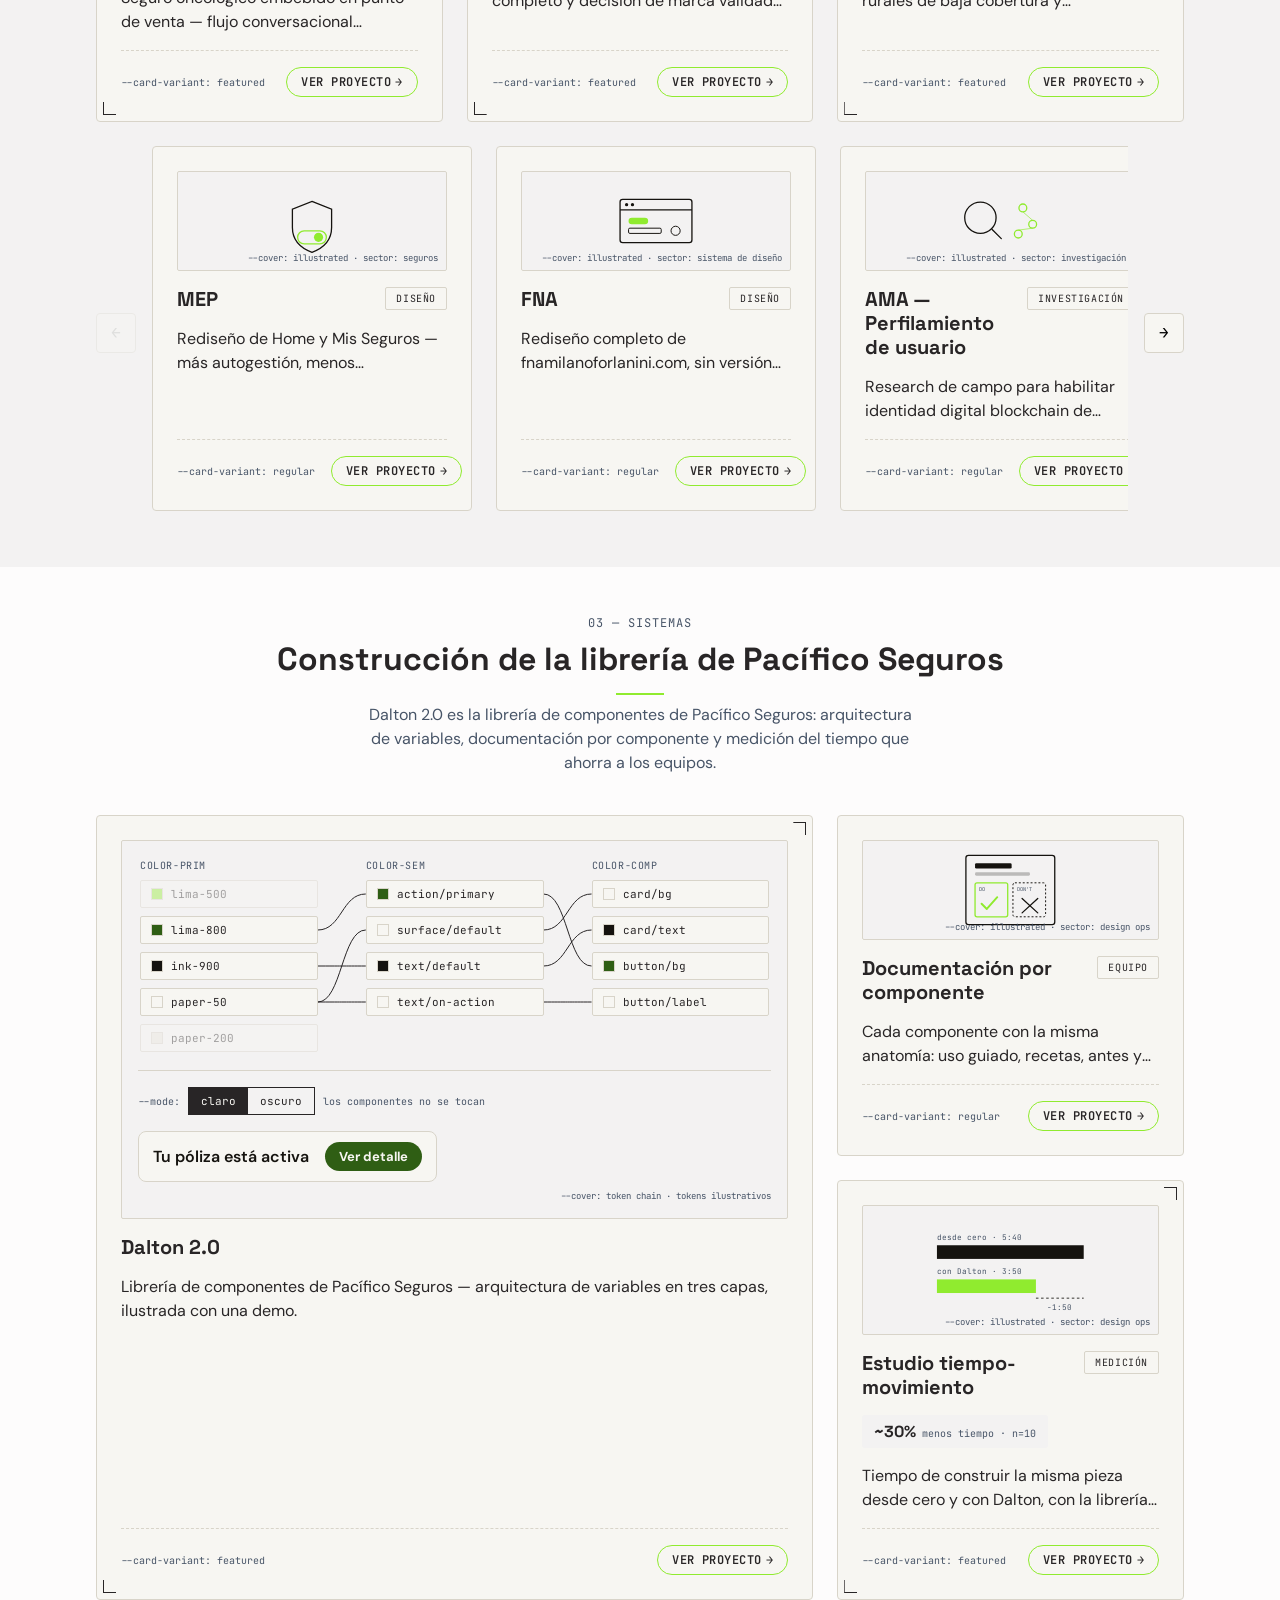
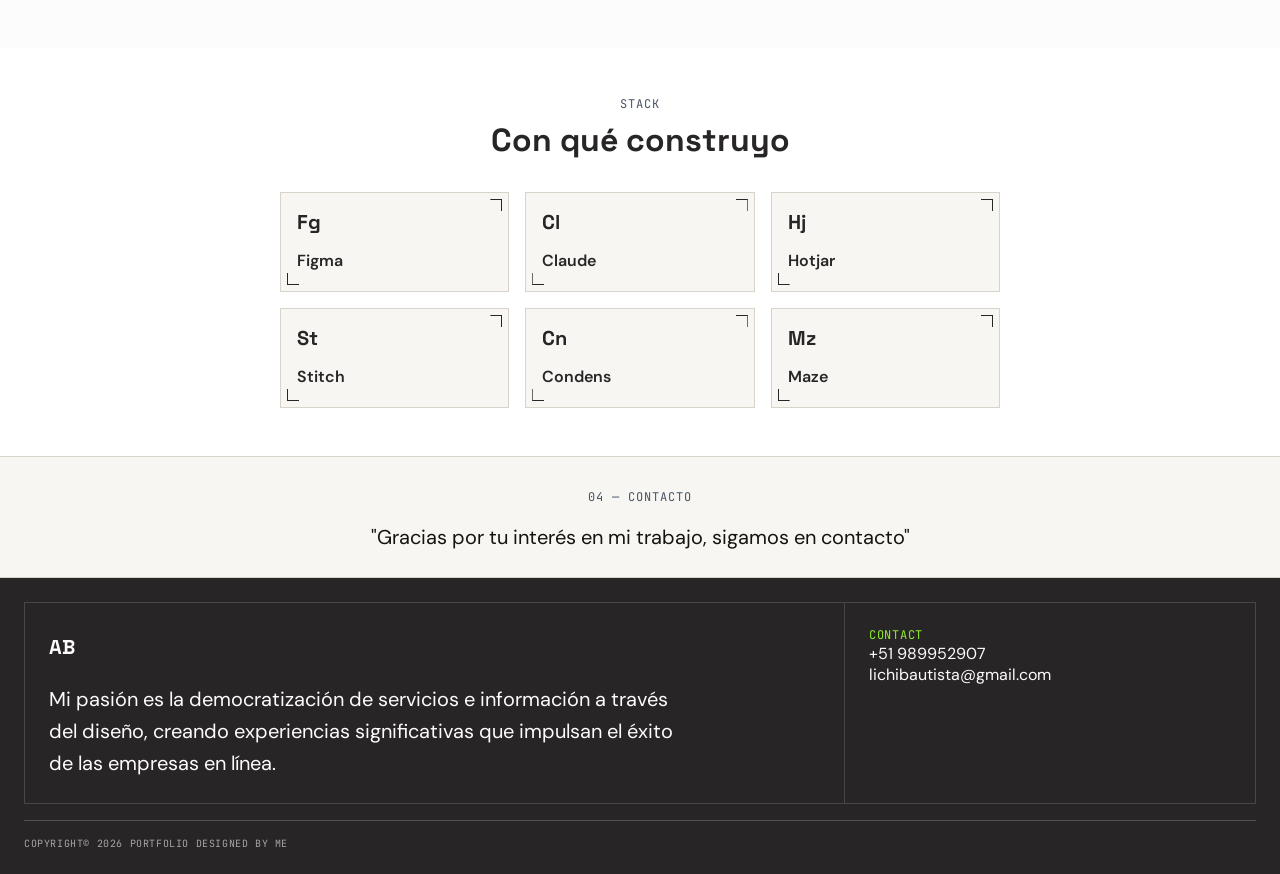
<file: proyectos.html>
<!DOCTYPE html>
<html lang="es">
<head>
  <meta charset="UTF-8" />
  <meta name="viewport" content="width=device-width, initial-scale=1.0" />
  <title>Adriana Bautista — Proyectos</title>
  <link rel="icon" type="image/svg+xml" href="favicon.svg" />
  <link rel="stylesheet" href="tokens.css?v=37" />
  <link rel="stylesheet" href="styles.css?v=37" />
</head>
<body>

  <!-- ===================== NAVBAR ===================== -->
  <header class="navbar">
    <a href="proyectos.html" class="navbar__logo">
      AB
      <span class="navbar__logo-tooltip">Volver al inicio</span>
    </a>
    <nav>
      <ul class="navbar__menu">
        <li><a href="proyectos.html" class="navbar__link navbar__link--active" aria-current="page">Proyectos</a></li>
        <li><a href="index.html" class="navbar__link">Sobre mi</a></li>
      </ul>
    </nav>
  </header>

  <!-- ===================== HERO ===================== -->
  <section class="hero-b">
    <div class="hero-b__eyebrow" data-reveal>01 — product &amp; service designer</div>
    <h1 class="hero-b__name" data-reveal>Adriana Bautista</h1>

    <div class="hero-b__panel" data-reveal>
      <div class="hero-b__spec">
        <div class="hero-b__spec-grid">
          <div class="hero-b__spec-cell">
            <span class="hero-b__spec-label">Experiencia</span>
            <span class="hero-b__spec-value">6 años</span>
          </div>
          <div class="hero-b__spec-cell">
            <span class="hero-b__spec-label">Rol</span>
            <span class="hero-b__spec-value">Product &amp; Service Designer</span>
          </div>
          <div class="hero-b__spec-cell hero-b__spec-cell--wide">
            <span class="hero-b__spec-label">Especialidades</span>
            <div class="hero-b__spec-tags">
              <span class="hero-b__spec-tag">Design Systems + Negocio</span>
              <span class="hero-b__spec-tag">UI Design</span>
              <span class="hero-b__spec-tag">Research</span>
              <span class="hero-b__spec-tag">AI-Assisted Design</span>
            </div>
          </div>
          <div class="hero-b__spec-cell hero-b__spec-cell--wide">
            <span class="hero-b__spec-label">Sobre mí</span>
            <p class="hero-b__spec-bio">
              Traduzco objetivos de negocio y necesidades reales de usuario en soluciones escalables — del research a la documentación para desarrollo. Vengo de la docencia artística y el teatro, de ahí mi enfoque narrativo.
            </p>
          </div>
          <div class="hero-b__spec-cell hero-b__spec-cell--wide">
            <span class="hero-b__spec-label">Explorando</span>
            <p class="hero-b__spec-bio">
              AI design aplicado a producto — Figma Make, Claude, Stitch.
            </p>
          </div>
        </div>
        <div class="hero-b__spec-footer">
          <span>--font-title: Space Grotesk</span>
          <span>--color-accent: #90eb2f</span>
        </div>
      </div>

      <div class="hero-b__photo">
        <span class="hero-b__photo-tag">img · centrada</span>
        <img src="about-headshot-hero.png" alt="Foto de Adriana Bautista" />
        <span class="hero-b__status"><span class="hero-b__status-dot" aria-hidden="true"></span>Disponible</span>
        <span class="hero-b__corner hero-b__corner--tr" aria-hidden="true"></span>
        <span class="hero-b__corner hero-b__corner--bl" aria-hidden="true"></span>
      </div>
    </div>

    <div class="hero-b__scroll-cue" id="hero-scroll-cue">
      <span>scroll</span>
      <span class="hero-b__scroll-line"></span>
      <span>02 — proyectos</span>
    </div>
  </section>

  <!-- ===================== QUOTE ===================== -->
  <section class="quote-section">
    <div class="quote-section__eyebrow" data-reveal>principio de diseño</div>
    <div class="quote-panel" data-reveal>
      <span class="quote-panel__mark" aria-hidden="true">&ldquo;</span>
      <p class="quote-section__text" id="quote-typewriter" data-typewriter="Buen diseño es tan poco diseño como sea posible.">
        Buen diseño es tan poco diseño como sea posible.
      </p>
      <p class="quote-section__author">— Dieter Rams</p>
      <div class="quote-panel__tokens quote-panel__tokens--visible">
        <span>--font-title: Space Grotesk</span>
        <span>--font-size-lg: 20px</span>
      </div>
      <span class="quote-panel__corner quote-panel__corner--tr" aria-hidden="true"></span>
      <span class="quote-panel__corner quote-panel__corner--bl" aria-hidden="true"></span>
    </div>
  </section>

  <!-- ===================== PROYECTOS ===================== -->
  <section class="projects-section">
    <div class="projects-section__eyebrow" data-reveal>02 — proyectos</div>
    <h2 class="projects-section__title" data-reveal>Casos de producto</h2>

    <!-- Tres casos destacados, misma anatomía de card, mismo peso visual.
         Orden por relevancia estratégica para el posicionamiento actual
         (seguros + IA aplicada a producción), no por magnitud de métrica:
         Onco (UMUX 90/100) → Inkabank (SUS 85/100) → AGROS (-50% tiempo).
         3 de 7 proyectos como destacados es el límite razonable (Ley de
         Hick) — un 4to empezaría a competir por atención primaria. Cada
         card es un único <a> (no <article> con link anidado): mejor
         target de click (Fitts's Law) y evita interactivo-dentro-de-
         interactivo. El CTA visual es un span aria-hidden, decorativo.
         Footer expone --card-variant, coherente con la tesis de "toda
         la plataforma es un artefacto de tokens" — incluso el propio
         componente se documenta a sí mismo. -->
    <div class="projects-anchors">

      <a href="onco.html" class="project-card project-card--featured" data-reveal aria-label="Ver caso completo: Onco Efectivo">
        <div class="project-card__image-wrapper">
          <svg width="100%" height="100%" viewBox="0 0 300 150" aria-hidden="true">
            <path d="M75 50 h90 a14 14 0 0 1 14 14 v28 a14 14 0 0 1 -14 14 h-58 l-20 18 v-18 h-12 a14 14 0 0 1 -14 -14 v-28 a14 14 0 0 1 14 -14 z" fill="none" stroke="#15130f" stroke-width="2"/>
            <path d="M205 62 c-14 0 -24 10 -24 22 c0 16 24 32 24 32 s24 -16 24 -32 c0 -12 -10 -22 -24 -22 z" fill="#90eb2f"/>
            <circle cx="205" cy="83" r="4" fill="#15130f"/>
          </svg>
          <span class="project-card__cover-caption">--cover: illustrated · sector: seguros</span>
        </div>
        <div class="project-card__header">
          <h3 class="project-card__title">Onco Efectivo</h3>
        </div>
        <div class="project-card__metric">
          <span class="project-card__metric-value">UMUX 90/100</span>
          <span class="project-card__metric-sub">15 pts sobre el umbral mínimo</span>
        </div>
        <p class="project-card__description">
          Seguro oncológico embebido en punto de venta — flujo conversacional
          diseñado con Claude y Figma Make como método de producción.
        </p>
        <div class="project-card__footer">
          <span class="project-card__footer-note">--card-variant: featured</span>
          <span class="project-card__link" aria-hidden="true">Ver proyecto</span>
        </div>
      </a>

      <a href="inkabank.html" class="project-card project-card--featured" data-reveal aria-label="Ver caso completo: Inkabank">
        <div class="project-card__image-wrapper">
          <svg width="100%" height="100%" viewBox="0 0 300 150" aria-hidden="true">
            <circle cx="110" cy="78" r="38" fill="none" stroke="#15130f" stroke-width="2"/>
            <circle cx="110" cy="78" r="30" fill="none" stroke="#15130f" stroke-width="1"/>
            <text x="110" y="90" font-family="'Space Grotesk', sans-serif" font-weight="700" font-size="30" fill="#15130f" text-anchor="middle">$</text>
            <path d="M170 60 Q195 45 220 60" fill="none" stroke="#90eb2f" stroke-width="2.5" stroke-linecap="round"/>
            <path d="M212 52 L220 60 L210 65" fill="none" stroke="#90eb2f" stroke-width="2.5" stroke-linecap="round" stroke-linejoin="round"/>
            <path d="M170 96 Q195 111 220 96" fill="none" stroke="#15130f" stroke-width="2.5" stroke-linecap="round"/>
            <path d="M178 104 L170 96 L180 91" fill="none" stroke="#15130f" stroke-width="2.5" stroke-linecap="round" stroke-linejoin="round"/>
          </svg>
          <span class="project-card__cover-caption">--cover: illustrated · sector: fintech</span>
        </div>
        <div class="project-card__header">
          <h3 class="project-card__title">Inkabank</h3>
        </div>
        <div class="project-card__metric">
          <span class="project-card__metric-value">SUS 85/100</span>
          <span class="project-card__metric-sub">vs. 68 promedio industria</span>
        </div>
        <p class="project-card__description">
          Solución de cambio de divisas con UI kit completo y decisión de
          marca validada con testing real.
        </p>
        <div class="project-card__footer">
          <span class="project-card__footer-note">--card-variant: featured</span>
          <span class="project-card__link" aria-hidden="true">Ver proyecto</span>
        </div>
      </a>

      <a href="agros.html" class="project-card project-card--featured" data-reveal aria-label="Ver caso completo: AGROS Registro">
        <div class="project-card__image-wrapper">
          <svg width="100%" height="100%" viewBox="0 0 300 150" aria-hidden="true">
            <path d="M120 100 C112 80 116 60 128 46 C132 64 128 78 138 92" fill="none" stroke="#15130f" stroke-width="2" stroke-linecap="round"/>
            <path d="M128 46 C120 44 110 48 106 58 C116 62 124 60 128 46 Z" fill="#90eb2f"/>
            <path d="M128 46 C138 42 148 46 152 56 C142 60 134 58 128 46 Z" fill="#90eb2f"/>
            <path d="M185 55 c-13 0 -23 10 -23 23 c0 17 23 34 23 34 s23 -17 23 -34 c0 -13 -10 -23 -23 -23 z" fill="none" stroke="#15130f" stroke-width="2"/>
            <circle cx="185" cy="78" r="7" fill="#15130f"/>
          </svg>
          <span class="project-card__cover-caption">--cover: illustrated · sector: agro</span>
        </div>
        <div class="project-card__header">
          <h3 class="project-card__title">AGROS Registro</h3>
        </div>
        <div class="project-card__metric">
          <span class="project-card__metric-value">-50% tiempo</span>
          <span class="project-card__metric-sub">30+ parcelas registradas</span>
        </div>
        <p class="project-card__description">
          App de registro de parcelas para zonas rurales de baja cobertura
          y conectividad limitada.
        </p>
        <div class="project-card__footer">
          <span class="project-card__footer-note">--card-variant: featured</span>
          <span class="project-card__link" aria-hidden="true">Ver proyecto</span>
        </div>
      </a>

    </div>

    <!-- Segunda fila: carrusel de 4 cards regulares (scroll-snap nativo, flechas
         para que el affordance se vea en desktop). Orden por vigencia
         (MEP primero). Las de la librería de Pacífico viven en Sistemas. -->
    <div class="carousel-wrapper" data-reveal>
      <button class="carousel-arrow carousel-arrow--prev" id="carousel-prev" aria-label="Ver proyecto anterior">←</button>

      <div class="carousel-track" id="carousel-track">

        <a href="mep.html" class="project-card carousel-card" aria-label="Ver caso completo: MEP">
          <div class="project-card__image-wrapper">
            <svg width="100%" height="100%" viewBox="0 0 300 150" aria-hidden="true">
              <path d="M150 45 l30 12 v28 c0 20 -14 32 -30 38 c-16 -6 -30 -18 -30 -38 v-28 z" fill="none" stroke="#15130f" stroke-width="2"/>
              <rect x="128" y="90" width="44" height="20" rx="10" fill="none" stroke="#90eb2f" stroke-width="2"/>
              <circle cx="160" cy="100" r="7" fill="#90eb2f"/>
            </svg>
            <span class="project-card__cover-caption">--cover: illustrated · sector: seguros</span>
          </div>
          <div class="project-card__header">
            <h3 class="project-card__title">MEP</h3>
            <span class="project-card__badge">Diseño</span>
          </div>
          <p class="project-card__description">
            Rediseño de Home y Mis Seguros — más autogestión, menos
            dependencia del call center.
          </p>
          <div class="project-card__footer">
            <span class="project-card__footer-note">--card-variant: regular</span>
            <span class="project-card__link" aria-hidden="true">Ver proyecto</span>
          </div>
        </a>

        <a href="fna.html" class="project-card carousel-card" aria-label="Ver caso completo: FNA">
          <div class="project-card__image-wrapper">
            <svg width="100%" height="100%" viewBox="0 0 300 150" aria-hidden="true">
              <rect x="95" y="42" width="110" height="66" rx="4" fill="none" stroke="#15130f" stroke-width="2"/>
              <line x1="95" y1="58" x2="205" y2="58" stroke="#15130f" stroke-width="2"/>
              <circle cx="105" cy="50" r="2.5" fill="#15130f"/>
              <circle cx="114" cy="50" r="2.5" fill="#15130f"/>
              <rect x="108" y="70" width="30" height="10" rx="5" fill="#90eb2f"/>
              <rect x="108" y="86" width="50" height="8" rx="2" fill="none" stroke="#15130f" stroke-width="1.5"/>
              <circle cx="180" cy="90" r="7" fill="none" stroke="#15130f" stroke-width="1.5"/>
            </svg>
            <span class="project-card__cover-caption">--cover: illustrated · sector: sistema de diseño</span>
          </div>
          <div class="project-card__header">
            <h3 class="project-card__title">FNA</h3>
            <span class="project-card__badge">Diseño</span>
          </div>
          <p class="project-card__description">
            Rediseño completo de fnamilanoforlanini.com, sin versión mobile
            previa — sistema de componentes desde cero.
          </p>
          <div class="project-card__footer">
            <span class="project-card__footer-note">--card-variant: regular</span>
            <span class="project-card__link" aria-hidden="true">Ver proyecto</span>
          </div>
        </a>

        <a href="ama.html" class="project-card carousel-card" aria-label="Ver caso completo: AMA — Perfilamiento de usuario">
          <div class="project-card__image-wrapper">
            <svg width="100%" height="100%" viewBox="0 0 300 150" aria-hidden="true">
              <circle cx="120" cy="70" r="24" fill="none" stroke="#15130f" stroke-width="2"/>
              <line x1="138" y1="88" x2="152" y2="102" stroke="#15130f" stroke-width="2" stroke-linecap="round"/>
              <circle cx="185" cy="55" r="6" fill="none" stroke="#90eb2f" stroke-width="2"/>
              <circle cx="200" cy="80" r="6" fill="none" stroke="#90eb2f" stroke-width="2"/>
              <circle cx="178" cy="95" r="6" fill="none" stroke="#90eb2f" stroke-width="2"/>
              <line x1="185" y1="61" x2="200" y2="74" stroke="#90eb2f" stroke-width="1"/>
              <line x1="200" y1="86" x2="178" y2="89" stroke="#90eb2f" stroke-width="1"/>
            </svg>
            <span class="project-card__cover-caption">--cover: illustrated · sector: investigación</span>
          </div>
          <div class="project-card__header">
            <h3 class="project-card__title">AMA — Perfilamiento de usuario</h3>
            <span class="project-card__badge">Investigación</span>
          </div>
          <p class="project-card__description">
            Research de campo para habilitar identidad digital blockchain
            de productores textiles en Cusco.
          </p>
          <div class="project-card__footer">
            <span class="project-card__footer-note">--card-variant: regular</span>
            <span class="project-card__link" aria-hidden="true">Ver proyecto</span>
          </div>
        </a>

        <a href="banbif.html" class="project-card carousel-card" aria-label="Ver caso completo: Rediseño Banbif">
          <div class="project-card__image-wrapper">
            <svg width="100%" height="100%" viewBox="0 0 300 150" aria-hidden="true">
              <rect x="95" y="50" width="110" height="72" rx="8" fill="none" stroke="#15130f" stroke-width="2"/>
              <rect x="110" y="68" width="20" height="16" rx="3" fill="#90eb2f"/>
              <line x1="110" y1="100" x2="160" y2="100" stroke="#15130f" stroke-width="2" stroke-linecap="round"/>
              <line x1="110" y1="110" x2="140" y2="110" stroke="#15130f" stroke-width="1.5" stroke-linecap="round" opacity="0.6"/>
            </svg>
            <span class="project-card__cover-caption">--cover: illustrated · sector: banca</span>
          </div>
          <div class="project-card__header">
            <h3 class="project-card__title">Rediseño Banbif</h3>
            <span class="project-card__badge">Diseño</span>
          </div>
          <p class="project-card__description">
            Sistema de componentes con estados documentados y testing
            visual con usuarios reales.
          </p>
          <div class="project-card__footer">
            <span class="project-card__footer-note">--card-variant: regular</span>
            <span class="project-card__link" aria-hidden="true">Ver proyecto</span>
          </div>
        </a>

      </div>

      <button class="carousel-arrow carousel-arrow--next" id="carousel-next" aria-label="Ver siguiente proyecto">→</button>
    </div>
  </section>


  <!-- ===================== SISTEMAS ===================== -->
  <!-- Categoría de trabajo distinta a "producto": por eso tiene su propia
       sección y un layout asimétrico (bento) en vez de la grilla pareja.
       La card de Dalton es un <article> y no un <a> único: su portada es una
       demo interactiva (toggle de modo, chips enfocables) y no puede vivir
       dentro de un enlace. El CTA es el único link real. -->
  <section class="projects-section projects-section--systems">
    <div class="projects-section__eyebrow" data-reveal>03 — sistemas</div>
    <h2 class="projects-section__title" data-reveal>Construcción de la librería de Pacífico Seguros</h2>
    <p class="projects-section__lead" data-reveal>
      Dalton 2.0 es la librería de componentes de Pacífico Seguros:
      arquitectura de variables, documentación por componente y medición
      del tiempo que ahorra a los equipos.
    </p>

    <div class="systems-bento">

      <article class="project-card project-card--featured project-card--demo systems-bento__main">
        <div class="project-card__image-wrapper project-card__image-wrapper--demo">
          <p class="token-demo__fallback">
            Tres capas de variables — primitivos, semánticos y de componente.
            Al cambiar de modo solo se reasigna la capa semántica; los
            componentes no se tocan.
          </p>
          <div class="token-demo" id="token-demo" hidden>
            <div class="token-demo__scroll">
              <div class="token-chain" id="token-chain">
                <svg class="token-chain__links" id="token-links" aria-hidden="true"></svg>
                <div class="token-chain__col"><h4>color-prim</h4><ul id="tok-prim"></ul></div>
                <div class="token-chain__col"><h4>color-sem</h4><ul id="tok-sem"></ul></div>
                <div class="token-chain__col"><h4>color-comp</h4><ul id="tok-comp"></ul></div>
              </div>
            </div>
            <div class="token-demo__live">
              <div class="token-demo__mode">
                <span class="token-demo__label">--mode:</span>
                <div class="mode-switch" role="group" aria-label="Modo de color">
                  <button type="button" aria-pressed="true" data-mode="light">claro</button>
                  <button type="button" aria-pressed="false" data-mode="dark">oscuro</button>
                </div>
                <span class="token-demo__hint">los componentes no se tocan</span>
              </div>
              <div class="token-preview" id="token-preview" aria-hidden="true">
                <p>Tu póliza está activa</p>
                <span class="token-preview__btn">Ver detalle</span>
              </div>
            </div>
          </div>
          <span class="project-card__cover-caption project-card__cover-caption--static">--cover: token chain · tokens ilustrativos</span>
        </div>
        <div class="project-card__header">
          <h3 class="project-card__title">Dalton 2.0</h3>
        </div>
        <p class="project-card__description">
          Librería de componentes de Pacífico Seguros — arquitectura de
          variables en tres capas, ilustrada con una demo.
        </p>
        <div class="project-card__footer">
          <span class="project-card__footer-note">--card-variant: featured</span>
          <a href="dalton.html" class="project-card__link" aria-label="Ver caso completo: Dalton 2.0">Ver proyecto</a>
        </div>
      </article>

      <a href="dalton.html#gobernanza" class="project-card systems-bento__side" aria-label="Ver la documentación por componente de Dalton 2.0">
        <div class="project-card__image-wrapper">
          <svg width="100%" height="100%" viewBox="0 0 300 150" aria-hidden="true">
            <rect x="82" y="22" width="136" height="106" rx="4" fill="none" stroke="#15130f" stroke-width="2"/>
            <rect x="96" y="34" width="56" height="8" rx="2" fill="#15130f"/>
            <rect x="96" y="48" width="84" height="5" rx="2" fill="#15130f" opacity="0.25"/>
            <rect x="96" y="64" width="50" height="52" rx="3" fill="none" stroke="#90eb2f" stroke-width="2"/>
            <rect x="154" y="64" width="50" height="52" rx="3" fill="none" stroke="#15130f" stroke-width="1.5" stroke-dasharray="3 3"/>
            <g font-family="'JetBrains Mono', monospace" font-size="8" fill="#475467">
              <text x="102" y="76">DO</text>
              <text x="160" y="76">DON'T</text>
            </g>
            <path d="M106 96 l8 8 l16 -18" fill="none" stroke="#90eb2f" stroke-width="3" stroke-linecap="round" stroke-linejoin="round"/>
            <path d="M168 88 l24 22 M192 88 l-24 22" fill="none" stroke="#15130f" stroke-width="2" stroke-linecap="round"/>
          </svg>
          <span class="project-card__cover-caption">--cover: illustrated · sector: design ops</span>
        </div>
        <div class="project-card__header">
          <h3 class="project-card__title">Documentación por componente</h3>
          <span class="project-card__badge">Equipo</span>
        </div>
        <p class="project-card__description">
          Cada componente con la misma anatomía: uso guiado, recetas, antes y
          después, y reglas DO / DON'T.
        </p>
        <div class="project-card__footer">
          <span class="project-card__footer-note">--card-variant: regular</span>
          <span class="project-card__link" aria-hidden="true">Ver proyecto</span>
        </div>
      </a>

      <a href="dalton.html#resultado" class="project-card project-card--featured systems-bento__side" aria-label="Ver el estudio tiempo-movimiento de Dalton 2.0">
        <div class="project-card__image-wrapper">
          <svg width="100%" height="100%" viewBox="0 0 300 150" aria-hidden="true">
            <g font-family="'JetBrains Mono', monospace" font-size="9" fill="#475467">
              <text x="64" y="40">desde cero · 5:40</text>
              <text x="64" y="80">con Dalton · 3:50</text>
              <text x="208" y="122" text-anchor="middle">−1:50</text>
            </g>
            <rect x="64" y="46" width="172" height="16" fill="#15130f"/>
            <rect x="64" y="86" width="116" height="16" fill="#90eb2f"/>
            <line x1="180" y1="108" x2="236" y2="108" stroke="#15130f" stroke-width="1" stroke-dasharray="3 3"/>
          </svg>
          <span class="project-card__cover-caption">--cover: illustrated · sector: design ops</span>
        </div>
        <div class="project-card__header">
          <h3 class="project-card__title">Estudio tiempo-movimiento</h3>
          <span class="project-card__badge">Medición</span>
        </div>
        <div class="project-card__metric">
          <span class="project-card__metric-value">~30%</span>
          <span class="project-card__metric-sub">menos tiempo · n=10</span>
        </div>
        <p class="project-card__description">
          Tiempo de construir la misma pieza desde cero y con Dalton, con la
          librería ya en producción.
        </p>
        <div class="project-card__footer">
          <span class="project-card__footer-note">--card-variant: featured</span>
          <span class="project-card__link" aria-hidden="true">Ver proyecto</span>
        </div>
      </a>

    </div>
  </section>

  <!-- ===================== STACK ===================== -->
  <section class="tools-section">
    <div class="tools-section__eyebrow" data-reveal>stack</div>
    <h2 class="tools-section__title" data-reveal>Con qué construyo</h2>

    <!-- Tercera variante de "spec card" del sistema (junto a hero-card y
         quote-card): corner marks + token footer, pero el reveal es en
         hover por repetición de 6 instancias — el typewriter queda
         reservado al mensaje central único (cita/KPI), no a una grilla. -->
    <div class="stack-grid">
      <div class="stack-card" data-reveal>
        <span class="stack-card__mark">Fg</span>
        <span class="stack-card__label">Figma</span>
        <span class="stack-card__used-for">--used-for: UI + design systems · reveal: 320ms</span>
        <span class="stack-card__corner stack-card__corner--tr" aria-hidden="true"></span>
        <span class="stack-card__corner stack-card__corner--bl" aria-hidden="true"></span>
      </div>
      <div class="stack-card" data-reveal>
        <span class="stack-card__mark">Cl</span>
        <span class="stack-card__label">Claude</span>
        <span class="stack-card__used-for">--used-for: research &amp; content · reveal: 320ms</span>
        <span class="stack-card__corner stack-card__corner--tr" aria-hidden="true"></span>
        <span class="stack-card__corner stack-card__corner--bl" aria-hidden="true"></span>
      </div>
      <div class="stack-card" data-reveal>
        <span class="stack-card__mark">Hj</span>
        <span class="stack-card__label">Hotjar</span>
        <span class="stack-card__used-for">--used-for: behavior analytics · reveal: 320ms</span>
        <span class="stack-card__corner stack-card__corner--tr" aria-hidden="true"></span>
        <span class="stack-card__corner stack-card__corner--bl" aria-hidden="true"></span>
      </div>
      <div class="stack-card" data-reveal>
        <span class="stack-card__mark">St</span>
        <span class="stack-card__label">Stitch</span>
        <span class="stack-card__used-for">--used-for: AI-assisted UI · reveal: 320ms</span>
        <span class="stack-card__corner stack-card__corner--tr" aria-hidden="true"></span>
        <span class="stack-card__corner stack-card__corner--bl" aria-hidden="true"></span>
      </div>
      <div class="stack-card" data-reveal>
        <span class="stack-card__mark">Cn</span>
        <span class="stack-card__label">Condens</span>
        <span class="stack-card__used-for">--used-for: research repository · reveal: 320ms</span>
        <span class="stack-card__corner stack-card__corner--tr" aria-hidden="true"></span>
        <span class="stack-card__corner stack-card__corner--bl" aria-hidden="true"></span>
      </div>
      <div class="stack-card" data-reveal>
        <span class="stack-card__mark">Mz</span>
        <span class="stack-card__label">Maze</span>
        <span class="stack-card__used-for">--used-for: usability testing · reveal: 320ms</span>
        <span class="stack-card__corner stack-card__corner--tr" aria-hidden="true"></span>
        <span class="stack-card__corner stack-card__corner--bl" aria-hidden="true"></span>
      </div>
    </div>
  </section>

  <!-- ===================== FOOTER ===================== -->
  <section class="footer-cta">
    <div class="footer-cta__eyebrow">04 — contacto</div>
    "Gracias por tu interés en mi trabajo, sigamos en contacto"
  </section>

  <footer class="footer">
    <div class="footer__top">
      <div>
        <div class="navbar__logo" style="color: var(--color-secondary-10); margin-bottom: var(--space-16); cursor: default;">AB</div>
        <p class="footer__bio">
          Mi pasión es la democratización de servicios e información a través
          del diseño, creando experiencias significativas que impulsan el
          éxito de las empresas en línea.
        </p>
      </div>
      <div>
        <p class="footer__contact-title">Contact</p>
        <p class="footer__contact-item"><a href="tel:+51989952907">+51 989952907</a></p>
        <p class="footer__contact-item"><a href="mailto:lichibautista@gmail.com">lichibautista@gmail.com</a></p>
      </div>
    </div>
    <div class="footer__divider"></div>
    <p class="footer__copyright">Copyright© 2026 Portfolio designed by me</p>
  </footer>

  <!-- ===================== ÍCONO FLOTANTE PERSISTENTE =====================
       Rol del "personaje" (referencia: zorro de MetaMask), resuelto como
       avatar abstracto (tu monograma), no ilustración de mascota — decisión
       tomada explícitamente para evitar depender de un asset que no existe.
       Aparece tras pasar el hero, con idle animation. Click = volver arriba. -->
  <button class="floating-avatar" id="floating-avatar" aria-label="Volver al inicio de la página" type="button">AB</button>

  <script src="main.js?v=37"></script>
</body>
</html>
</file>
<file: tokens.css>
/* ==========================================================================
   TOKENS.CSS
   Fuente de verdad del sistema de diseño. Extraído del Figma "portfolio_adri".
   REGLA: nunca hardcodear un color, tamaño de fuente o spacing fuera de aquí.
   Si necesitas un valor nuevo, agrégalo como token primero.
   ========================================================================== */

:root {
  /* ---- Color / Primitivos ---- */
  --gray-25: #fcfcfd;
  --gray-600: #475467;

  /* ---- Color / Secondary scale (neutros) ---- */
  --color-secondary-10: #fdfcfc;
  --color-secondary-50: #f3f2f2;
  --color-secondary-300: #c2bdc0;
  --color-secondary-900: #282526;

  /* ---- Color / Acentos con rol semántico ---- */
  --color-primary-10: #fef6fa;      /* fondo de sección destacada (footer CTA) */
  --color-accent-lime: #90eb2f;     /* acento decorativo / underline / borde CTA */
  --color-mint-light: #effcf0;      /* fondo sección hero */
  --color-mint-badge: #c9fdc0;      /* fondo de badges de categoría */
  --color-metric-text: #2f5e14;     /* texto sobre --color-mint-badge — para
     el pill de métrica real en casos ancla (SUS, %, conteos). Reutiliza
     --color-mint-badge como fondo en vez de crear un tono nuevo. */

  /* ---- Tipografía / Familias ---- */
  --font-title: 'Space Grotesk', sans-serif;   /* H1, H2 */
  --font-subtitle: 'Space Grotesk', sans-serif; /* H3, títulos de card */
  --font-body: 'DM Sans', sans-serif;           /* párrafos, labels */
  --font-mono: 'JetBrains Mono', monospace;     /* NUEVO — labels técnicos,
     tags de spec (dirección B: editorial/sistema, no "SaaS friendly") */

  /* ---- Dirección B: paleta editorial para hero y acentos técnicos ----
     No reemplaza la paleta existente (mint/lima ya usada en cards) —
     conviven: el hero usa hueso/tinta, el resto del sitio sigue en su
     paleta ya establecida. Ver nota de sistema en el chat sobre por qué
     no se aplicó todavía a todo el sitio. */
  --color-hero-bg: #f7f6f2;
  --color-hero-ink: #15130f;
  --color-hero-line: #d8d4c9;
  --color-hero-surface: #eae7dd;

  /* ---- Tipografía / Escala (tomada literal del Figma) ---- */
  --font-size-xs: 12px;
  --font-size-sm: 16px;   /* nota: sm y md coinciden en el Figma original */
  --font-size-md: 16px;
  --font-size-lg: 20px;
  --font-size-2xl: 32px;
  --font-size-3xl: 40px;

  --line-height-xs: 16px;
  --line-height-sm: 24px;
  --line-height-md: 32px;
  --line-height-lg: 40px;
  --line-height-xl: 48px;

  --font-weight-regular: 400;
  --font-weight-semibold: 600;
  --font-weight-bold: 700;

  /* ---- Spacing (escala de 8pt, tomada del Figma) ---- */
  --space-4: 4px;
  --space-8: 8px;
  --space-16: 16px;
  --space-24: 24px;
  --space-32: 32px;
  --space-48: 48px;
  --space-96: 96px;

  /* ---- Radio de bordes ---- */
  --radius-sm: 8px;
  --radius-md: 16px;
  --radius-lg: 24px;

  /* ---- Breakpoint (referencia, no ejecutable en CSS puro) ----
     mobile: < 768px
     desktop: >= 768px
     Si más adelante hay datos de tráfico real, se puede sumar un
     breakpoint intermedio (tablet ~1024px). Por ahora, uno solo
     evita sobre-ingeniería sin evidencia de uso. */

  /* ---- Motion tokens ----
     Dos duraciones, dos easings. No más — un sistema de motion con
     10 curvas distintas es tan inconsistente como uno sin tokens.
     easing-standard: para elementos que entran/cambian de estado.
     easing-emphasis: para microinteracciones que necesitan "vida"
     (hover de card, bounce sutil) — sale rápido, llega suave. */
  --duration-fast: 180ms;
  --duration-base: 320ms;
  --duration-slow: 600ms;
  --easing-standard: cubic-bezier(0.4, 0, 0.2, 1);
  --easing-emphasis: cubic-bezier(0.34, 1.56, 0.64, 1);

  /* ---- Motion reveal tokens ----
     El motion también es un token, no un efecto suelto (misma tesis que
     "toda la plataforma es un artefacto de tokens"). Regla de uso:
     - reveal-char: typewriter, solo para el mensaje central (<80 caracteres,
       primera vez por sesión) — quote-panel y KPI de Resultado con número real.
     - reveal-word: stagger por palabra, para contexto/narrativa más larga.
     - reveal-simple: fade/slide único — todo lo demás, y repeticiones
       dentro de la misma sesión (evita fatiga, Ley de Jakob).
     - corner-draw: los corner marks se "dibujan" en vez de aparecer de golpe. */
  --motion-reveal-char: 18ms;
  --motion-reveal-word: 45ms;
  --motion-reveal-simple: 320ms;
  --motion-corner-draw: 480ms cubic-bezier(0.2, 0.7, 0.3, 1);
}
</file>
<file: styles.css>
/* ==========================================================================
   STYLES.CSS
   Consume tokens.css. Nomenclatura BEM para que cada bloque sea reconocible
   como componente reutilizable, no como estilo suelto por página.
   ========================================================================== */

@import url('https://fonts.googleapis.com/css2?family=Space+Grotesk:wght@500;700&family=DM+Sans:wght@400;500;600&family=JetBrains+Mono:wght@400;500&display=swap');

* {
  box-sizing: border-box;
  margin: 0;
  padding: 0;
}

html {
  overflow-x: hidden;
}

body {
  font-family: var(--font-body);
  color: var(--color-secondary-900);
  background: var(--color-secondary-10);
  -webkit-font-smoothing: antialiased;
  overflow-x: hidden;
}

a {
  color: inherit;
  text-decoration: none;
  transition: color var(--duration-fast) var(--easing-standard);
}

/* ==========================================================================
   SCROLL REVEAL — utilidad reusable, no un efecto por sección distinto.
   Un solo patrón (fade + subtle rise) aplicado con delay escalonado via
   variable CSS, activado por IntersectionObserver en main.js.
   ========================================================================== */

[data-reveal] {
  opacity: 0;
  transform: translateY(24px);
  transition: opacity var(--duration-slow) var(--easing-standard),
              transform var(--duration-slow) var(--easing-standard);
  transition-delay: var(--reveal-delay, 0ms);
}

[data-reveal].is-visible {
  opacity: 1;
  transform: translateY(0);
}

@media (prefers-reduced-motion: reduce) {
  [data-reveal] {
    opacity: 1;
    transform: none;
    transition: none;
  }
}

img {
  max-width: 100%;
  display: block;
}

/* ==========================================================================
   NAVBAR
   ========================================================================== */

.navbar {
  position: sticky;
  top: 0;
  z-index: 40;
  display: flex;
  align-items: center;
  justify-content: space-between;
  padding: var(--space-24) var(--space-96);
  background: var(--color-hero-bg);
}

.navbar__logo {
  position: relative;
  display: inline-block;
  font-family: var(--font-title);
  font-weight: var(--font-weight-bold);
  font-size: var(--font-size-lg);
  line-height: var(--line-height-lg);
  letter-spacing: -0.01em;
  cursor: pointer;
}

.navbar__logo-tooltip {
  position: absolute;
  top: calc(100% + var(--space-8));
  left: 0;
  white-space: nowrap;
  background: var(--color-secondary-900);
  color: var(--color-hero-bg);
  font-family: var(--font-mono);
  font-size: 10px;
  text-transform: uppercase;
  letter-spacing: 0.06em;
  padding: var(--space-8) var(--space-16);
  border-radius: 2px;
  opacity: 0;
  transform: translateY(-4px);
  pointer-events: none;
  transition: opacity var(--duration-fast) var(--easing-standard),
              transform var(--duration-fast) var(--easing-standard);
}

.navbar__logo:hover .navbar__logo-tooltip,
.navbar__logo:focus-visible .navbar__logo-tooltip {
  opacity: 1;
  transform: translateY(0);
}

@media (prefers-reduced-motion: reduce) {
  .navbar__logo-tooltip {
    transition: none;
  }
}

.navbar__menu {
  display: flex;
  gap: var(--space-32);
  list-style: none;
}

.navbar__link {
  position: relative;
  display: inline-flex;
  align-items: center;
  font-family: var(--font-body);
  font-size: var(--font-size-lg);
  padding: var(--space-8) var(--space-4);
  min-height: 44px;
}

/* Prefijo ">" reservado en TODOS los items (activos o no) — el ancho
   fijo evita que el texto salte al cambiar de item activo (jank).
   Contenido siempre presente, solo cambia opacidad/posición. */
.navbar__link::before {
  content: '>';
  display: inline-block;
  width: 14px;
  font-family: var(--font-mono);
  color: var(--color-accent-lime);
  opacity: 0;
  transform: translateX(-4px);
  transition: opacity var(--duration-fast) var(--easing-standard),
              transform var(--duration-fast) var(--easing-standard);
}

.navbar__link--active {
  font-weight: var(--font-weight-bold);
  color: var(--color-accent-lime);
}

.navbar__link--active::before {
  opacity: 1;
  transform: translateX(0);
}

@media (max-width: 768px) {
  .navbar__link::before {
    width: 12px;
  }
}

@media (prefers-reduced-motion: reduce) {
  .navbar__link::before {
    transition: none;
  }
}

/* ==========================================================================
   CASE STUDY — componentes reutilizables para las 5 páginas de detalle
   (fna.html, inkabank.html, agros.html, ama.html, banbif.html). Mismo
   lenguaje que el resto del sitio: hueso/tinta, bordes finos, mono labels,
   corner marks. Un solo set de clases para las 5 páginas.
   ========================================================================== */

.case-breadcrumb {
  padding: var(--space-16) var(--space-96) 0;
  font-family: var(--font-mono);
  font-size: var(--font-size-xs);
  text-transform: uppercase;
  letter-spacing: 0.06em;
  color: var(--gray-600);
}

.case-breadcrumb a {
  border-bottom: 1px solid var(--color-secondary-300);
  padding-bottom: 1px;
  transition: border-color var(--duration-fast) var(--easing-standard);
}

.case-breadcrumb a:hover,
.case-breadcrumb a:focus-visible {
  border-bottom-color: var(--color-secondary-900);
}

.case-nav-footer {
  display: flex;
  justify-content: space-between;
  align-items: center;
  padding-top: var(--space-32);
  margin-top: var(--space-16);
  border-top: 0.5px solid var(--color-hero-line);
  font-family: var(--font-mono);
  font-size: var(--font-size-xs);
  text-transform: uppercase;
  letter-spacing: 0.06em;
}

.case-nav-footer a {
  border-bottom: 1px solid var(--color-secondary-300);
  padding-bottom: 1px;
  transition: border-color var(--duration-fast) var(--easing-standard);
}

.case-nav-footer a:hover,
.case-nav-footer a:focus-visible {
  border-bottom-color: var(--color-secondary-900);
}

.case-hero {
  background: var(--color-hero-bg);
  padding: var(--space-48) var(--space-96);
  display: flex;
  flex-direction: column;
  align-items: center;
  gap: var(--space-16);
}

.case-hero__eyebrow {
  font-family: var(--font-mono);
  font-size: var(--font-size-xs);
  text-transform: uppercase;
  letter-spacing: 0.08em;
  color: var(--gray-600);
}

.case-hero__title {
  font-family: var(--font-title);
  font-weight: var(--font-weight-bold);
  font-size: var(--font-size-3xl);
  line-height: var(--line-height-xl);
  letter-spacing: -0.02em;
  margin: 0;
}

.case-hero__meta {
  display: grid;
  grid-template-columns: repeat(4, 1fr);
  border: 0.5px solid var(--color-hero-line);
  max-width: 720px;
  margin: 0 auto;
}

.case-hero__meta-cell {
  padding: var(--space-16);
  border-right: 0.5px solid var(--color-hero-line);
  display: flex;
  flex-direction: column;
  gap: 2px;
}

.case-hero__meta-cell:last-child {
  border-right: none;
}

.case-hero__meta-label {
  font-family: var(--font-mono);
  font-size: 10px;
  text-transform: uppercase;
  letter-spacing: 0.06em;
  color: var(--gray-600);
}

.case-hero__meta-value {
  font-family: var(--font-subtitle);
  font-weight: var(--font-weight-semibold);
  font-size: var(--font-size-sm);
}

.case-body {
  max-width: 760px;
  margin: 0 auto;
  padding: var(--space-48) var(--space-16);
  display: flex;
  flex-direction: column;
  gap: var(--space-48);
}

.case-section {
  position: relative;
  scroll-margin-top: var(--space-96);
  display: flex;
  flex-direction: column;
  gap: var(--space-16);
  padding: 28px 24px 24px;
  border: 0.5px solid var(--color-secondary-900);
}

.case-frame__handle {
  position: absolute;
  width: 8px;
  height: 8px;
  border: 1px solid var(--color-secondary-900);
  background: var(--color-hero-bg);
}

.case-frame__handle--tl { top: -4px; left: -4px; }
.case-frame__handle--tr { top: -4px; right: -4px; }
.case-frame__handle--bl { bottom: -4px; left: -4px; }
.case-frame__handle--br { bottom: -4px; right: -4px; }

.case-section__label {
  position: absolute;
  top: -13px;
  left: 16px;
  display: flex;
  align-items: center;
  gap: 5px;
  background: var(--color-accent-lime);
  color: var(--color-hero-ink);
  font-family: var(--font-mono);
  font-size: 10px;
  font-weight: var(--font-weight-semibold);
  text-transform: uppercase;
  letter-spacing: 0.04em;
  padding: 4px 10px 4px 8px;
  border-radius: 20px;
}

.case-section__label::before {
  content: '';
  width: 5px;
  height: 5px;
  border-radius: 50%;
  background: var(--color-hero-ink);
}

.case-section__title {
  font-family: var(--font-title);
  font-weight: var(--font-weight-bold);
  font-size: var(--font-size-lg);
  margin: 0;
}

.case-section p {
  font-size: var(--font-size-md);
  line-height: var(--line-height-sm);
}

.case-section__tokens {
  display: flex;
  justify-content: space-between;
  gap: var(--space-16);
  margin-top: var(--space-8);
  padding-top: var(--space-8);
  border-top: 0.5px solid var(--color-hero-line);
  font-family: var(--font-mono);
  font-size: 10px;
  opacity: 0.45;
}

@media (max-width: 768px) {
  .case-section__tokens {
    flex-direction: column;
    gap: 2px;
  }
}

.case-image {
  position: relative;
  border: 0.5px solid var(--color-hero-line);
  padding: var(--space-16);
  display: flex;
  justify-content: center;
  background: var(--color-hero-surface);
}

.case-image img,
.case-image video {
  max-width: 100%;
  height: auto;
}

.case-image__caption {
  margin-top: var(--space-8);
  font-family: var(--font-mono);
  font-size: 10px;
  text-align: center;
  color: var(--gray-600);
}

.case-proto-link {
  display: inline-flex;
  align-items: center;
  gap: var(--space-8);
  border: 0.5px solid var(--color-secondary-900);
  padding: var(--space-8) var(--space-16);
  font-family: var(--font-mono);
  font-size: var(--font-size-xs);
  text-transform: uppercase;
  letter-spacing: 0.06em;
  transition: background var(--duration-fast) var(--easing-standard),
              color var(--duration-fast) var(--easing-standard);
}

.case-proto-link:hover,
.case-proto-link:focus-visible {
  background: var(--color-secondary-900);
  color: var(--color-hero-bg);
}

.case-gallery {
  display: grid;
  grid-template-columns: 2fr 1fr;
  gap: var(--space-16);
  align-items: start;
}

.case-gallery .case-image {
  height: 100%;
}

.case-image--mobile img,
.case-image--mobile video {
  max-height: 420px;
  width: auto;
  margin: 0 auto;
}

.case-mobile-preview {
  max-width: 260px;
  margin: var(--space-16) auto 0;
}

.case-pair {
  display: grid;
  grid-template-columns: repeat(2, minmax(0, 1fr));
  gap: var(--space-16);
  align-items: start;
}

@media (max-width: 768px) {
  .case-pair {
    grid-template-columns: 1fr;
  }
}

.case-table {
  width: 100%;
  border-collapse: collapse;
  font-size: var(--font-size-sm);
}

.case-table th {
  text-align: left;
  font-family: var(--font-mono);
  font-size: 10px;
  text-transform: uppercase;
  letter-spacing: 0.06em;
  color: var(--gray-600);
  padding: var(--space-8) var(--space-16) var(--space-8) 0;
  border-bottom: 0.5px solid var(--color-hero-line);
}

.case-table td {
  padding: var(--space-16) var(--space-16) var(--space-16) 0;
  border-bottom: 0.5px solid var(--color-hero-line);
  line-height: var(--line-height-sm);
  vertical-align: top;
}

.case-table td:first-child,
.case-table th:first-child {
  font-weight: var(--font-weight-semibold);
  padding-right: var(--space-24);
  width: 42%;
}

.case-table tr:last-child td {
  border-bottom: none;
}

.case-list {
  list-style: none;
  display: flex;
  flex-direction: column;
  gap: var(--space-8);
}

.case-list li {
  position: relative;
  padding-left: var(--space-16);
  font-size: var(--font-size-md);
  line-height: var(--line-height-sm);
}

.case-list li::before {
  content: '';
  position: absolute;
  left: 0;
  top: 9px;
  width: 5px;
  height: 5px;
  background: var(--color-accent-lime);
}

.version-timeline {
  display: grid;
  grid-template-columns: repeat(3, 1fr);
  gap: var(--space-16);
}

.version-timeline__item {
  display: flex;
  flex-direction: column;
  align-items: center;
  gap: var(--space-8);
}

.version-timeline__year {
  font-family: var(--font-mono);
  font-size: var(--font-size-xs);
  text-transform: uppercase;
  letter-spacing: 0.08em;
  color: var(--gray-600);
}

@media (max-width: 768px) {
  .version-timeline {
    grid-template-columns: 1fr;
  }
}

@media (max-width: 768px) {
  .case-gallery {
    grid-template-columns: 1fr;
  }
}

@media (max-width: 768px) {
  .case-breadcrumb,
  .case-hero {
    padding-left: var(--space-16);
    padding-right: var(--space-16);
  }
  .case-hero__meta {
    grid-template-columns: repeat(2, 1fr);
  }
  .case-hero__meta-cell:nth-child(2n) {
    border-right: none;
  }
}


/* ==========================================================================
   HERO — dirección B: spec-sheet editorial, no "SaaS friendly".
   Referencia: inspector de Figma / redlines. Paleta hueso+tinta propia
   de esta sección (--color-hero-*), separada de la paleta mint/lima que
   usa el resto del sitio — ver nota de sistema sobre extender esto a
   todo el sitio en una siguiente pasada.
   ========================================================================== */

.hero-b {
  background: var(--color-hero-bg);
  color: var(--color-hero-ink);
  border: 0.5px solid var(--color-hero-line);
  padding: var(--space-48) var(--space-96) var(--space-24);
  display: flex;
  flex-direction: column;
  align-items: center;
  gap: var(--space-4);
}

.hero-b__eyebrow {
  font-family: var(--font-mono);
  font-size: var(--font-size-xs);
  text-transform: uppercase;
  letter-spacing: 0.08em;
  color: var(--gray-600);
  text-align: center;
  margin: 0 auto;
  animation: hero-rise var(--duration-slow) var(--easing-standard) both;
}

.hero-b__name {
  font-family: var(--font-title);
  font-weight: var(--font-weight-bold);
  font-size: var(--font-size-3xl);
  line-height: var(--line-height-xl);
  letter-spacing: -0.02em;
  text-align: center;
  margin: 0;
  animation: hero-rise var(--duration-slow) var(--easing-standard) 80ms both;
}

.hero-b__tagline {
  font-size: var(--font-size-md);
  line-height: var(--line-height-sm);
  text-align: center;
  max-width: 480px;
  opacity: 0.75;
  margin: 0 auto var(--space-24);
  animation: hero-rise var(--duration-slow) var(--easing-standard) 140ms both;
}

@keyframes hero-rise {
  from { opacity: 0; transform: translateY(16px); }
  to   { opacity: 1; transform: translateY(0); }
}

/* ---- Panel: grid de spec + foto, sin sombra, con líneas finas ---- */

.hero-b__panel {
  display: grid;
  grid-template-columns: 1fr 220px;
  max-width: 720px;
  margin: 0 auto;
  border: 0.5px solid var(--color-hero-line);
  animation: hero-rise var(--duration-slow) var(--easing-standard) 200ms both;
}

.hero-b__spec {
  border-right: 0.5px solid var(--color-hero-line);
  display: flex;
  flex-direction: column;
}

.hero-b__spec-grid {
  display: grid;
  grid-template-columns: repeat(2, 1fr);
}

.hero-b__spec-cell {
  padding: var(--space-16);
  border-right: 0.5px solid var(--color-hero-line);
  border-bottom: 0.5px solid var(--color-hero-line);
  display: flex;
  flex-direction: column;
  gap: 2px;
}

.hero-b__spec-cell:nth-child(2n) {
  border-right: none;
}

.hero-b__spec-cell--wide {
  grid-column: span 2;
  border-right: none;
  border-bottom: 0.5px solid var(--color-hero-line);
}

.hero-b__spec-cell--wide:last-child {
  border-bottom: none;
}

.hero-b__spec-tags {
  display: flex;
  flex-wrap: wrap;
  gap: 6px;
  margin-top: 4px;
}

.hero-b__spec-tag {
  font-family: var(--font-mono);
  font-size: 10px;
  text-transform: uppercase;
  letter-spacing: 0.03em;
  border: 1px solid var(--color-accent-lime);
  color: var(--color-secondary-900);
  padding: 4px 9px;
  border-radius: 3px;
}

.hero-b__spec-bio {
  font-family: var(--font-body);
  font-size: var(--font-size-sm);
  line-height: var(--line-height-sm);
  max-width: 460px;
  opacity: 0.8;
  margin: 0;
}

.hero-b__spec-label {
  font-family: var(--font-mono);
  font-size: 10px;
  text-transform: uppercase;
  letter-spacing: 0.06em;
  color: var(--gray-600);
}

.hero-b__spec-value {
  font-family: var(--font-title);
  font-weight: var(--font-weight-bold);
  font-size: var(--font-size-lg);
}

.hero-b__spec-footer {
  margin-top: auto;
  padding: var(--space-12, 12px) var(--space-16);
  border-top: 0.5px solid var(--color-hero-line);
  display: flex;
  justify-content: space-between;
  font-family: var(--font-mono);
  font-size: 10px;
  opacity: 0.5;
}

/* ---- Foto: llena todo el alto disponible del panel, encuadre centrado.
   Antes anclaba la imagen al fondo con su alto natural; ahora el alto del
   panel varía según cuánto contenido tenga el spec-grid (ej. al agregar
   Especialidades), así que la foto necesita estirarse y recortar con
   object-position:center en vez de depender de una proporción fija. ---- */

.hero-b__photo {
  position: relative;
  background: var(--color-hero-surface);
  overflow: hidden;
}

.hero-b__photo img {
  width: 100%;
  height: 100%;
  display: block;
  object-fit: cover;
  object-position: center;
}

.hero-b__photo-tag {
  position: absolute;
  top: 8px;
  left: 8px;
  font-family: var(--font-mono);
  font-size: 9px;
  color: var(--gray-600);
  z-index: 2;
}

/* Estatus "disponible": superpuesto en la foto, no en el spec-grid — es
   una señal de urgencia/acción, por eso usa relleno lima sólido (mismo
   peso que el badge "Caso destacado"), a diferencia de los tags de
   especialidad, que son informativos y usan outline. */
.hero-b__status {
  position: absolute;
  bottom: 10px;
  right: 10px;
  z-index: 3;
  background: var(--color-accent-lime);
  color: var(--color-hero-ink);
  font-family: var(--font-mono);
  font-size: 10px;
  font-weight: var(--font-weight-semibold);
  text-transform: uppercase;
  letter-spacing: 0.03em;
  padding: 5px 10px;
  border-radius: 20px;
  display: inline-flex;
  align-items: center;
  gap: 5px;
}

.hero-b__status-dot {
  width: 6px;
  height: 6px;
  border-radius: 50%;
  background: var(--color-hero-ink);
  flex-shrink: 0;
}

.hero-b__corner {
  position: absolute;
  width: 14px;
  height: 14px;
  z-index: 2;
}

.hero-b__corner--tr {
  top: 6px;
  right: 8px;
  border-top: 1.5px solid var(--color-secondary-900);
  border-right: 1.5px solid var(--color-secondary-900);
}

.hero-b__corner--bl {
  bottom: 6px;
  left: 8px;
  border-bottom: 1.5px solid var(--color-secondary-900);
  border-left: 1.5px solid var(--color-secondary-900);
}

.hero-b__scroll-cue {
  display: flex;
  align-items: center;
  gap: var(--space-8);
  max-width: 720px;
  margin: var(--space-24) auto 0;
  cursor: pointer;
  font-family: var(--font-mono);
  font-size: 10px;
  text-transform: uppercase;
  letter-spacing: 0.06em;
  color: var(--gray-600);
  padding: var(--space-8) 0;
  transition: opacity var(--duration-fast) var(--easing-standard);
  animation: scroll-cue-nudge 3s var(--easing-standard) infinite;
}

@keyframes scroll-cue-nudge {
  0%, 100% { transform: translateY(0); }
  50% { transform: translateY(4px); }
}

.hero-b__scroll-cue:hover,
.hero-b__scroll-cue:focus-visible {
  opacity: 0.9;
  animation-play-state: paused;
}

.hero-b__scroll-line {
  flex: 1;
  height: 0.5px;
  background: var(--color-hero-line);
}

@media (max-width: 768px) {
  .hero-b {
    padding: var(--space-24) var(--space-16);
  }
  .hero-b__panel {
    grid-template-columns: 1fr;
  }
  .hero-b__spec {
    border-right: none;
    border-bottom: 0.5px solid var(--color-hero-line);
  }
  .hero-b__photo {
    min-height: 240px;
  }
}

@media (prefers-reduced-motion: reduce) {
  .hero-b__eyebrow,
  .hero-b__name,
  .hero-b__tagline,
  .hero-b__panel,
  .hero-b__scroll-cue {
    animation: none;
  }
}

/* ==========================================================================
   QUOTE — panel editorial, mismo lenguaje que hero-b y project-card
   (borde fino + corner marks). Reemplaza el confetti de flores pastel,
   que pertenecía a la dirección visual anterior (ver chat: "ya no encaja").
   ========================================================================== */

.quote-section {
  padding: var(--space-48) var(--space-96);
  display: flex;
  flex-direction: column;
  align-items: center;
  gap: var(--space-16);
}

.quote-section__eyebrow {
  font-family: var(--font-mono);
  font-size: var(--font-size-xs);
  text-transform: uppercase;
  letter-spacing: 0.08em;
  color: var(--gray-600);
}

.quote-panel {
  position: relative;
  max-width: 640px;
  margin: 0 auto;
  border: 0.5px solid var(--color-hero-line);
  padding: var(--space-48) var(--space-32);
  display: flex;
  flex-direction: column;
  align-items: center;
  gap: var(--space-16);
  background: var(--color-hero-bg);
}

.quote-panel__mark {
  font-family: var(--font-title);
  font-size: 48px;
  line-height: 1;
  color: var(--color-accent-lime);
  -webkit-text-stroke: 1.5px var(--color-secondary-900);
}

.quote-section__text {
  max-width: 480px;
  font-size: var(--font-size-lg);
  line-height: var(--line-height-md);
  text-align: center;
  margin: 0;
}

.quote-section__author {
  font-family: var(--font-mono);
  font-size: var(--font-size-xs);
  text-transform: uppercase;
  letter-spacing: 0.06em;
  opacity: 0.6;
  margin: 0;
}

.quote-panel__tokens {
  display: flex;
  gap: var(--space-16);
  font-family: var(--font-mono);
  font-size: 10px;
  opacity: 0.45;
}

.quote-panel__corner {
  position: absolute;
  width: 14px;
  height: 14px;
}

.quote-panel__corner--tr {
  top: 8px;
  right: 8px;
  border-top: 1.5px solid var(--color-secondary-900);
  border-right: 1.5px solid var(--color-secondary-900);
}

.quote-panel__corner--bl {
  bottom: 8px;
  left: 8px;
  border-bottom: 1.5px solid var(--color-secondary-900);
  border-left: 1.5px solid var(--color-secondary-900);
}

/* Corner-draw: en vez de aparecer de golpe, la esquina "se dibuja" —
   ambos brazos crecen desde el vértice hacia afuera. Activado por JS
   agregando .is-drawn cuando el quote-panel entra a viewport. */
.quote-panel__corner--tr,
.quote-panel__corner--bl {
  --draw: 0;
}

.quote-panel__corner--tr {
  clip-path: polygon(0 0, calc(var(--draw) * 100%) 0, calc(var(--draw) * 100%) 100%, 0 100%);
  transition: clip-path var(--motion-corner-draw);
}

.quote-panel__corner--bl {
  clip-path: polygon(calc(100% - (var(--draw) * 100%)) 100%, 100% 100%, 100% 0, calc(100% - (var(--draw) * 100%)) 0);
  transition: clip-path var(--motion-corner-draw);
}

.quote-panel.is-drawn .quote-panel__corner--tr,
.quote-panel.is-drawn .quote-panel__corner--bl {
  --draw: 1;
}

/* Cursor parpadeante del typewriter — agregado por JS al final del
   texto mientras escribe, removido al terminar. */
.quote-panel__cursor {
  display: inline-block;
  width: 2px;
  height: 1em;
  background: var(--color-accent-lime);
  margin-left: 2px;
  vertical-align: text-bottom;
  animation: cursor-blink 0.8s step-end infinite;
}

@keyframes cursor-blink {
  0%, 100% { opacity: 1; }
  50% { opacity: 0; }
}

@media (prefers-reduced-motion: reduce) {
  .quote-panel__corner--tr,
  .quote-panel__corner--bl {
    transition: none;
    --draw: 1;
  }
  .quote-panel__cursor {
    display: none;
  }
}

/* ==========================================================================
   PROYECTOS — GRID Y CARD
   ========================================================================== */

.projects-section {
  background: var(--color-secondary-50);
  padding: var(--space-48) var(--space-96);
  display: flex;
  flex-direction: column;
  align-items: center;
  gap: var(--space-8);
}

.projects-section__eyebrow {
  font-family: var(--font-mono);
  font-size: var(--font-size-xs);
  text-transform: uppercase;
  letter-spacing: 0.08em;
  color: var(--gray-600);
}

.projects-section__title {
  position: relative;
  font-family: var(--font-title);
  font-weight: var(--font-weight-bold);
  font-size: var(--font-size-2xl);
  line-height: var(--line-height-lg);
  padding-bottom: 16px;
}

.projects-section__title::after {
  content: '';
  position: absolute;
  bottom: 0;
  left: 50%;
  transform: translateX(-50%);
  width: 48px;
  height: 2px;
  background: var(--color-accent-lime);
}

/* ==========================================================================
   CAROUSEL — resto de proyectos, más allá de los destacados. Scroll-snap
   nativo (drag/swipe gratis en touch y trackpad), flechas para affordance
   visible en desktop. Mismo lenguaje visual que project-card, sin librería.
   ========================================================================== */

.carousel-wrapper {
  display: flex;
  align-items: center;
  gap: var(--space-16);
  width: 100%;
  margin-top: var(--space-16);
}

.carousel-track {
  display: flex;
  gap: var(--space-24);
  overflow-x: auto;
  scroll-snap-type: x mandatory;
  scroll-behavior: smooth;
  padding-bottom: var(--space-8);
  -webkit-overflow-scrolling: touch;
}

.carousel-track::-webkit-scrollbar {
  height: 4px;
}

.carousel-track::-webkit-scrollbar-thumb {
  background: var(--color-hero-line);
}

.carousel-card {
  flex: 0 0 320px;
  scroll-snap-align: start;
}

.carousel-arrow {
  flex-shrink: 0;
  width: 40px;
  height: 40px;
  display: flex;
  align-items: center;
  justify-content: center;
  background: var(--color-hero-bg);
  border: 0.5px solid var(--color-hero-line);
  border-radius: 4px;
  font-family: var(--font-mono);
  font-size: var(--font-size-md);
  cursor: pointer;
  transition: border-color var(--duration-fast) var(--easing-standard),
              opacity var(--duration-fast) var(--easing-standard);
}

.carousel-arrow:hover,
.carousel-arrow:focus-visible {
  border-color: var(--color-accent-lime);
}

.carousel-arrow:disabled {
  opacity: 0.3;
  cursor: default;
}

@media (max-width: 768px) {
  .carousel-card {
    flex-basis: 260px;
  }
  .carousel-arrow {
    display: none;
  }
}

@media (prefers-reduced-motion: reduce) {
  .carousel-track {
    scroll-behavior: auto;
  }
}

.project-card {
  position: relative;
  background: var(--color-hero-bg);
  border: 0.5px solid var(--color-hero-line);
  border-radius: 4px;
  padding: var(--space-24);
  display: flex;
  flex-direction: column;
  gap: var(--space-16);
  overflow: hidden;
  transition: border-color var(--duration-base) var(--easing-standard);
  text-decoration: none;
  color: inherit;
  cursor: pointer;
}

.project-card::before,
.project-card::after {
  content: '';
  position: absolute;
  width: 12px;
  height: 12px;
  --draw: 0;
}

.project-card::before {
  top: 6px;
  right: 6px;
  border-top: 1.5px solid var(--color-secondary-900);
  border-right: 1.5px solid var(--color-secondary-900);
  clip-path: polygon(0 0, calc(var(--draw) * 100%) 0, calc(var(--draw) * 100%) 100%, 0 100%);
  transition: clip-path var(--motion-corner-draw);
}

.project-card::after {
  bottom: 6px;
  left: 6px;
  border-bottom: 1.5px solid var(--color-secondary-900);
  border-left: 1.5px solid var(--color-secondary-900);
  clip-path: polygon(calc(100% - (var(--draw) * 100%)) 100%, 100% 100%, 100% 0, calc(100% - (var(--draw) * 100%)) 0);
  transition: clip-path var(--motion-corner-draw);
}

.project-card:hover,
.project-card:focus-visible {
  border-color: var(--color-accent-lime);
  outline: none;
}

.project-card:hover::before,
.project-card:hover::after,
.project-card:focus-visible::before,
.project-card:focus-visible::after {
  --draw: 1;
}

.project-card__image-wrapper img,
.project-card__image-wrapper svg {
  transition: transform var(--duration-slow) var(--easing-standard);
}

.project-card:hover .project-card__image-wrapper img,
.project-card:hover .project-card__image-wrapper svg {
  transform: scale(1.02);
}

.project-card__header {
  display: flex;
  align-items: flex-start;
  justify-content: space-between;
  gap: var(--space-8);
}

.project-card__badge {
  flex-shrink: 0;
  background: transparent;
  border: 0.5px solid var(--color-hero-line);
  border-radius: 2px;
  padding: 4px 10px;
  font-family: var(--font-mono);
  font-size: 10px;
  text-transform: uppercase;
  letter-spacing: 0.06em;
}

@media (prefers-reduced-motion: reduce) {
  .project-card,
  .project-card__image-wrapper img,
  .project-card__image-wrapper svg,
  .project-card__badge,
  .project-card::before,
  .project-card::after {
    transition: none;
  }
}

.project-card__title {
  font-family: var(--font-subtitle);
  font-weight: var(--font-weight-bold);
  font-size: var(--font-size-lg);
  line-height: var(--line-height-sm);
}

.project-card__description {
  font-size: var(--font-size-md);
  line-height: var(--line-height-sm);
  display: -webkit-box;
  -webkit-line-clamp: 2;
  -webkit-box-orient: vertical;
  overflow: hidden;
}

.project-card__result {
  font-size: var(--font-size-md);
  line-height: var(--line-height-sm);
  padding-left: var(--space-16);
  border-left: 3px solid var(--color-accent-lime);
}

.project-card__footer {
  display: flex;
  align-items: center;
  justify-content: space-between;
  gap: var(--space-16);
  margin-top: auto;
  padding-top: var(--space-16);
  border-top: 1px dashed var(--color-hero-line);
}

.project-card__footer-note {
  font-family: var(--font-mono);
  font-size: 10px;
  color: var(--gray-600);
  white-space: nowrap;
}

.project-card__link {
  flex-shrink: 0;
  display: inline-flex;
  align-items: center;
  gap: var(--space-4);
  border: 1px solid var(--color-accent-lime);
  border-radius: 20px;
  color: var(--color-secondary-900);
  font-family: var(--font-mono);
  font-weight: var(--font-weight-semibold);
  font-size: 12px;
  text-transform: uppercase;
  letter-spacing: 0.04em;
  padding: 6px 14px;
  transition: background-color var(--duration-fast) var(--easing-standard);
}

.project-card:hover .project-card__link,
.project-card:focus-visible .project-card__link {
  background-color: var(--color-accent-lime);
}

.project-card__link::after {
  content: '\2192';
  display: inline-block;
  transition: transform var(--duration-fast) var(--easing-standard);
}

.project-card:hover .project-card__link::after,
.project-card:focus-visible .project-card__link::after {
  transform: translateX(4px);
}

.project-card__image-wrapper {
  display: flex;
  align-items: center;
  justify-content: center;
  height: 100px;
  position: relative;
  background: var(--color-secondary-50);
  border: 0.5px solid var(--color-hero-line);
  border-radius: 2px;
  overflow: hidden;
}

.project-card--featured .project-card__image-wrapper {
  height: 130px;
}

/* Fallback para cards que todavía usan captura/mockup real en vez de cover
   ilustrado — ruta de migración progresiva, no un valor de sistema nuevo.
   Ej.: <div class="project-card__image-wrapper project-card__image-wrapper--photo"> */
.project-card__image-wrapper--photo {
  height: 170px;
  background: var(--color-hero-bg);
}

.project-card--featured .project-card__image-wrapper--photo {
  height: 170px;
}

.project-card__cover-caption {
  position: absolute;
  bottom: 6px;
  right: 8px;
  font-family: var(--font-mono);
  font-size: 9px;
  color: var(--gray-600);
}

.project-card__image-wrapper img {
  max-height: 100%;
  max-width: 100%;
  width: auto;
  object-fit: contain;
}


/* ==========================================================================
   CASOS DESTACADOS — misma anatomía de card que el resto del sitio, cero
   componente nuevo. El único modificador es el corner mark permanente
   (ya existe como hover-only en .project-card, línea ~1009) y el badge
   sólido — nada de tamaño de imagen ni tipografía distinta. Dos casos con
   peso IGUAL entre sí (ninguno es "más" que el otro), contrastando contra
   las 4 cards del carrusel (Von Restorff: 2 de 6 sigue siendo minoría
   clara). Grid de 2 columnas le da a cada card su propio ancho acotado —
   así se evita el bug de card estirándose a todo el viewport que tuvimos
   con la versión de 1 sola.
   ========================================================================== */

.projects-anchors {
  display: grid;
  grid-template-columns: repeat(3, minmax(0, 1fr));
  gap: var(--space-24);
  width: 100%;
  margin-top: var(--space-32);
}

.project-card--featured::before,
.project-card--featured::after {
  --draw: 1;
}

.project-card__metric {
  align-self: flex-start;
  background: var(--color-secondary-50);
  padding: 6px 12px;
  border-radius: 3px;
  display: flex;
  align-items: baseline;
  gap: 6px;
}

.project-card__metric-value {
  font-family: var(--font-title);
  font-weight: var(--font-weight-bold);
  font-size: var(--font-size-sm);
  color: var(--color-secondary-900);
}

.project-card__metric-sub {
  font-family: var(--font-mono);
  font-size: 10px;
  color: var(--gray-600);
}

@media (max-width: 768px) {
  .projects-anchors {
    grid-template-columns: 1fr;
  }
}

/* ==========================================================================
   SISTEMAS — categoría de trabajo distinta a "producto", con layout propio.
   Bento asimétrico 8/4: una card ancla (demo de tokens) y dos laterales.
   Es el único lugar con grilla asimétrica: los casos de producto son
   paralelos entre sí y van en grilla pareja.
   ========================================================================== */

.projects-section--systems {
  background: var(--color-secondary-10);
}

.projects-section__lead {
  max-width: 560px;
  text-align: center;
  font-size: var(--font-size-md);
  line-height: var(--line-height-sm);
  color: var(--gray-600);
}

.systems-bento {
  display: grid;
  grid-template-columns: repeat(12, minmax(0, 1fr));
  gap: var(--space-24);
  width: 100%;
  margin-top: var(--space-32);
}

.systems-bento__main {
  grid-column: span 8;
  grid-row: span 2;
}

.systems-bento__side {
  grid-column: span 4;
}

/* Card con demo interactiva: no es un enlace completo, así que no promete
   clic (cursor normal) y dibuja sus esquinas también con foco interno. */
.project-card--demo {
  cursor: default;
}

.project-card--demo:hover .project-card__image-wrapper svg {
  transform: none;
}

.project-card__image-wrapper--demo {
  display: block;
  height: auto;
  padding: var(--space-16);
}

.project-card--featured .project-card__image-wrapper--demo {
  height: auto;
}

.project-card__cover-caption--static {
  position: static;
  display: block;
  margin-top: var(--space-8);
  text-align: right;
}

/* ---- Cadena de tokens: primitivo → semántico → componente ---- */

.token-demo {
  display: flex;
  flex-direction: column;
  gap: var(--space-16);
}

.token-demo[hidden],
.token-demo__fallback[hidden] {
  display: none;
}

.token-demo__fallback {
  font-size: var(--font-size-sm);
  line-height: var(--line-height-sm);
  color: var(--gray-600);
}

.token-demo__scroll {
  overflow-x: auto;
}

.token-chain {
  position: relative;
  min-width: 520px;
  display: grid;
  grid-template-columns: repeat(3, 1fr);
  gap: var(--space-48);
  padding: 2px;
}

.token-chain__col h4 {
  font-family: var(--font-mono);
  font-size: 10px;
  font-weight: var(--font-weight-regular);
  text-transform: uppercase;
  letter-spacing: 0.06em;
  color: var(--gray-600);
  margin-bottom: var(--space-8);
}

.token-chain__col ul {
  list-style: none;
  display: flex;
  flex-direction: column;
  gap: var(--space-8);
}

.token {
  position: relative;
  z-index: 1;
  width: 100%;
  display: flex;
  align-items: center;
  gap: var(--space-8);
  font-family: var(--font-mono);
  font-size: 11px;
  color: var(--color-secondary-900);
  background: var(--color-hero-bg);
  border: 0.5px solid var(--color-hero-line);
  border-radius: 2px;
  padding: 6px 10px;
  text-align: left;
  cursor: default;
  transition: opacity var(--duration-base) var(--easing-standard),
              border-color var(--duration-base) var(--easing-standard);
}

button.token {
  cursor: pointer;
}

.token__swatch {
  width: 12px;
  height: 12px;
  flex: none;
  border: 0.5px solid var(--color-hero-line);
  transition: background var(--duration-slow) var(--easing-standard);
}

.token.is-dim {
  opacity: 0.4;
}

.token.is-hot {
  border-color: var(--color-secondary-900);
}

.token-chain__links {
  position: absolute;
  inset: 0;
  width: 100%;
  height: 100%;
  pointer-events: none;
  overflow: visible;
}

.token-chain__links path {
  fill: none;
  stroke: var(--color-secondary-900);
  stroke-width: 1;
  transition: opacity var(--duration-base) var(--easing-standard);
}

.token-chain__links path.is-faint {
  opacity: 0.15;
}

.token-demo__live {
  display: flex;
  align-items: center;
  justify-content: space-between;
  flex-wrap: wrap;
  gap: var(--space-16);
  padding-top: var(--space-16);
  border-top: 0.5px solid var(--color-hero-line);
}

.token-demo__mode {
  display: flex;
  align-items: center;
  flex-wrap: wrap;
  gap: var(--space-8);
}

.token-demo__label,
.token-demo__hint {
  font-family: var(--font-mono);
  font-size: 10px;
  color: var(--gray-600);
}

.mode-switch {
  display: inline-flex;
  border: 0.5px solid var(--color-secondary-900);
}

.mode-switch button {
  font-family: var(--font-mono);
  font-size: 11px;
  padding: 6px 12px;
  background: transparent;
  border: 0;
  color: var(--color-secondary-900);
  cursor: pointer;
}

.mode-switch button[aria-pressed="true"] {
  background: var(--color-secondary-900);
  color: var(--color-hero-bg);
}

.token-preview {
  display: flex;
  align-items: center;
  gap: var(--space-16);
  min-width: 240px;
  padding: 10px 14px;
  border: 0.5px solid transparent;
  border-radius: 8px;
  transition: background var(--duration-slow) var(--easing-standard),
              color var(--duration-slow) var(--easing-standard);
}

.token-preview p {
  font-size: var(--font-size-sm);
  font-weight: var(--font-weight-semibold);
}

.token-preview__btn {
  border-radius: 20px;
  padding: 6px 14px;
  font-weight: var(--font-weight-bold);
  font-size: 13px;
  transition: background var(--duration-slow) var(--easing-standard),
              color var(--duration-slow) var(--easing-standard);
}

/* El bento 8/4 necesita ancho: por debajo de 1024px se apila. Es el único
   componente con un segundo breakpoint, a propósito. */
@media (max-width: 1024px) {
  .systems-bento {
    grid-template-columns: 1fr;
  }
  .systems-bento__main,
  .systems-bento__side {
    grid-column: auto;
    grid-row: auto;
  }
}

/* ==========================================================================
   HERRAMIENTAS (collage)
   ========================================================================== */

.tools-section {
  background: white;
  padding: var(--space-48) var(--space-96);
  display: flex;
  flex-direction: column;
  align-items: center;
  gap: var(--space-8);
}

.tools-section__eyebrow {
  font-family: var(--font-mono);
  font-size: var(--font-size-xs);
  text-transform: uppercase;
  letter-spacing: 0.08em;
  color: var(--gray-600);
}

.tools-section__title {
  font-family: var(--font-title);
  font-weight: var(--font-weight-bold);
  font-size: var(--font-size-2xl);
  line-height: var(--line-height-lg);
  text-align: center;
  margin-bottom: var(--space-24);
}

/* ==========================================================================
   STACK CARD — tercera variante de "spec card" del sistema (junto a
   hero-card y quote-card). Comparten corner marks + token footer, pero
   el reveal es en hover por repetición de 6 instancias — el typewriter
   queda reservado al mensaje central único (cita/KPI).
   ========================================================================== */

.stack-grid {
  display: grid;
  grid-template-columns: repeat(3, 1fr);
  gap: var(--space-16);
  width: 100%;
  max-width: 720px;
}

.stack-card {
  position: relative;
  display: flex;
  flex-direction: column;
  gap: var(--space-4);
  padding: var(--space-16);
  min-height: 100px;
  background: var(--color-hero-bg);
  border: 0.5px solid var(--color-hero-line);
  transition: border-color var(--duration-base) var(--easing-standard),
              background var(--duration-base) var(--easing-standard),
              transform var(--duration-base) var(--easing-standard);
}

.stack-card:hover {
  border-color: var(--color-accent-lime);
  background: var(--color-secondary-50);
  transform: scale(1.03);
}

.stack-card__mark {
  font-family: var(--font-subtitle);
  font-weight: var(--font-weight-bold);
  font-size: var(--font-size-lg);
  color: var(--color-secondary-900);
  transition: color var(--duration-base) var(--easing-standard);
}

.stack-card:hover .stack-card__mark {
  color: var(--color-accent-lime);
}

.stack-card__label {
  font-size: var(--font-size-sm);
  font-weight: var(--font-weight-semibold);
  color: var(--color-secondary-900);
  margin-top: auto;
}

/* Token footer — mismo patrón que hero-card y quote-card, pero disparado
   por hover (no por scroll) porque son 6 instancias repetidas del mismo
   gesto; un reveal narrativo por card sería ruido, no información. */
.stack-card__used-for {
  font-family: var(--font-mono);
  font-size: 10px;
  opacity: 0;
  max-height: 0;
  overflow: hidden;
  transition: opacity var(--duration-base) var(--easing-standard),
              max-height var(--duration-base) var(--easing-standard);
}

.stack-card:hover .stack-card__used-for {
  opacity: 1;
  color: var(--gray-600);
  max-height: 20px;
}

/* Corner marks: mismo "draw" del quote-panel (clip-path progresivo),
   disparado en hover en vez de por scroll. */
.stack-card__corner {
  position: absolute;
  width: 12px;
  height: 12px;
  --draw: 0;
}

.stack-card__corner--tr {
  top: 6px;
  right: 6px;
  border-top: 1.5px solid var(--color-secondary-900);
  border-right: 1.5px solid var(--color-secondary-900);
  clip-path: polygon(0 0, calc(var(--draw) * 100%) 0, calc(var(--draw) * 100%) 100%, 0 100%);
  transition: clip-path var(--motion-corner-draw);
}

.stack-card__corner--bl {
  bottom: 6px;
  left: 6px;
  border-bottom: 1.5px solid var(--color-secondary-900);
  border-left: 1.5px solid var(--color-secondary-900);
  clip-path: polygon(calc(100% - (var(--draw) * 100%)) 100%, 100% 100%, 100% 0, calc(100% - (var(--draw) * 100%)) 0);
  transition: clip-path var(--motion-corner-draw);
}

.stack-card:hover .stack-card__corner--tr,
.stack-card:hover .stack-card__corner--bl,
.stack-card.is-visible .stack-card__corner--tr,
.stack-card.is-visible .stack-card__corner--bl {
  --draw: 1;
}

@media (max-width: 768px) {
  .stack-grid {
    grid-template-columns: repeat(2, 1fr);
  }
}

@media (prefers-reduced-motion: reduce) {
  .stack-card,
  .stack-card__mark,
  .stack-card__used-for,
  .stack-card__corner--tr,
  .stack-card__corner--bl {
    transition: none;
  }
}

/* ==========================================================================
   FOOTER
   ========================================================================== */

.footer-cta {
  background: var(--color-hero-bg);
  border-top: 0.5px solid var(--color-hero-line);
  border-bottom: 0.5px solid var(--color-hero-line);
  padding: var(--space-24) var(--space-96);
  text-align: center;
  font-size: var(--font-size-lg);
  line-height: var(--line-height-md);
  color: var(--color-hero-ink);
}

.footer-cta__eyebrow {
  font-family: var(--font-mono);
  font-size: var(--font-size-xs);
  text-transform: uppercase;
  letter-spacing: 0.08em;
  color: var(--gray-600);
  margin-bottom: var(--space-8);
}

.footer {
  background: var(--color-secondary-900);
  color: var(--color-secondary-10);
  padding: var(--space-24);
  display: flex;
  flex-direction: column;
  gap: var(--space-16);
}

.footer__top {
  display: grid;
  grid-template-columns: 2fr 1fr;
  border: 0.5px solid rgba(255, 255, 255, 0.15);
}

.footer__top > div {
  padding: var(--space-24);
}

.footer__top > div:first-child {
  border-right: 0.5px solid rgba(255, 255, 255, 0.15);
}

.footer__bio {
  max-width: 635px;
  font-size: var(--font-size-lg);
  line-height: var(--line-height-md);
}

.footer__social {
  display: flex;
  gap: var(--space-8);
}

.footer__social img,
.footer__social svg {
  transition: transform var(--duration-fast) var(--easing-emphasis),
              opacity var(--duration-fast) var(--easing-standard);
}

.footer__social a:hover img,
.footer__social a:focus-visible img {
  transform: translateY(-3px);
  opacity: 0.85;
}

.footer__contact-title {
  font-family: var(--font-mono);
  color: var(--color-accent-lime);
  text-transform: uppercase;
  letter-spacing: 0.06em;
  font-size: var(--font-size-xs);
}

.footer__contact-item {
  font-size: var(--font-size-md);
}

.footer__contact-item a {
  border-bottom: 1px solid transparent;
}

.footer__contact-item a:hover,
.footer__contact-item a:focus-visible {
  border-bottom-color: var(--color-accent-lime);
}

.footer__divider {
  height: 1px;
  background: var(--color-secondary-300);
  opacity: 0.3;
}

.footer__copyright {
  font-family: var(--font-mono);
  font-size: 10px;
  text-transform: uppercase;
  letter-spacing: 0.06em;
  opacity: 0.6;
}

/* ==========================================================================
   ACCESIBILIDAD BÁSICA — piso de calidad no negociable
   ========================================================================== */

a:focus-visible,
button:focus-visible {
  outline: 2px solid var(--color-accent-lime);
  outline-offset: 2px;
}

/* ==========================================================================
   FLOATING AVATAR — avatar abstracto persistente (rol de "personaje",
   sin ilustración de mascota). Oculto hasta pasar el hero; JS agrega
   .is-visible. Idle animation sutil para que se sienta "vivo" sin
   competir con el contenido.
   ========================================================================== */

.floating-avatar {
  position: fixed;
  bottom: var(--space-24);
  right: var(--space-24);
  z-index: 50;
  width: 56px;
  height: 56px;
  border-radius: 50%;
  border: none;
  background: var(--color-secondary-900);
  color: var(--color-accent-lime);
  font-family: var(--font-title);
  font-weight: var(--font-weight-bold);
  font-size: var(--font-size-lg);
  cursor: pointer;
  box-shadow: 0 12px 24px -8px rgba(40, 37, 38, 0.32);
  opacity: 0;
  transform: translateY(16px) scale(0.9);
  pointer-events: none;
  transition: opacity var(--duration-base) var(--easing-standard),
              transform var(--duration-base) var(--easing-emphasis);
  animation: avatar-idle 3.2s var(--easing-standard) infinite;
  animation-play-state: paused;
}

.floating-avatar.is-visible {
  opacity: 1;
  transform: translateY(0) scale(1);
  pointer-events: auto;
  animation-play-state: running;
}

.floating-avatar:hover,
.floating-avatar:focus-visible {
  animation-play-state: paused;
  transform: translateY(-4px) scale(1.05);
}

@keyframes avatar-idle {
  0%, 100% { transform: translateY(0) scale(1); }
  50%      { transform: translateY(-6px) scale(1); }
}

@media (max-width: 768px) {
  .floating-avatar {
    width: 48px;
    height: 48px;
    font-size: var(--font-size-md);
    bottom: var(--space-16);
    right: var(--space-16);
  }
}

@media (prefers-reduced-motion: reduce) {
  .floating-avatar {
    animation: none;
    transition: opacity var(--duration-fast) linear;
  }
  .floating-avatar:hover {
    transform: none;
  }
}

@media (prefers-reduced-motion: reduce) {
  * {
    animation: none !important;
    transition: none !important;
    scroll-behavior: auto !important;
  }
}

html {
  scroll-behavior: smooth;
}

/* ==========================================================================
   RESPONSIVE — un solo breakpoint real (768px)
   ========================================================================== */

@media (max-width: 768px) {
  .navbar,
  .hero,
  .quote-section,
  .projects-section,
  .tools-section,
  .footer-cta {
    padding-left: var(--space-16);
    padding-right: var(--space-16);
  }

  .footer {
    padding: var(--space-24) var(--space-16);
  }

  .hero__title {
    font-size: var(--font-size-2xl);
    line-height: var(--line-height-lg);
  }

  .navbar__menu {
    gap: var(--space-16);
  }

  .project-card {
    flex-direction: column;
  }

  .footer__top {
    grid-template-columns: 1fr;
  }

  .footer__top > div:first-child {
    border-right: none;
    border-bottom: 0.5px solid rgba(255, 255, 255, 0.15);
  }
}

/* ==========================================================================
   ABOUT PAGE — componentes de index.html (Sobre mí). Mismo lenguaje que
   el resto del sitio: hueso/tinta, bordes finos, mono labels, corner marks.
   ========================================================================== */

.about-hero {
  background: var(--color-hero-bg);
  padding: var(--space-48) var(--space-96);
  display: grid;
  grid-template-columns: 1fr 280px;
  gap: var(--space-48);
  align-items: center;
}

.about-hero__eyebrow {
  font-family: var(--font-mono);
  font-size: var(--font-size-xs);
  text-transform: uppercase;
  letter-spacing: 0.08em;
  color: var(--gray-600);
  margin-bottom: var(--space-8);
}

.about-hero__title {
  font-family: var(--font-title);
  font-weight: var(--font-weight-bold);
  font-size: var(--font-size-3xl);
  line-height: var(--line-height-xl);
  letter-spacing: -0.02em;
  margin-bottom: var(--space-16);
}

.about-hero__bio {
  font-size: var(--font-size-md);
  line-height: var(--line-height-sm);
  max-width: 560px;
  opacity: 0.85;
}

.about-hero__bio + .about-hero__bio {
  margin-top: var(--space-16);
}

.about-hero__photo {
  position: relative;
  border: 0.5px solid var(--color-hero-line);
  overflow: hidden;
}

.about-hero__photo img {
  width: 100%;
  height: auto;
  display: block;
}

.about-hero__corner {
  position: absolute;
  width: 14px;
  height: 14px;
  z-index: 2;
}

.about-hero__corner--tr {
  top: 6px;
  right: 8px;
  border-top: 1.5px solid var(--color-secondary-10);
  border-right: 1.5px solid var(--color-secondary-10);
}

.about-hero__corner--bl {
  bottom: 6px;
  left: 8px;
  border-bottom: 1.5px solid var(--color-secondary-10);
  border-left: 1.5px solid var(--color-secondary-10);
}

/* ---- Timeline de trayectoria ---- */

.timeline-section {
  max-width: 900px;
  margin: 0 auto;
  padding: var(--space-48) var(--space-16);
}

.timeline-section__eyebrow {
  font-family: var(--font-mono);
  font-size: var(--font-size-xs);
  text-transform: uppercase;
  letter-spacing: 0.08em;
  color: var(--gray-600);
}

.timeline-section__title {
  font-family: var(--font-title);
  font-weight: var(--font-weight-bold);
  font-size: var(--font-size-2xl);
  margin: var(--space-8) 0 var(--space-32);
}

.timeline-entry {
  display: grid;
  grid-template-columns: 220px 1fr;
  gap: var(--space-24);
  padding: var(--space-24) 0;
  border-top: 0.5px solid var(--color-hero-line);
}

.timeline-entry:last-child {
  border-bottom: 0.5px solid var(--color-hero-line);
}

.timeline-entry__meta {
  display: flex;
  flex-direction: column;
  gap: 2px;
}

.timeline-entry__company {
  font-family: var(--font-subtitle);
  font-weight: var(--font-weight-semibold);
  font-size: var(--font-size-sm);
}

.timeline-entry__dates {
  font-family: var(--font-mono);
  font-size: 10px;
  text-transform: uppercase;
  letter-spacing: 0.06em;
  color: var(--gray-600);
}

.timeline-entry__role {
  font-family: var(--font-title);
  font-weight: var(--font-weight-bold);
  font-size: var(--font-size-lg);
  margin-bottom: var(--space-8);
}

.timeline-entry__description {
  font-size: var(--font-size-sm);
  line-height: var(--line-height-sm);
  opacity: 0.85;
}

/* ---- Galería de momentos ---- */

.moments-section {
  background: var(--color-secondary-50);
  padding: var(--space-48) var(--space-96);
}

.moments-section__eyebrow {
  font-family: var(--font-mono);
  font-size: var(--font-size-xs);
  text-transform: uppercase;
  letter-spacing: 0.08em;
  color: var(--gray-600);
  text-align: center;
  display: block;
}

.moments-section__title {
  font-family: var(--font-title);
  font-weight: var(--font-weight-bold);
  font-size: var(--font-size-2xl);
  text-align: center;
  margin: var(--space-8) 0 var(--space-32);
}

.moments-grid {
  display: grid;
  grid-template-columns: repeat(4, 1fr);
  gap: var(--space-16);
  max-width: 1000px;
  margin: 0 auto;
}

.moments-grid img {
  width: 100%;
  height: 220px;
  object-fit: cover;
  border: 0.5px solid var(--color-hero-line);
}

@media (max-width: 768px) {
  .about-hero {
    grid-template-columns: 1fr;
  }
  .timeline-entry {
    grid-template-columns: 1fr;
    gap: var(--space-8);
  }
  .moments-grid {
    grid-template-columns: repeat(2, 1fr);
  }
}
</file>
